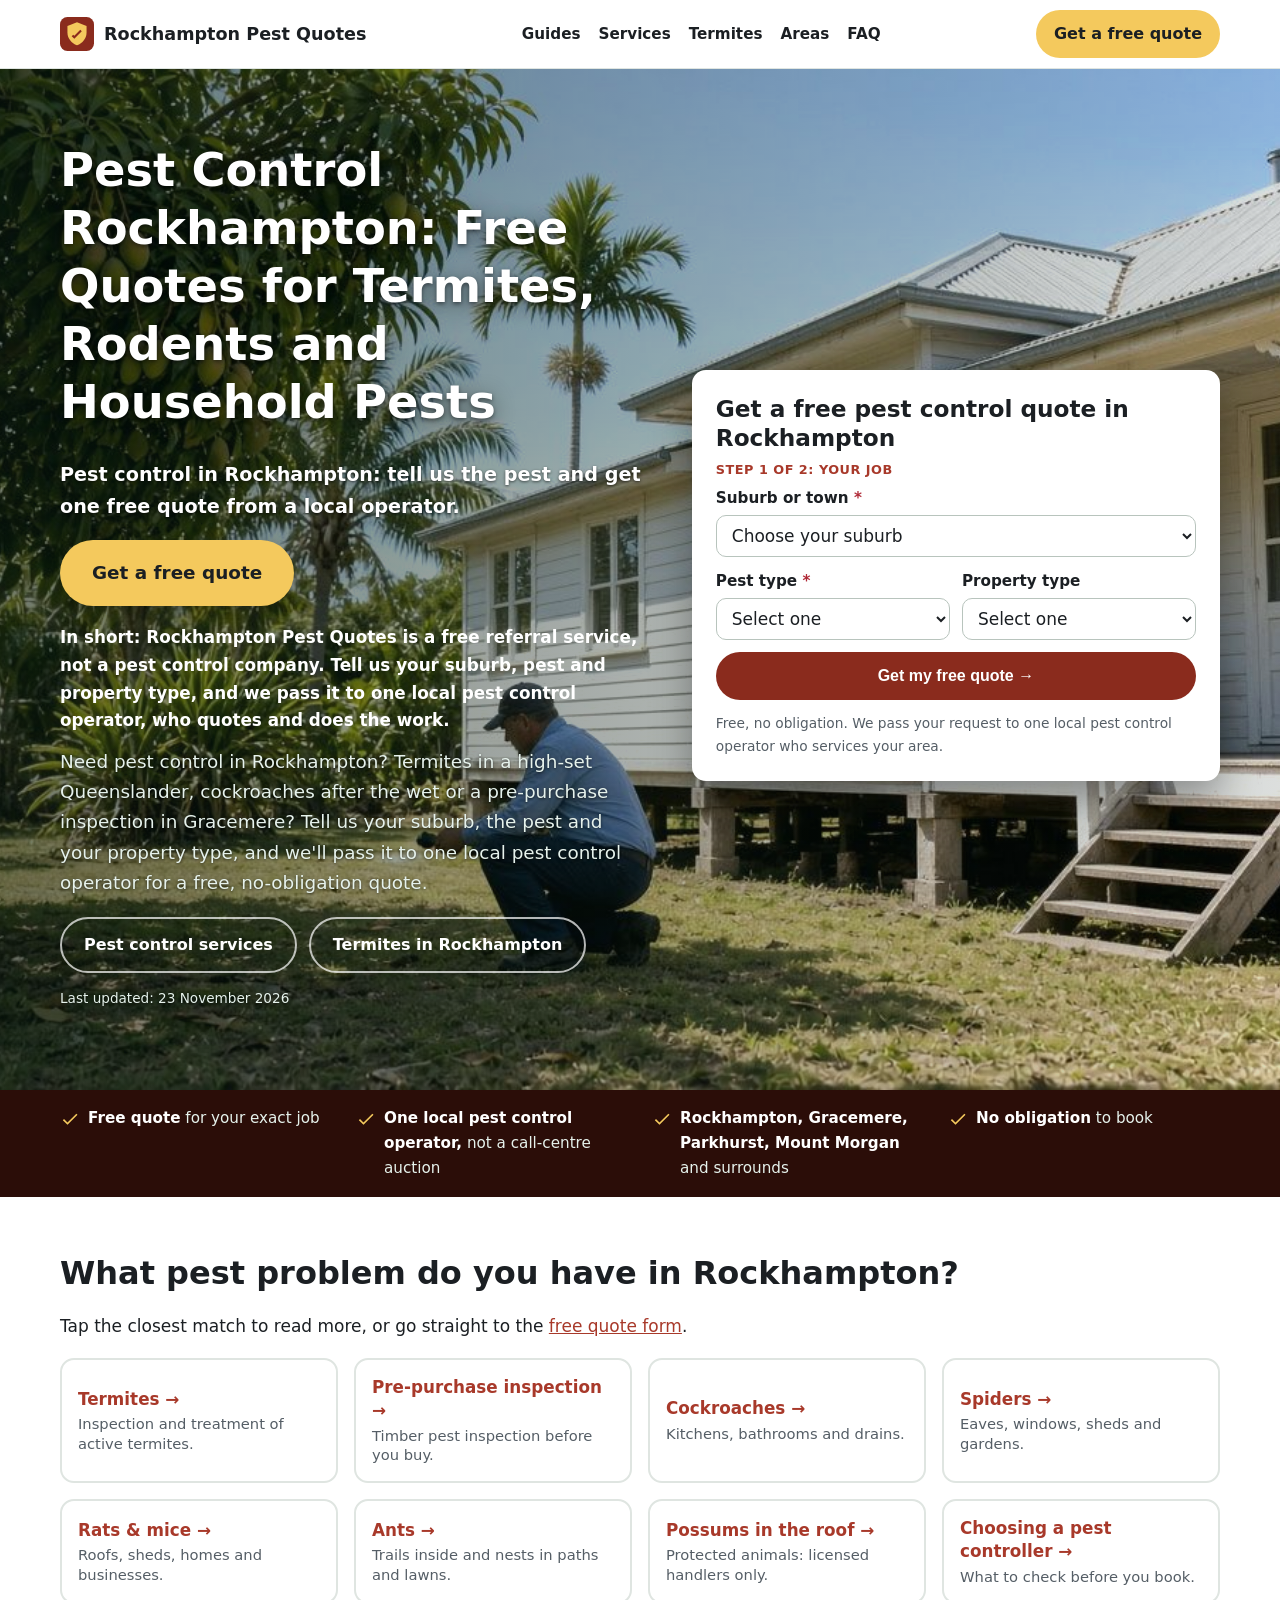
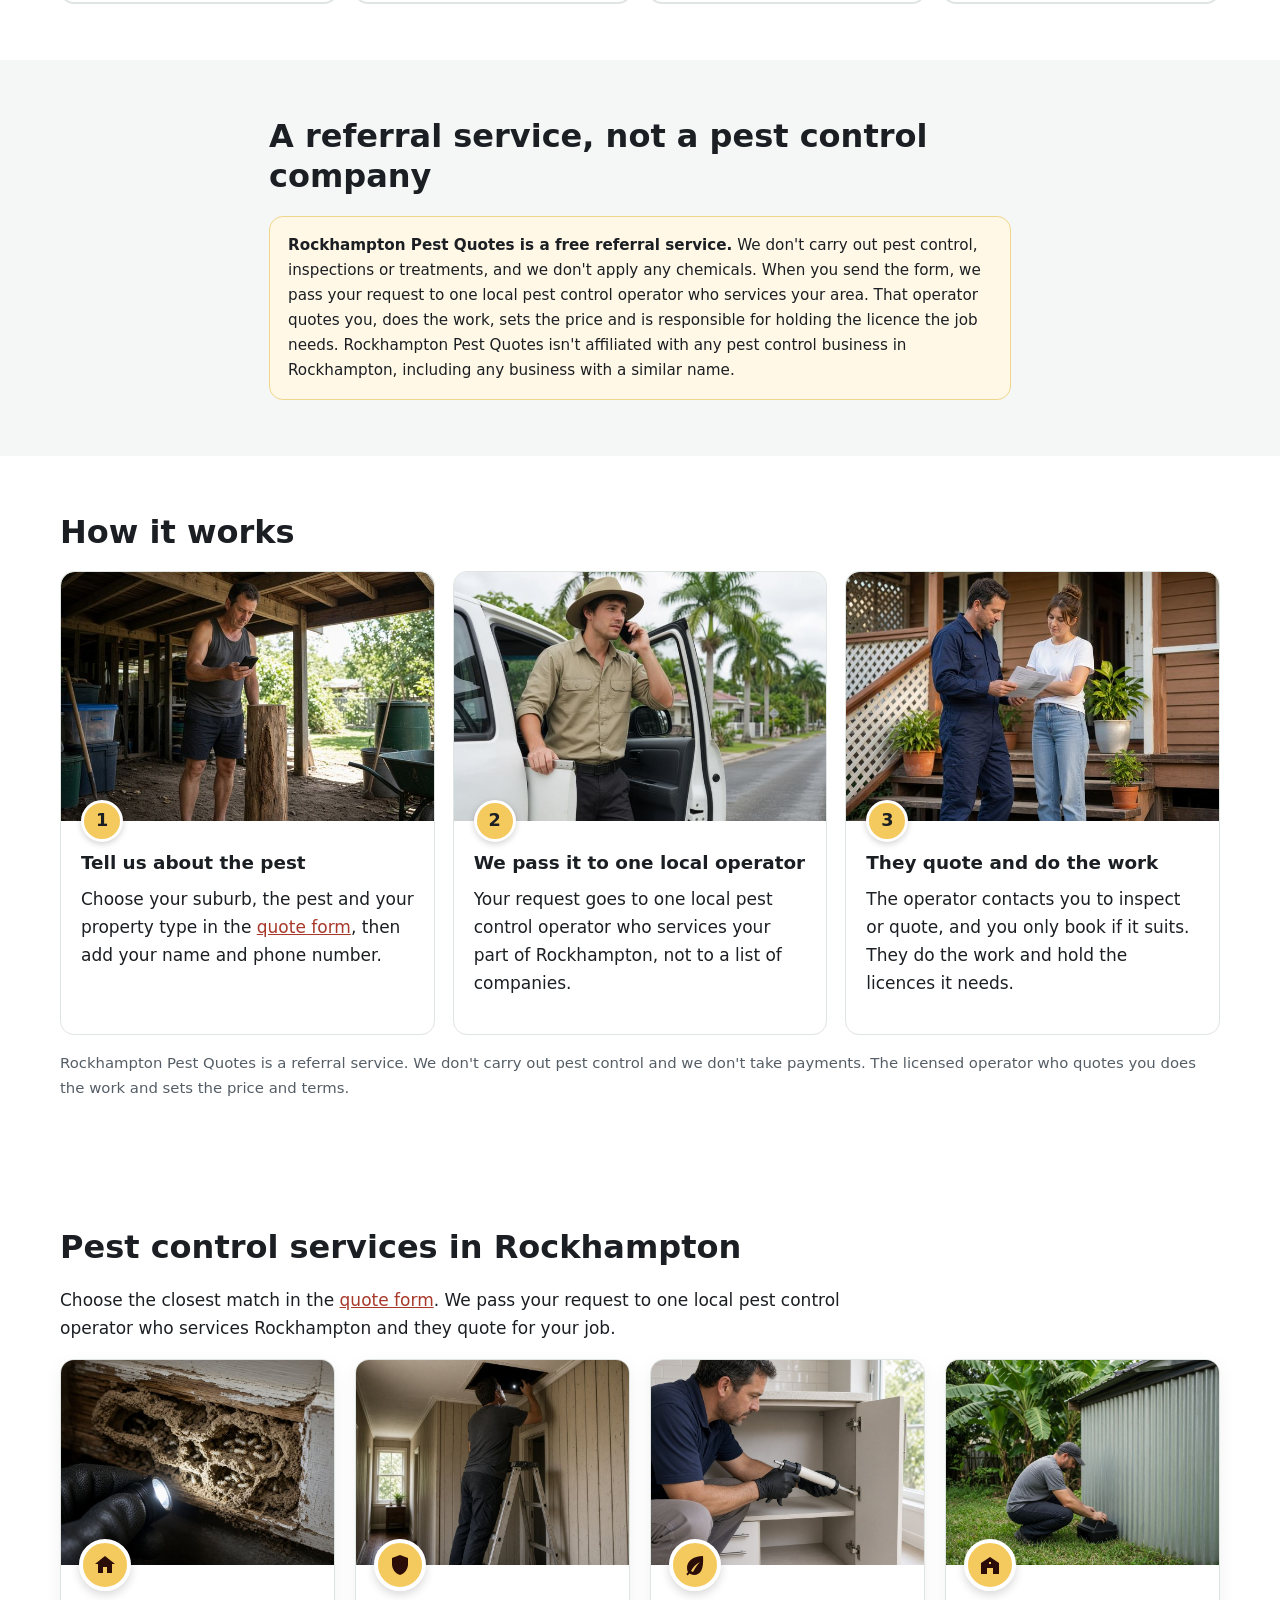
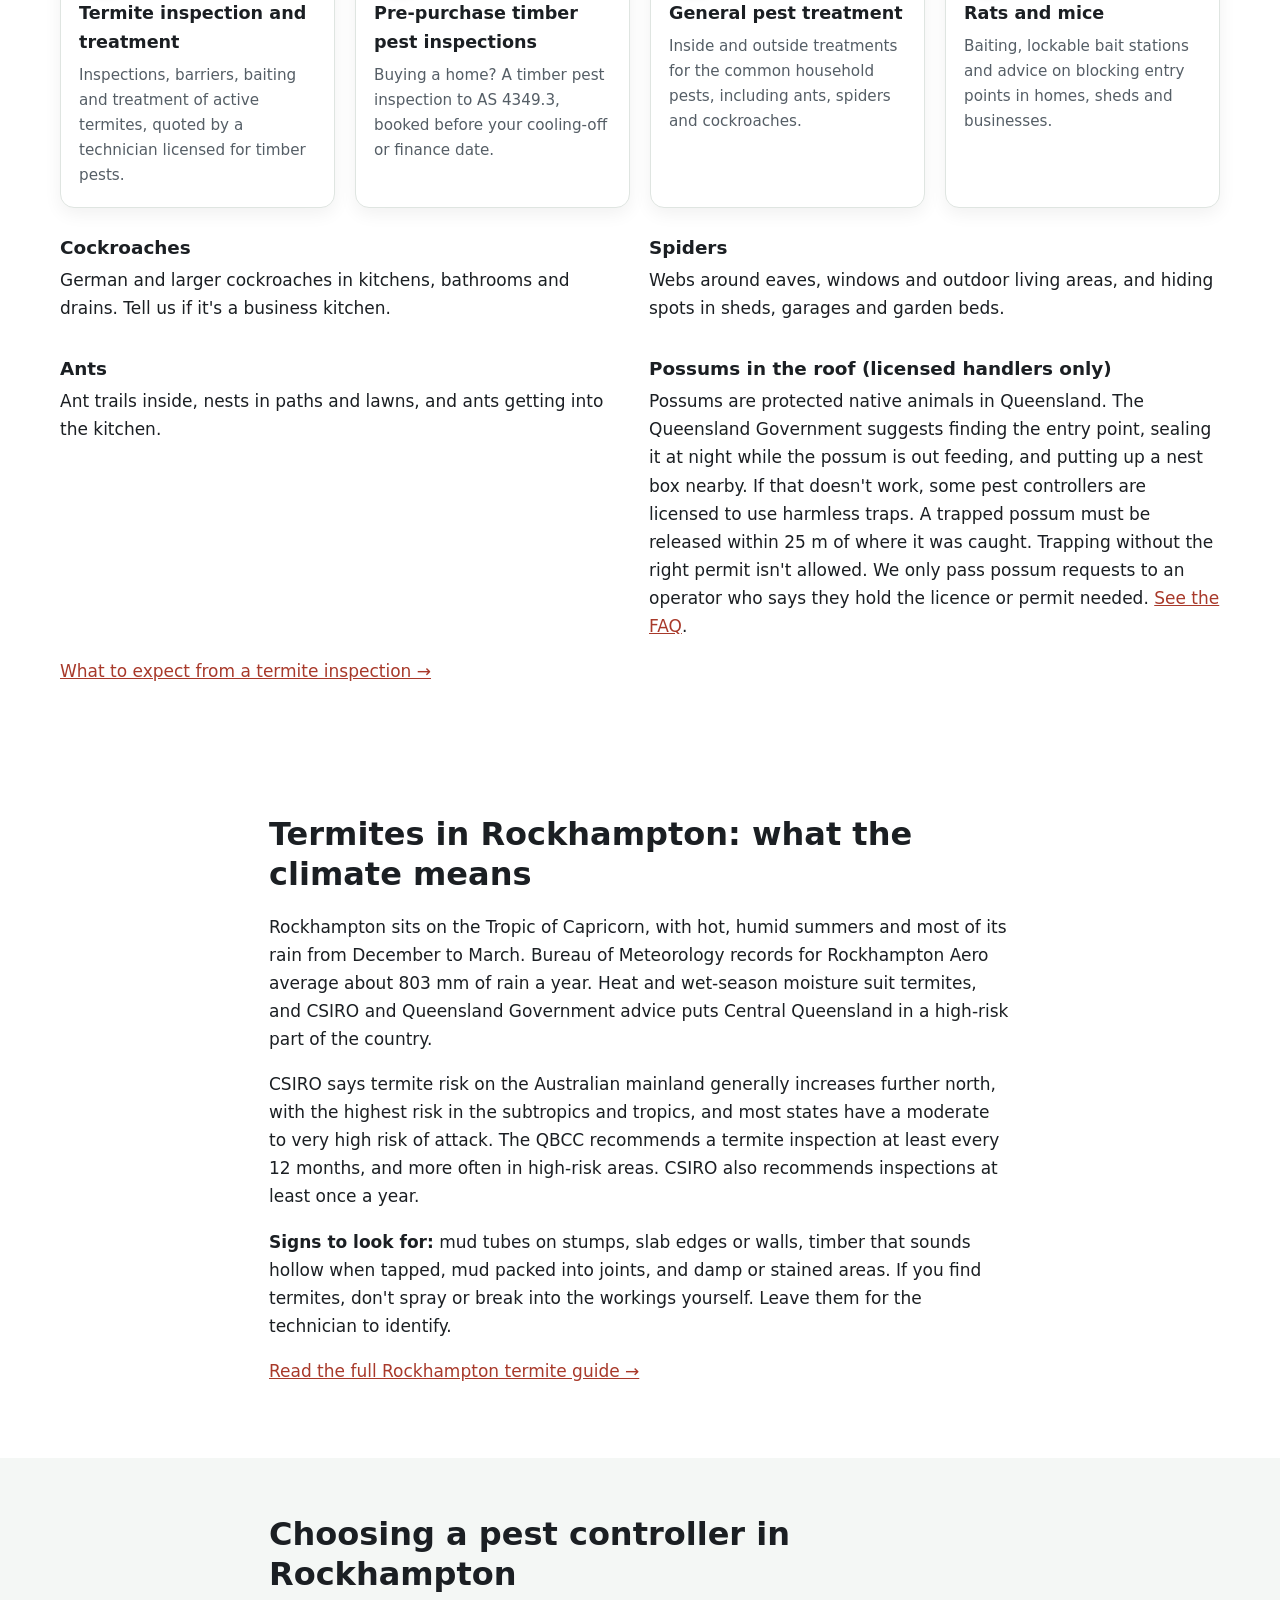
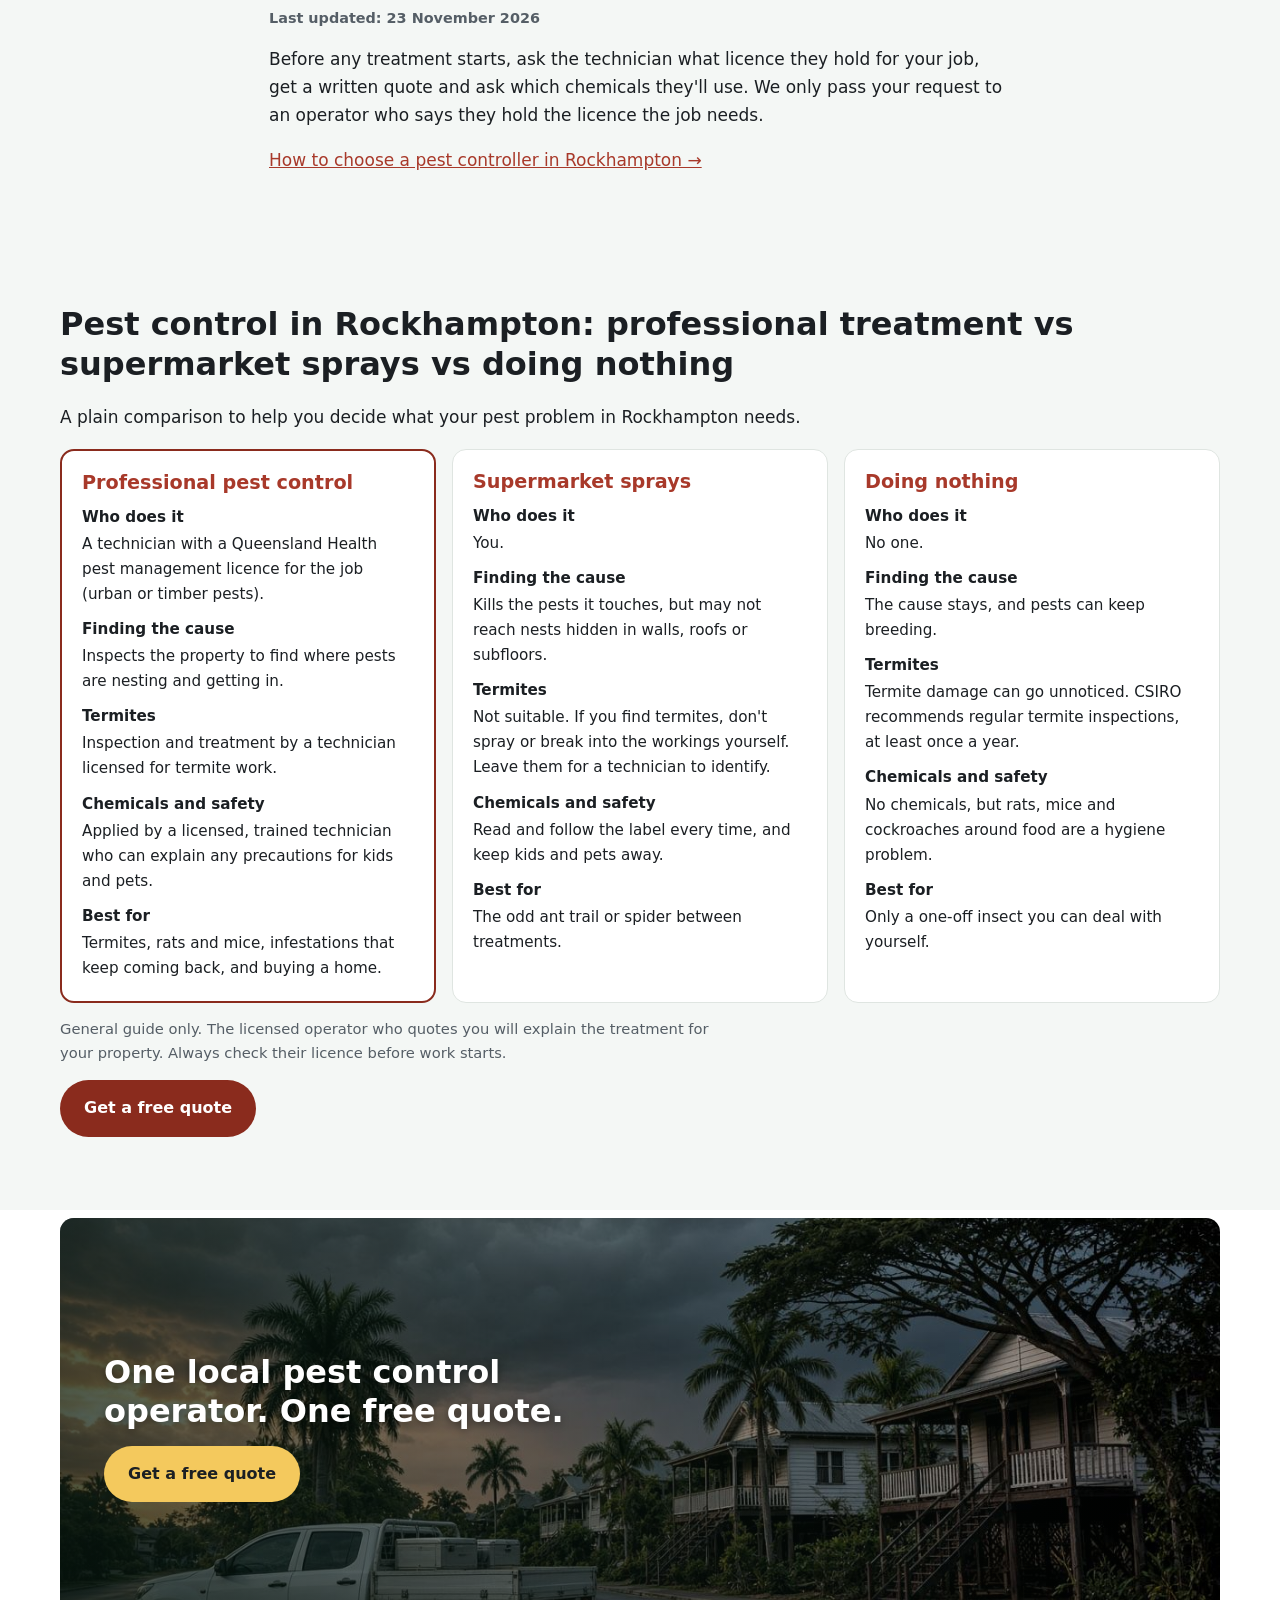
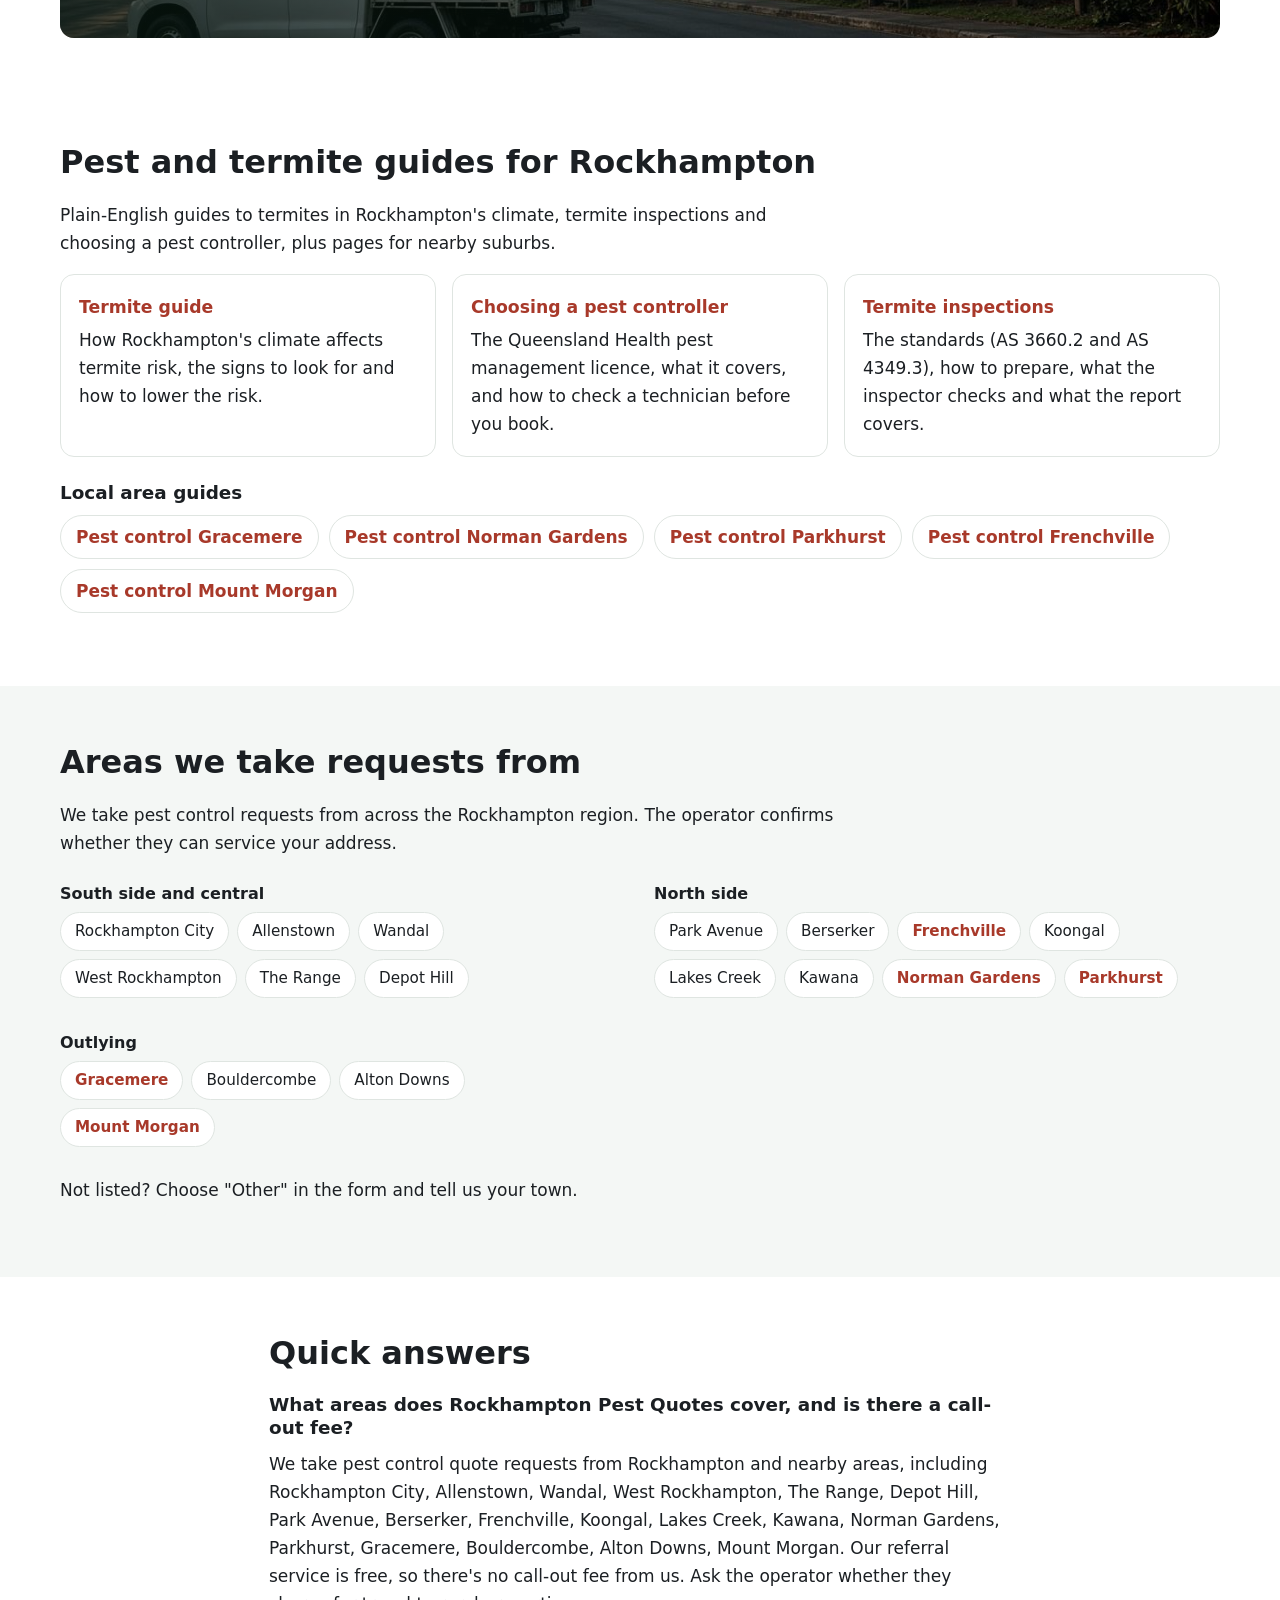
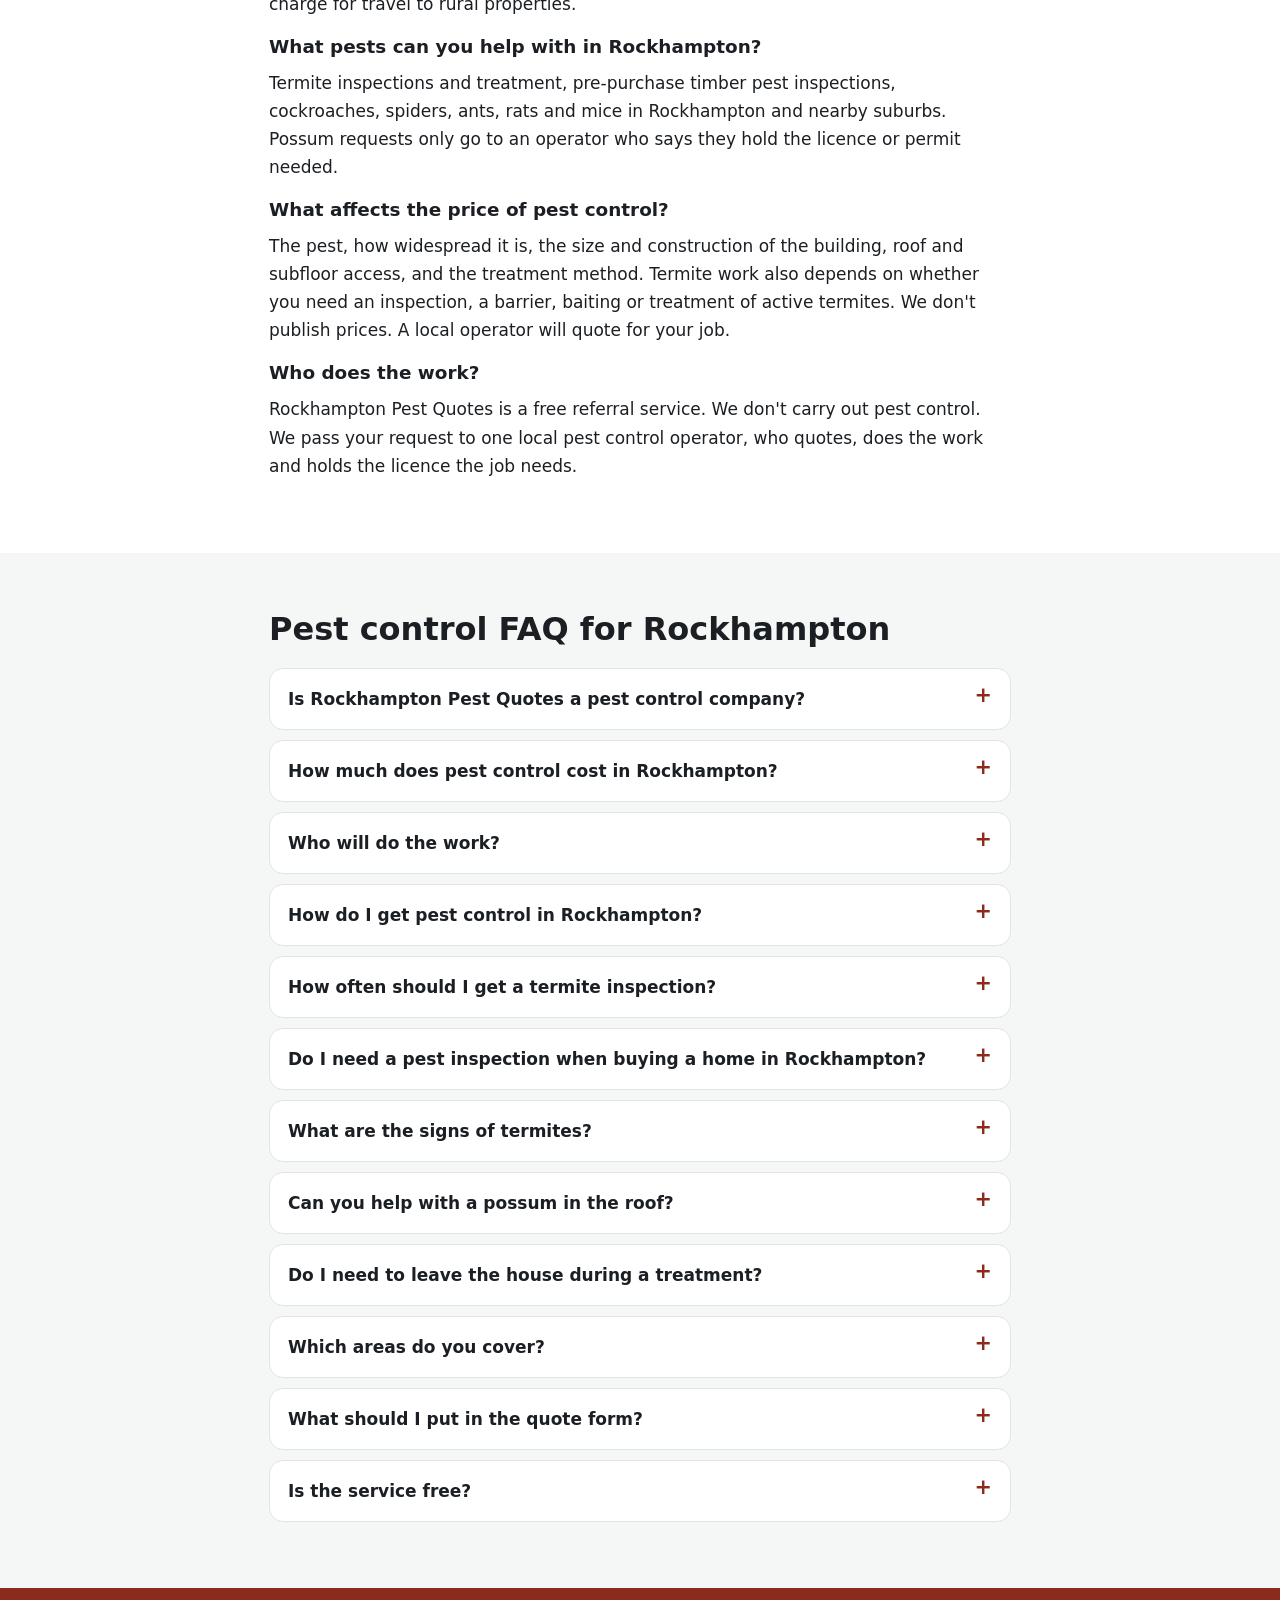
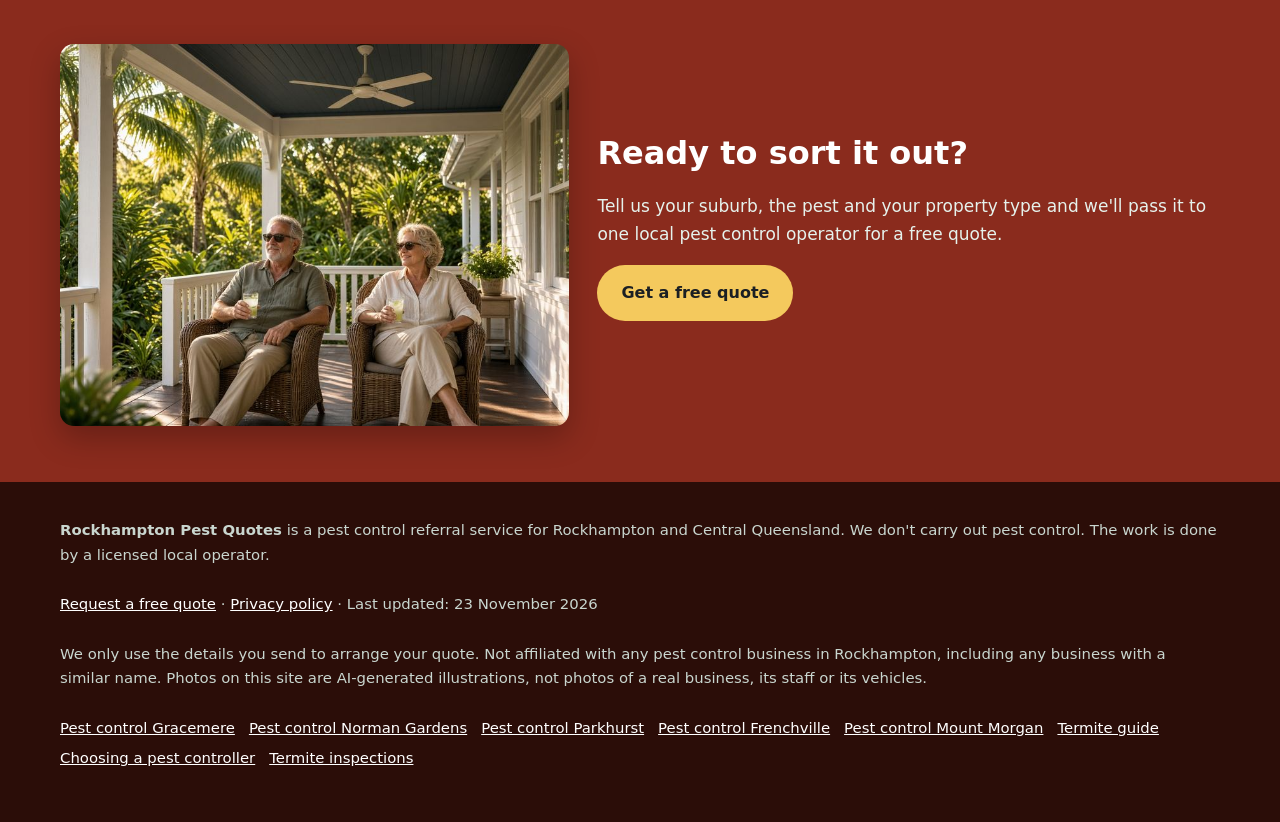
<file: index.html>
<!doctype html>
<html lang="en-AU">
<head>
<meta charset="utf-8">
<meta name="google-site-verification" content="ZKgoDOmA9ZTkDluiv49ah4Sl0IsWL3tCnnUpRpjQnsk" />
<meta name="viewport" content="width=device-width, initial-scale=1">
<title>Pest Control Rockhampton QLD | Termite Inspections &amp; Pest Treatment Quotes</title>
<meta name="description" content="Pest control in Rockhampton and nearby suburbs: termites, cockroaches, spiders, ants, rats and mice. Tell us the pest and get one free quote from a local operator.">
<link rel="canonical" href="https://rockhamptonpestcontrol.com/">
<link rel="icon" href="favicon.svg" type="image/svg+xml">
<meta name="theme-color" content="#8a2b1d">
<meta property="og:type" content="website">
<meta property="og:locale" content="en_AU">
<meta property="og:site_name" content="Rockhampton Pest Quotes">
<meta property="og:title" content="Pest Control Rockhampton QLD | Termite Inspections &amp; Pest Treatment Quotes">
<meta property="og:description" content="Pest control in Rockhampton: termites, cockroaches, spiders, ants, rats and mice. One free quote from a local operator.">
<meta property="og:url" content="https://rockhamptonpestcontrol.com/">
<meta property="og:image" content="https://rockhamptonpestcontrol.com/img/hero.jpg">
<meta name="twitter:card" content="summary_large_image">
<meta name="twitter:image" content="https://rockhamptonpestcontrol.com/img/hero.jpg">
<script>document.documentElement.classList.add('js')</script>
<link rel="stylesheet" href="styles.css">

<!-- Google tag (gtag.js) -->
<script async src="https://www.googletagmanager.com/gtag/js?id=G-4VEBL5G1DB"></script>
<script>
  window.dataLayer = window.dataLayer || [];
  function gtag(){dataLayer.push(arguments);}
  gtag('js', new Date());
  gtag('config', 'G-4VEBL5G1DB');
</script>

<script type="application/ld+json">
{
 "@context": "https://schema.org",
 "@type": "WebPage",
 "@id": "https://rockhamptonpestcontrol.com/#webpage",
 "url": "https://rockhamptonpestcontrol.com/",
 "name": "Pest Control Rockhampton QLD | Termite Inspections & Pest Treatment Quotes",
 "description": "Pest control in Rockhampton and nearby suburbs: termites, cockroaches, spiders, ants, rats and mice. Tell us the pest and get one free quote from a local operator.",
 "inLanguage": "en-AU",
 "dateModified": "2026-11-23",
 "isPartOf": {
  "@id": "https://rockhamptonpestcontrol.com/#website"
 },
 "about": {
  "@id": "https://rockhamptonpestcontrol.com/#business"
 }
}
</script>
<script type="application/ld+json">
{
 "@context": "https://schema.org",
 "@type": "LocalBusiness",
 "@id": "https://rockhamptonpestcontrol.com/#business",
 "name": "Rockhampton Pest Quotes",
 "url": "https://rockhamptonpestcontrol.com/",
 "description": "Pest control in Rockhampton and nearby suburbs: termites, cockroaches, spiders, ants, rats and mice. Tell us the pest and get one free quote from a local operator. A free referral service. It doesn't carry out pest control; one licensed local operator quotes and does the work.",
 "image": "https://rockhamptonpestcontrol.com/img/hero.jpg",
 "areaServed": [
  {
   "@type": "AdministrativeArea",
   "name": "Rockhampton Regional Council, QLD"
  },
  {
   "@type": "Place",
   "name": "Rockhampton City, QLD"
  },
  {
   "@type": "Place",
   "name": "Allenstown, QLD"
  },
  {
   "@type": "Place",
   "name": "Wandal, QLD"
  },
  {
   "@type": "Place",
   "name": "West Rockhampton, QLD"
  },
  {
   "@type": "Place",
   "name": "The Range, QLD"
  },
  {
   "@type": "Place",
   "name": "Depot Hill, QLD"
  },
  {
   "@type": "Place",
   "name": "Park Avenue, QLD"
  },
  {
   "@type": "Place",
   "name": "Berserker, QLD"
  },
  {
   "@type": "Place",
   "name": "Frenchville, QLD"
  },
  {
   "@type": "Place",
   "name": "Koongal, QLD"
  },
  {
   "@type": "Place",
   "name": "Lakes Creek, QLD"
  },
  {
   "@type": "Place",
   "name": "Kawana, QLD"
  },
  {
   "@type": "Place",
   "name": "Norman Gardens, QLD"
  },
  {
   "@type": "Place",
   "name": "Parkhurst, QLD"
  },
  {
   "@type": "Place",
   "name": "Gracemere, QLD"
  },
  {
   "@type": "Place",
   "name": "Bouldercombe, QLD"
  },
  {
   "@type": "Place",
   "name": "Alton Downs, QLD"
  },
  {
   "@type": "Place",
   "name": "Mount Morgan, QLD"
  }
 ],
 "knowsAbout": [
  "Pest control",
  "Termite inspections",
  "Termite management",
  "Pre-purchase timber pest inspections",
  "QLD pest management licensing"
 ]
}
</script>
<script type="application/ld+json">
{
 "@context": "https://schema.org",
 "@type": "WebSite",
 "@id": "https://rockhamptonpestcontrol.com/#website",
 "name": "Rockhampton Pest Quotes",
 "url": "https://rockhamptonpestcontrol.com/",
 "inLanguage": "en-AU",
 "dateModified": "2026-11-23"
}
</script>
<script type="application/ld+json">
{
 "@context": "https://schema.org",
 "@type": "Service",
 "@id": "https://rockhamptonpestcontrol.com/#service",
 "name": "Pest control quotes in Rockhampton",
 "serviceType": "Pest control",
 "description": "Free pest control and termite inspection quotes in Rockhampton and nearby suburbs. A referral service: we pass your request to one licensed local pest management operator.",
 "url": "https://rockhamptonpestcontrol.com/",
 "provider": {
  "@id": "https://rockhamptonpestcontrol.com/#business"
 },
 "areaServed": [
  {
   "@type": "AdministrativeArea",
   "name": "Rockhampton Regional Council, QLD"
  },
  {
   "@type": "Place",
   "name": "Rockhampton City, QLD"
  },
  {
   "@type": "Place",
   "name": "Allenstown, QLD"
  },
  {
   "@type": "Place",
   "name": "Wandal, QLD"
  },
  {
   "@type": "Place",
   "name": "West Rockhampton, QLD"
  },
  {
   "@type": "Place",
   "name": "The Range, QLD"
  },
  {
   "@type": "Place",
   "name": "Depot Hill, QLD"
  },
  {
   "@type": "Place",
   "name": "Park Avenue, QLD"
  },
  {
   "@type": "Place",
   "name": "Berserker, QLD"
  },
  {
   "@type": "Place",
   "name": "Frenchville, QLD"
  },
  {
   "@type": "Place",
   "name": "Koongal, QLD"
  },
  {
   "@type": "Place",
   "name": "Lakes Creek, QLD"
  },
  {
   "@type": "Place",
   "name": "Kawana, QLD"
  },
  {
   "@type": "Place",
   "name": "Norman Gardens, QLD"
  },
  {
   "@type": "Place",
   "name": "Parkhurst, QLD"
  },
  {
   "@type": "Place",
   "name": "Gracemere, QLD"
  },
  {
   "@type": "Place",
   "name": "Bouldercombe, QLD"
  },
  {
   "@type": "Place",
   "name": "Alton Downs, QLD"
  },
  {
   "@type": "Place",
   "name": "Mount Morgan, QLD"
  }
 ]
}
</script>
<script type="application/ld+json">
{
 "@context": "https://schema.org",
 "@type": "FAQPage",
 "mainEntity": [
  {
   "@type": "Question",
   "name": "Is Rockhampton Pest Quotes a pest control company?",
   "acceptedAnswer": {
    "@type": "Answer",
    "text": "No. Rockhampton Pest Quotes is a free referral service. We don't do pest control ourselves. We pass your request to one local pest control operator, who quotes and does the work."
   }
  },
  {
   "@type": "Question",
   "name": "How much does pest control cost in Rockhampton?",
   "acceptedAnswer": {
    "@type": "Answer",
    "text": "It depends on the pest, the size and construction of the property, access to the roof and subfloor, and the treatment used. We don't publish prices. Tell us about your job and a local operator will quote for it."
   }
  },
  {
   "@type": "Question",
   "name": "Who will do the work?",
   "acceptedAnswer": {
    "@type": "Answer",
    "text": "One local pest control operator who services your suburb. They contact you, quote, carry out the inspection or treatment and set their own terms. You only book if the quote suits."
   }
  },
  {
   "@type": "Question",
   "name": "How do I get pest control in Rockhampton?",
   "acceptedAnswer": {
    "@type": "Answer",
    "text": "Fill in the free quote form with your suburb, the pest and the property type. We pass it to one local pest control operator who services Rockhampton, and they contact you with a quote. There's no obligation to book."
   }
  },
  {
   "@type": "Question",
   "name": "How often should I get a termite inspection?",
   "acceptedAnswer": {
    "@type": "Answer",
    "text": "The QBCC recommends a termite inspection at least every 12 months, and more often in high-risk areas. CSIRO also recommends inspections at least once a year."
   }
  },
  {
   "@type": "Question",
   "name": "Do I need a pest inspection when buying a home in Rockhampton?",
   "acceptedAnswer": {
    "@type": "Answer",
    "text": "It's strongly advised. A timber pest inspection to AS 4349.3 looks for termites, borers and timber decay, and the things that make an attack more likely. In Queensland, termite inspection reports and advice are covered by QBCC termite management licences, so ask whoever does a pre-purchase timber pest inspection for their QBCC licence number. Book it early, because the time to finish inspections under a contract can be short."
   }
  },
  {
   "@type": "Question",
   "name": "What are the signs of termites?",
   "acceptedAnswer": {
    "@type": "Answer",
    "text": "Mud tubes on stumps, slab edges or walls, timber that sounds hollow when tapped, mud packed into cracks and joints, damp or stained areas, and swarms of winged termites. Don't disturb them. Leave them for the technician to identify."
   }
  },
  {
   "@type": "Question",
   "name": "Can you help with a possum in the roof?",
   "acceptedAnswer": {
    "@type": "Answer",
    "text": "Possums are protected native animals in Queensland. The Queensland Government suggests finding the entry point, sealing it at night while the possum is out feeding, and putting up a nest box nearby. If that doesn't work, some pest controllers are licensed to use harmless traps. A trapped possum must be released within 25 m of where it was caught. Trapping without the right permit isn't allowed. We only pass possum requests to an operator who says they hold the licence or permit needed."
   }
  },
  {
   "@type": "Question",
   "name": "Do I need to leave the house during a treatment?",
   "acceptedAnswer": {
    "@type": "Answer",
    "text": "It depends on the treatment. The technician should tell you which chemicals they use, how they apply them, whether windows need to be closed, what to do about pets, and how long to wait before going back into treated areas. Ask before the job starts."
   }
  },
  {
   "@type": "Question",
   "name": "Which areas do you cover?",
   "acceptedAnswer": {
    "@type": "Answer",
    "text": "We take requests from Rockhampton and nearby areas, including Rockhampton City, Allenstown, Wandal, West Rockhampton, The Range, Depot Hill, Park Avenue, Berserker, Frenchville, Koongal, Lakes Creek, Kawana, Norman Gardens, Parkhurst, Gracemere, Bouldercombe, Alton Downs, Mount Morgan. The operator confirms whether they can service your address."
   }
  },
  {
   "@type": "Question",
   "name": "What should I put in the quote form?",
   "acceptedAnswer": {
    "@type": "Answer",
    "text": "Your suburb, the pest, the type of property and a short description, such as where you've seen activity, whether it's a slab or raised floor, and any earlier termite treatment. You can add a preferred date."
   }
  },
  {
   "@type": "Question",
   "name": "Is the service free?",
   "acceptedAnswer": {
    "@type": "Answer",
    "text": "Yes. Requesting a quote is free and there's no obligation to book. We don't take payments. Any price is agreed directly between you and the operator."
   }
  },
  {
   "@type": "Question",
   "name": "What areas does Rockhampton Pest Quotes cover, and is there a call-out fee?",
   "acceptedAnswer": {
    "@type": "Answer",
    "text": "We take pest control quote requests from Rockhampton and nearby areas, including Rockhampton City, Allenstown, Wandal, West Rockhampton, The Range, Depot Hill, Park Avenue, Berserker, Frenchville, Koongal, Lakes Creek, Kawana, Norman Gardens, Parkhurst, Gracemere, Bouldercombe, Alton Downs, Mount Morgan. Our referral service is free, so there's no call-out fee from us. Ask the operator whether they charge for travel to rural properties."
   }
  },
  {
   "@type": "Question",
   "name": "What pests can you help with in Rockhampton?",
   "acceptedAnswer": {
    "@type": "Answer",
    "text": "Termite inspections and treatment, pre-purchase timber pest inspections, cockroaches, spiders, ants, rats and mice in Rockhampton and nearby suburbs. Possum requests only go to an operator who says they hold the licence or permit needed."
   }
  },
  {
   "@type": "Question",
   "name": "What affects the price of pest control?",
   "acceptedAnswer": {
    "@type": "Answer",
    "text": "The pest, how widespread it is, the size and construction of the building, roof and subfloor access, and the treatment method. Termite work also depends on whether you need an inspection, a barrier, baiting or treatment of active termites. We don't publish prices. A local operator will quote for your job."
   }
  },
  {
   "@type": "Question",
   "name": "Who does the work?",
   "acceptedAnswer": {
    "@type": "Answer",
    "text": "Rockhampton Pest Quotes is a free referral service. We don't carry out pest control. We pass your request to one local pest control operator, who quotes, does the work and holds the licence the job needs."
   }
  }
 ]
}
</script>
<!--h3:css--><style>
.h3-tag{font-size:1.2rem;font-weight:600;margin:.2em 0 .9em;color:#fff;text-shadow:0 1px 3px rgba(0,0,0,.6);max-width:36em}
.btn-xl{font-size:1.15rem;padding:16px 30px;min-height:54px;box-shadow:0 6px 18px rgba(0,0,0,.25)}
.h3-cta{margin:0 0 18px}
.need-grid{display:grid;grid-template-columns:repeat(2,minmax(0,1fr));gap:12px;margin-top:18px}
@media(min-width:800px){.need-grid{grid-template-columns:repeat(4,minmax(0,1fr));gap:16px}}
.need-grid a{display:flex;flex-direction:column;justify-content:center;min-height:96px;padding:16px;background:#fff;border:2px solid var(--line);border-radius:var(--radius);text-decoration:none;color:var(--ink);line-height:1.35}
.need-grid a:hover,.need-grid a:focus-visible{border-color:var(--green);background:var(--soft)}
.need-grid strong{color:var(--green-2);font-size:1.05rem;margin-bottom:4px}
.need-grid strong::after{content:" \2192"}
.need-grid span{font-size:.92rem;color:var(--muted)}
.cmp{display:grid;gap:16px;margin-top:18px}
@media(min-width:900px){.cmp{grid-template-columns:repeat(3,minmax(0,1fr))}}
.cmp article{background:#fff;border:1px solid var(--line);border-radius:var(--radius);padding:20px}
.cmp article.cmp-main{border:2px solid var(--green)}
.cmp h3{margin:0 0 10px;font-size:1.2rem;color:var(--green-2)}
.cmp dl{margin:0}.cmp dt{font-weight:700;margin-top:10px;font-size:.95rem}.cmp dd{margin:2px 0 0;color:var(--ink);font-size:.95rem}
.cmp-note{font-size:.92rem;color:var(--muted);margin-top:14px;max-width:46em}
.mobile-call{transition:transform .2s ease;padding-bottom:calc(10px + env(safe-area-inset-bottom))}
.mobile-call .btn{min-height:48px;font-size:1.05rem}
.mobile-call.mc-off{transform:translateY(120%)}
@media(prefers-reduced-motion:reduce){.mobile-call{transition:none}}
</style><!--/h3:css-->
</head>
<body>
<a class="skip-link" href="#main">Skip to content</a>

<header class="site-header">
  <div class="wrap">
    <a class="brand" href="/" aria-label="Rockhampton Pest Quotes home">
      <svg viewBox="0 0 64 64" aria-hidden="true"><rect width="64" height="64" rx="14" fill="#8a2b1d"/><path d="M32 10 14 17v12c0 11 7.6 20.5 18 24 10.4-3.5 18-13 18-24V17z" fill="#f4c95d"/><path d="M27 41l-5-5 2.8-2.8L27 35.4l11.2-11.2L41 27z" fill="#8a2b1d"/></svg>
      Rockhampton Pest Quotes
    </a>
    <nav class="nav" aria-label="Main">
      <a href="#guides">Guides</a>      <a href="#services">Services</a><a href="#termites">Termites</a><a href="#areas">Areas</a><a href="#faq">FAQ</a>
    </nav>
    <a class="btn btn-call header-call" href="#quote">Get a free quote</a>
  </div>
</header>

<main id="main">
<section class="hero" aria-labelledby="h1">
  <picture class="hero-bg">
    <source media="(max-width: 700px)" srcset="img/hero-mobile.jpg" width="684" height="720">
    <img src="img/hero.jpg" width="1280" height="720" alt="Pest control technician inspecting the yard of a white high-set Queenslander with palm trees" fetchpriority="high" decoding="async">
  </picture>
  <div class="wrap hero-grid">
    <div class="hero-copy">
      <h1 id="h1">Pest Control Rockhampton: Free Quotes for Termites, Rodents and Household Pests</h1><!--h3:hero-->
      <p class="h3-tag">Pest control in Rockhampton: tell us the pest and get one free quote from a local operator.</p>
      <p class="h3-cta"><a class="btn btn-call btn-xl" href="#quote">Get a free quote</a></p><!--/h3:hero-->
      <p class="summary">In short: Rockhampton Pest Quotes is a free referral service, not a pest control company. Tell us your suburb, pest and property type, and we pass it to one local pest control operator, who quotes and does the work.</p>
      <p class="lead">Need pest control in Rockhampton? Termites in a high-set Queenslander, cockroaches after the wet or a pre-purchase inspection in Gracemere? Tell us your suburb, the pest and your property type, and we'll pass it to one local pest control operator for a free, no-obligation quote.</p>
      <div class="ctas"><a class="btn btn-ghost" href="#services">Pest control services</a><a class="btn btn-ghost" href="#termites">Termites in Rockhampton</a></div>
      <p class="updated">Last updated: 23 November 2026</p>
    </div>
    <div class="hero-form-card" id="quote">
      <h2 id="quote-h">Get a free pest control quote in Rockhampton</h2>
      <form class="quote-form two-step" id="quote-form" action="https://formsubmit.co/quotes@rockhamptonpestcontrol.com" method="post" novalidate>
        <input type="hidden" name="_subject" value="New quote request – rockhamptonpestcontrol.com">
        <input type="hidden" name="_captcha" value="true">
        <input type="hidden" name="_template" value="table">
        <input type="hidden" name="_next" value="https://rockhamptonpestcontrol.com/thanks.html?lead=1">
        <input type="hidden" name="_autoresponse" value="Thanks for your pest control request. We&#x27;ve received it and are passing it to a local pest control operator, who&#x27;ll be in touch shortly with availability and a price.">
        <input type="text" name="_honey" style="display:none" tabindex="-1" autocomplete="off" aria-hidden="true">
        <input type="hidden" name="source" value="rockhamptonpestcontrol.com">
        <fieldset class="step step-1">
          <legend class="step-label">Step 1 of 2: your job</legend>
          <div class="full"><label for="suburb">Suburb or town <span class="req" aria-hidden="true">*</span></label>
            <select id="suburb" name="suburb" required><option value="">Choose your suburb</option><option>Rockhampton City</option><option>Allenstown</option><option>Wandal</option><option>West Rockhampton</option><option>The Range</option><option>Depot Hill</option><option>Park Avenue</option><option>Berserker</option><option>Frenchville</option><option>Koongal</option><option>Lakes Creek</option><option>Kawana</option><option>Norman Gardens</option><option>Parkhurst</option><option>Gracemere</option><option>Bouldercombe</option><option>Alton Downs</option><option>Mount Morgan</option><option value="Other">Other (tell us below)</option></select></div>
          <div class="full other-wrap"><label for="suburb_other">Other suburb or town</label><input id="suburb_other" name="suburb_other" type="text" autocomplete="address-level2"></div>
          <div><label for="pest">Pest type <span class="req" aria-hidden="true">*</span></label>
            <select id="pest" name="pest_type" required><option value="">Select one</option><option>Termites: inspection</option><option>Termites: treatment or barrier</option><option>Pre-purchase timber pest inspection</option><option>General pest treatment</option><option>Cockroaches</option><option>Spiders</option><option>Rats or mice</option><option>Ants</option><option>Possum in the roof (licensed handler only)</option><option>Other or not sure</option></select></div>
          <div><label for="property">Property type</label>
            <select id="property" name="property_type"><option value="Not stated">Select one</option><option>House</option><option>Unit or townhouse</option><option>Rental (tenant or landlord)</option><option>Home I'm buying</option><option>Business or commercial</option><option>Farm or rural property</option></select></div>
          <div class="full js-only"><button class="btn btn-primary btn-block" type="button" id="to-step-2">Get my free quote →</button></div>
          <p class="microcopy full">Free, no obligation. We pass your request to one local pest control operator who services your area.</p>
          <p class="form-error full" id="step1-error" role="alert" hidden>Please choose your suburb and pest type.</p>
        </fieldset>
        <fieldset class="step step-2" id="step-2">
          <legend class="step-label">Step 2 of 2: your details</legend>
          <div><label for="name">Name <span class="req" aria-hidden="true">*</span></label><input id="name" name="name" type="text" autocomplete="name" required></div>
          <div><label for="phone">Phone <span class="req" aria-hidden="true">*</span></label><input id="phone" name="phone" type="tel" autocomplete="tel" inputmode="tel" required></div>
          <div><label for="email">Email</label><input id="email" name="email" type="email" autocomplete="email"></div>
          <div><label for="date">Preferred date</label><input id="date" name="preferred_date" type="date"></div>
          <div class="full"><label for="message">Anything else?</label><textarea id="message" name="message" rows="2" placeholder="e.g. high-set timber house, mud on the stumps, last inspected 3 years ago"></textarea></div>
          <p class="consent full">By sending this form you agree we can share your details with one local pest control operator so they can quote for your job. See our <a href="privacy.html">privacy policy</a>.</p>
          <div class="full step2-actions"><button class="btn btn-primary" type="submit">Send my quote request</button><button class="btn-link js-only" type="button" id="back-1">← Back</button></div>
        </fieldset>
      </form>
    </div>
  </div>
</section>
<section class="trust" aria-label="Why use this service">
  <ul class="wrap trust-list"><li><svg viewBox="0 0 24 24" aria-hidden="true"><path fill="currentColor" d="M9 16.2 4.8 12l-1.4 1.4L9 19 21 7l-1.4-1.4z"/></svg><span><strong>Free quote</strong> for your exact job</span></li><li><svg viewBox="0 0 24 24" aria-hidden="true"><path fill="currentColor" d="M9 16.2 4.8 12l-1.4 1.4L9 19 21 7l-1.4-1.4z"/></svg><span><strong>One local pest control operator,</strong> not a call-centre auction</span></li><li><svg viewBox="0 0 24 24" aria-hidden="true"><path fill="currentColor" d="M9 16.2 4.8 12l-1.4 1.4L9 19 21 7l-1.4-1.4z"/></svg><span><strong>Rockhampton, Gracemere, Parkhurst, Mount Morgan</strong> and surrounds</span></li><li><svg viewBox="0 0 24 24" aria-hidden="true"><path fill="currentColor" d="M9 16.2 4.8 12l-1.4 1.4L9 19 21 7l-1.4-1.4z"/></svg><span><strong>No obligation</strong> to book</span></li></ul>
</section>
<!--h3:need-->
<section id="need" aria-labelledby="need-h">
  <div class="wrap">
    <h2 id="need-h">What pest problem do you have in Rockhampton?</h2>
    <p class="intro">Tap the closest match to read more, or go straight to the <a href="#quote">free quote form</a>.</p>
    <div class="need-grid"><a href="/termites-rockhampton/"><strong>Termites</strong><span>Inspection and treatment of active termites.</span></a><a href="/termite-inspection/"><strong>Pre-purchase inspection</strong><span>Timber pest inspection before you buy.</span></a><a href="#quote"><strong>Cockroaches</strong><span>Kitchens, bathrooms and drains.</span></a><a href="#quote"><strong>Spiders</strong><span>Eaves, windows, sheds and gardens.</span></a><a href="#quote"><strong>Rats &amp; mice</strong><span>Roofs, sheds, homes and businesses.</span></a><a href="#quote"><strong>Ants</strong><span>Trails inside and nests in paths and lawns.</span></a><a href="#services"><strong>Possums in the roof</strong><span>Protected animals: licensed handlers only.</span></a><a href="/pest-control-licence-qld/"><strong>Choosing a pest controller</strong><span>What to check before you book.</span></a></div>
  </div>
</section>
<!--/h3:need-->
<section class="alt" id="referral" aria-labelledby="ref-h">
  <div class="wrap intro">
    <h2 id="ref-h">A referral service, not a pest control company</h2>
    <div class="disclaimer"><p style="margin:0"><strong>Rockhampton Pest Quotes is a free referral service.</strong> We don't carry out pest control, inspections or treatments, and we don't apply any chemicals. When you send the form, we pass your request to one local pest control operator who services your area. That operator quotes you, does the work, sets the price and is responsible for holding the licence the job needs. Rockhampton Pest Quotes isn't affiliated with any pest control business in Rockhampton, including any business with a similar name.</p></div>
  </div>
</section>
<section id="how" aria-labelledby="how-h">
  <div class="wrap">
    <h2 id="how-h">How it works</h2>
    <ol class="steps grid grid-3">
      <li class="card step-card"><span class="step-img"><img src="img/step1.jpg" width="700" height="467" loading="lazy" decoding="async" alt="Man under a high-set house checking a timber stump with his phone"></span><div class="step-body"><span class="step-num">1</span><h3>Tell us about the pest</h3><p>Choose your suburb, the pest and your property type in the <a href="#quote">quote form</a>, then add your name and phone number.</p></div></li>
      <li class="card step-card"><span class="step-img"><img src="img/step2.jpg" width="700" height="467" loading="lazy" decoding="async" alt="Pest control technician in a hat on the phone beside a white van in a street with palm trees"></span><div class="step-body"><span class="step-num">2</span><h3>We pass it to one local operator</h3><p>Your request goes to one local pest control operator who services your part of Rockhampton, not to a list of companies.</p></div></li>
      <li class="card step-card"><span class="step-img"><img src="img/step3.jpg" width="700" height="467" loading="lazy" decoding="async" alt="Technician showing a report to a homeowner at the front steps of a Queenslander"></span><div class="step-body"><span class="step-num">3</span><h3>They quote and do the work</h3><p>The operator contacts you to inspect or quote, and you only book if it suits. They do the work and hold the licences it needs.</p></div></li>
      </ol>
    <p class="note">Rockhampton Pest Quotes is a referral service. We don't carry out pest control and we don't take payments. The licensed operator who quotes you does the work and sets the price and terms.</p>
  </div>
</section>
<section id="services" aria-labelledby="services-h">
  <div class="wrap">
    <h2 id="services-h">Pest control services in Rockhampton</h2>
    <p class="intro">Choose the closest match in the <a href="#quote">quote form</a>. We pass your request to one local pest control operator who services Rockhampton and they quote for your job.</p>
    <div class="photo-cards">
      <a class="photo-card" href="/termites-rockhampton/">
        <span class="pc-img"><img src="img/card-termite.jpg" width="900" height="675" loading="lazy" decoding="async" alt="Torch lighting termite damage inside a wall cavity"></span>
        <span class="pc-body"><span class="pc-icon"><svg viewBox="0 0 24 24" aria-hidden="true"><path fill="currentColor" d="M12 3 2 11h3v9h5v-6h4v6h5v-9h3z"/></svg></span><strong class="pc-title">Termite inspection and treatment</strong><span class="pc-text">Inspections, barriers, baiting and treatment of active termites, quoted by a technician licensed for timber pests.</span></span>
      </a>
      <a class="photo-card" href="/termite-inspection/">
        <span class="pc-img"><img src="img/card-inspect.jpg" width="900" height="675" loading="lazy" decoding="async" alt="Inspector on a ladder checking a ceiling access hatch with a torch"></span>
        <span class="pc-body"><span class="pc-icon"><svg viewBox="0 0 24 24" aria-hidden="true"><path fill="currentColor" d="M12 2 4 5v6c0 5 3.4 9.7 8 11 4.6-1.3 8-6 8-11V5z"/></svg></span><strong class="pc-title">Pre-purchase timber pest inspections</strong><span class="pc-text">Buying a home? A timber pest inspection to AS 4349.3, booked before your cooling-off or finance date.</span></span>
      </a>
      <a class="photo-card" href="#quote">
        <span class="pc-img"><img src="img/card-general.jpg" width="900" height="675" loading="lazy" decoding="async" alt="Technician applying gel bait inside a kitchen cupboard"></span>
        <span class="pc-body"><span class="pc-icon"><svg viewBox="0 0 24 24" aria-hidden="true"><path fill="currentColor" d="M20 3C10 3 4 8 4 15c0 1.6.4 3 1 4.2L3.3 21l1.4 1.4 1.8-1.8C7.8 21.5 9.3 22 11 22c6.6 0 10-6 9-19zM8 18c2-4 5-7 9-9-3 3-5 6-7 10z"/></svg></span><strong class="pc-title">General pest treatment</strong><span class="pc-text">Inside and outside treatments for the common household pests, including ants, spiders and cockroaches.</span></span>
      </a>
      <a class="photo-card" href="#quote">
        <span class="pc-img"><img src="img/card-rodent.jpg" width="900" height="675" loading="lazy" decoding="async" alt="Technician setting a lockable bait station beside a garden shed"></span>
        <span class="pc-body"><span class="pc-icon"><svg viewBox="0 0 24 24" aria-hidden="true"><path fill="currentColor" d="M3 21V10l9-6 9 6v11h-6v-6H9v6zm8-10h2V9h-2z"/></svg></span><strong class="pc-title">Rats and mice</strong><span class="pc-text">Baiting, lockable bait stations and advice on blocking entry points in homes, sheds and businesses.</span></span>
      </a>
    </div>
    <div class="grid grid-2 more-jobs"><div><h3>Cockroaches</h3><p>German and larger cockroaches in kitchens, bathrooms and drains. Tell us if it's a business kitchen.</p></div><div><h3>Spiders</h3><p>Webs around eaves, windows and outdoor living areas, and hiding spots in sheds, garages and garden beds.</p></div><div><h3>Ants</h3><p>Ant trails inside, nests in paths and lawns, and ants getting into the kitchen.</p></div><div><h3>Possums in the roof (licensed handlers only)</h3><p>Possums are protected native animals in Queensland. The Queensland Government suggests finding the entry point, sealing it at night while the possum is out feeding, and putting up a nest box nearby. If that doesn't work, some pest controllers are licensed to use harmless traps. A trapped possum must be released within 25 m of where it was caught. Trapping without the right permit isn't allowed. We only pass possum requests to an operator who says they hold the licence or permit needed. <a href="#faq">See the FAQ</a>.</p></div></div>
    <p><a href="/termite-inspection/">What to expect from a termite inspection →</a></p>
  </div>
</section>
<section id="termites" aria-labelledby="term-h">
  <div class="wrap intro">
    <h2 id="term-h">Termites in Rockhampton: what the climate means</h2>
    <p>Rockhampton sits on the Tropic of Capricorn, with hot, humid summers and most of its rain from December to March. Bureau of Meteorology records for Rockhampton Aero average about 803 mm of rain a year. Heat and wet-season moisture suit termites, and CSIRO and Queensland Government advice puts Central Queensland in a high-risk part of the country.</p>
    <p>CSIRO says termite risk on the Australian mainland generally increases further north, with the highest risk in the subtropics and tropics, and most states have a moderate to very high risk of attack. The QBCC recommends a termite inspection at least every 12 months, and more often in high-risk areas. CSIRO also recommends inspections at least once a year.</p>
    <p><strong>Signs to look for:</strong> mud tubes on stumps, slab edges or walls, timber that sounds hollow when tapped, mud packed into joints, and damp or stained areas. If you find termites, don't spray or break into the workings yourself. Leave them for the technician to identify.</p>
    <p><a href="/termites-rockhampton/">Read the full Rockhampton termite guide →</a></p>
  </div>
</section>
<section class="alt" id="licensing" aria-labelledby="lic-h">
  <div class="wrap intro">
    <h2 id="lic-h">Choosing a pest controller in Rockhampton</h2>
    <p class="updated-dark">Last updated: 23 November 2026</p>
    <p>Before any treatment starts, ask the technician what licence they hold for your job, get a written quote and ask which chemicals they'll use. We only pass your request to an operator who says they hold the licence the job needs.</p>
    <p><a href="/pest-control-licence-qld/">How to choose a pest controller in Rockhampton →</a></p>
  </div>
</section>
<!--h3:compare-->
<section class="alt" id="compare" aria-labelledby="compare-h">
  <div class="wrap">
    <h2 id="compare-h">Pest control in Rockhampton: professional treatment vs supermarket sprays vs doing nothing</h2>
    <p class="intro">A plain comparison to help you decide what your pest problem in Rockhampton needs.</p>
    <div class="cmp"><article class="cmp-main"><h3>Professional pest control</h3><dl><dt>Who does it</dt><dd>A technician with a Queensland Health pest management licence for the job (urban or timber pests).</dd><dt>Finding the cause</dt><dd>Inspects the property to find where pests are nesting and getting in.</dd><dt>Termites</dt><dd>Inspection and treatment by a technician licensed for termite work.</dd><dt>Chemicals and safety</dt><dd>Applied by a licensed, trained technician who can explain any precautions for kids and pets.</dd><dt>Best for</dt><dd>Termites, rats and mice, infestations that keep coming back, and buying a home.</dd></dl></article><article><h3>Supermarket sprays</h3><dl><dt>Who does it</dt><dd>You.</dd><dt>Finding the cause</dt><dd>Kills the pests it touches, but may not reach nests hidden in walls, roofs or subfloors.</dd><dt>Termites</dt><dd>Not suitable. If you find termites, don't spray or break into the workings yourself. Leave them for a technician to identify.</dd><dt>Chemicals and safety</dt><dd>Read and follow the label every time, and keep kids and pets away.</dd><dt>Best for</dt><dd>The odd ant trail or spider between treatments.</dd></dl></article><article><h3>Doing nothing</h3><dl><dt>Who does it</dt><dd>No one.</dd><dt>Finding the cause</dt><dd>The cause stays, and pests can keep breeding.</dd><dt>Termites</dt><dd>Termite damage can go unnoticed. CSIRO recommends regular termite inspections, at least once a year.</dd><dt>Chemicals and safety</dt><dd>No chemicals, but rats, mice and cockroaches around food are a hygiene problem.</dd><dt>Best for</dt><dd>Only a one-off insect you can deal with yourself.</dd></dl></article></div>
    <p class="cmp-note">General guide only. The licensed operator who quotes you will explain the treatment for your property. Always check their licence before work starts.</p>
    <p><a class="btn btn-primary" href="#quote">Get a free quote</a></p>
  </div>
</section>
<!--/h3:compare-->
<section class="band-wrap" aria-label="One local pest control operator. One free quote.">
  <div class="wrap">
    <div class="truck-band">
      <img src="img/band.jpg" width="1280" height="720" loading="lazy" decoding="async" alt="White ute parked outside a high-set home under storm clouds">
      <div class="band-text">
        <p class="band-line">One local pest control operator. One free quote.</p>
        <a class="btn btn-call" href="#quote">Get a free quote</a>
      </div>
    </div>
  </div>
</section>
<section id="guides" aria-labelledby="guides-h">
  <div class="wrap">
    <h2 id="guides-h">Pest and termite guides for Rockhampton</h2>
    <p class="intro">Plain-English guides to termites in Rockhampton's climate, termite inspections and choosing a pest controller, plus pages for nearby suburbs.</p>
    <div class="guide-cards"><a href="/termites-rockhampton/"><strong>Termite guide</strong>How Rockhampton&#x27;s climate affects termite risk, the signs to look for and how to lower the risk.</a><a href="/pest-control-licence-qld/"><strong>Choosing a pest controller</strong>The Queensland Health pest management licence, what it covers, and how to check a technician before you book.</a><a href="/termite-inspection/"><strong>Termite inspections</strong>The standards (AS 3660.2 and AS 4349.3), how to prepare, what the inspector checks and what the report covers.</a></div>
    <h3 style="margin-top:24px">Local area guides</h3>
    <ul class="link-list"><li><a href="/pest-control-gracemere/">Pest control Gracemere</a></li><li><a href="/pest-control-norman-gardens/">Pest control Norman Gardens</a></li><li><a href="/pest-control-parkhurst/">Pest control Parkhurst</a></li><li><a href="/pest-control-frenchville/">Pest control Frenchville</a></li><li><a href="/pest-control-mount-morgan/">Pest control Mount Morgan</a></li></ul>
  </div>
</section>

<section class="alt" id="areas" aria-labelledby="areas-h">
  <div class="wrap">
    <h2 id="areas-h">Areas we take requests from</h2>
    <p class="intro">We take pest control requests from across the Rockhampton region. The operator confirms whether they can service your address.</p>
    <div class="area-groups"><div class="area-group"><h3>South side and central</h3><ul class="areas"><li>Rockhampton City</li><li>Allenstown</li><li>Wandal</li><li>West Rockhampton</li><li>The Range</li><li>Depot Hill</li></ul></div><div class="area-group"><h3>North side</h3><ul class="areas"><li>Park Avenue</li><li>Berserker</li><li><a href="/pest-control-frenchville/">Frenchville</a></li><li>Koongal</li><li>Lakes Creek</li><li>Kawana</li><li><a href="/pest-control-norman-gardens/">Norman Gardens</a></li><li><a href="/pest-control-parkhurst/">Parkhurst</a></li></ul></div><div class="area-group"><h3>Outlying</h3><ul class="areas"><li><a href="/pest-control-gracemere/">Gracemere</a></li><li>Bouldercombe</li><li>Alton Downs</li><li><a href="/pest-control-mount-morgan/">Mount Morgan</a></li></ul></div></div>
    <p class="intro">Not listed? Choose "Other" in the form and tell us your town.</p>
  </div>
</section>
<!-- ai-answers-v1 -->
<section id="answers" aria-labelledby="answers-h">
  <div class="wrap intro">
    <h2 id="answers-h">Quick answers</h2>
    <h3>What areas does Rockhampton Pest Quotes cover, and is there a call-out fee?</h3>
    <p>We take pest control quote requests from Rockhampton and nearby areas, including Rockhampton City, Allenstown, Wandal, West Rockhampton, The Range, Depot Hill, Park Avenue, Berserker, Frenchville, Koongal, Lakes Creek, Kawana, Norman Gardens, Parkhurst, Gracemere, Bouldercombe, Alton Downs, Mount Morgan. Our referral service is free, so there&#x27;s no call-out fee from us. Ask the operator whether they charge for travel to rural properties.</p>
    <h3>What pests can you help with in Rockhampton?</h3>
    <p>Termite inspections and treatment, pre-purchase timber pest inspections, cockroaches, spiders, ants, rats and mice in Rockhampton and nearby suburbs. Possum requests only go to an operator who says they hold the licence or permit needed.</p>
    <h3>What affects the price of pest control?</h3>
    <p>The pest, how widespread it is, the size and construction of the building, roof and subfloor access, and the treatment method. Termite work also depends on whether you need an inspection, a barrier, baiting or treatment of active termites. We don&#x27;t publish prices. A local operator will quote for your job.</p>
    <h3>Who does the work?</h3>
    <p>Rockhampton Pest Quotes is a free referral service. We don&#x27;t carry out pest control. We pass your request to one local pest control operator, who quotes, does the work and holds the licence the job needs.</p>
  </div>
</section>

<section class="alt" id="faq" aria-labelledby="faq-h">
  <div class="wrap intro">
    <h2 id="faq-h">Pest control FAQ for Rockhampton</h2>
    <details><summary>Is Rockhampton Pest Quotes a pest control company?</summary><p>No. Rockhampton Pest Quotes is a free referral service. We don&#x27;t do pest control ourselves. We pass your request to one local pest control operator, who quotes and does the work.</p></details>
    <details><summary>How much does pest control cost in Rockhampton?</summary><p>It depends on the pest, the size and construction of the property, access to the roof and subfloor, and the treatment used. We don&#x27;t publish prices. Tell us about your job and a local operator will quote for it.</p></details>
    <details><summary>Who will do the work?</summary><p>One local pest control operator who services your suburb. They contact you, quote, carry out the inspection or treatment and set their own terms. You only book if the quote suits.</p></details>
    <details><summary>How do I get pest control in Rockhampton?</summary><p>Fill in the free quote form with your suburb, the pest and the property type. We pass it to one local pest control operator who services Rockhampton, and they contact you with a quote. There&#x27;s no obligation to book.</p></details>
    <details><summary>How often should I get a termite inspection?</summary><p>The QBCC recommends a termite inspection at least every 12 months, and more often in high-risk areas. CSIRO also recommends inspections at least once a year.</p></details>
    <details><summary>Do I need a pest inspection when buying a home in Rockhampton?</summary><p>It&#x27;s strongly advised. A timber pest inspection to AS 4349.3 looks for termites, borers and timber decay, and the things that make an attack more likely. In Queensland, termite inspection reports and advice are covered by QBCC termite management licences, so ask whoever does a pre-purchase timber pest inspection for their QBCC licence number. Book it early, because the time to finish inspections under a contract can be short.</p></details>
    <details><summary>What are the signs of termites?</summary><p>Mud tubes on stumps, slab edges or walls, timber that sounds hollow when tapped, mud packed into cracks and joints, damp or stained areas, and swarms of winged termites. Don&#x27;t disturb them. Leave them for the technician to identify.</p></details>
    <details><summary>Can you help with a possum in the roof?</summary><p>Possums are protected native animals in Queensland. The Queensland Government suggests finding the entry point, sealing it at night while the possum is out feeding, and putting up a nest box nearby. If that doesn&#x27;t work, some pest controllers are licensed to use harmless traps. A trapped possum must be released within 25 m of where it was caught. Trapping without the right permit isn&#x27;t allowed. We only pass possum requests to an operator who says they hold the licence or permit needed.</p></details>
    <details><summary>Do I need to leave the house during a treatment?</summary><p>It depends on the treatment. The technician should tell you which chemicals they use, how they apply them, whether windows need to be closed, what to do about pets, and how long to wait before going back into treated areas. Ask before the job starts.</p></details>
    <details><summary>Which areas do you cover?</summary><p>We take requests from Rockhampton and nearby areas, including Rockhampton City, Allenstown, Wandal, West Rockhampton, The Range, Depot Hill, Park Avenue, Berserker, Frenchville, Koongal, Lakes Creek, Kawana, Norman Gardens, Parkhurst, Gracemere, Bouldercombe, Alton Downs, Mount Morgan. The operator confirms whether they can service your address.</p></details>
    <details><summary>What should I put in the quote form?</summary><p>Your suburb, the pest, the type of property and a short description, such as where you&#x27;ve seen activity, whether it&#x27;s a slab or raised floor, and any earlier termite treatment. You can add a preferred date.</p></details>
    <details><summary>Is the service free?</summary><p>Yes. Requesting a quote is free and there&#x27;s no obligation to book. We don&#x27;t take payments. Any price is agreed directly between you and the operator.</p></details>
    
  </div>
</section>
<section class="quote closing" aria-labelledby="close-h">
  <div class="wrap closing-grid">
    <figure class="closing-photo"><img src="img/closing.jpg" width="800" height="600" loading="lazy" decoding="async" alt="Older couple relaxing on a shaded verandah with a ceiling fan"></figure>
    <div>
      <h2 id="close-h">Ready to sort it out?</h2>
      <p>Tell us your suburb, the pest and your property type and we'll pass it to one local pest control operator for a free quote.</p>
      <p><a class="btn btn-call" href="#quote">Get a free quote</a></p>
    </div>
  </div>
</section>
</main>

<footer class="site-footer">
  <div class="wrap">
    <p><strong>Rockhampton Pest Quotes</strong> is a pest control referral service for Rockhampton and Central Queensland. We don't carry out pest control. The work is done by a licensed local operator.</p>
    <p><a href="#quote">Request a free quote</a> · <a href="privacy.html">Privacy policy</a> · Last updated: 23 November 2026</p>
    <p>We only use the details you send to arrange your quote. Not affiliated with any pest control business in Rockhampton, including any business with a similar name. Photos on this site are AI-generated illustrations, not photos of a real business, its staff or its vehicles.</p>
    <p class="footer-links"><a href="/pest-control-gracemere/">Pest control Gracemere</a> <a href="/pest-control-norman-gardens/">Pest control Norman Gardens</a> <a href="/pest-control-parkhurst/">Pest control Parkhurst</a> <a href="/pest-control-frenchville/">Pest control Frenchville</a> <a href="/pest-control-mount-morgan/">Pest control Mount Morgan</a> <a href="/termites-rockhampton/">Termite guide</a> <a href="/pest-control-licence-qld/">Choosing a pest controller</a> <a href="/termite-inspection/">Termite inspections</a></p>
  </div>
</footer>

<div class="mobile-call" aria-label="Quick contact">
  <a class="btn btn-call" href="#quote">Get a free quote</a>
</div>
<script src="form.js" defer></script>
<!--h3:js--><script>(function(){var b=document.querySelector('.mobile-call'),q=document.getElementById('quote');if(!b||!q||!('IntersectionObserver' in window))return;new IntersectionObserver(function(e){b.classList.toggle('mc-off',e[0].isIntersecting)},{threshold:.15}).observe(q)})();</script><!--/h3:js-->
</body>
</html>
</file>
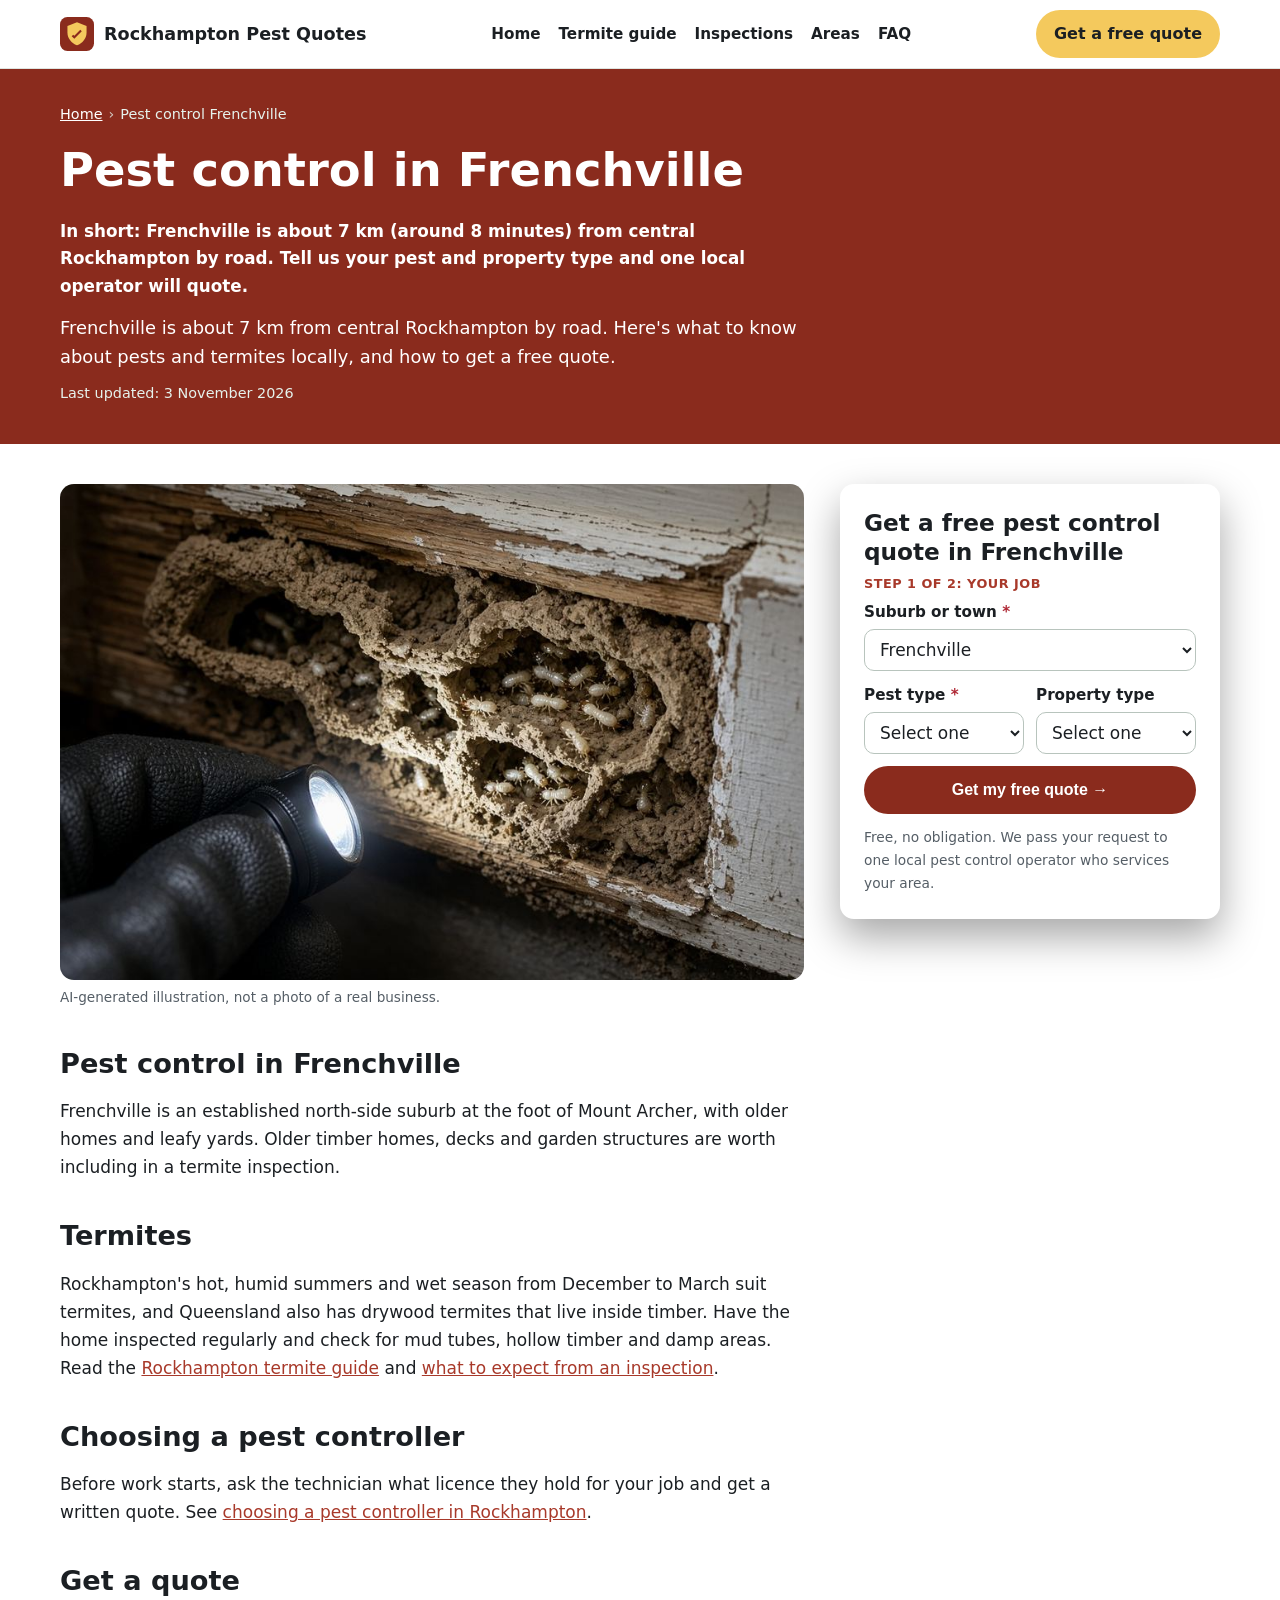
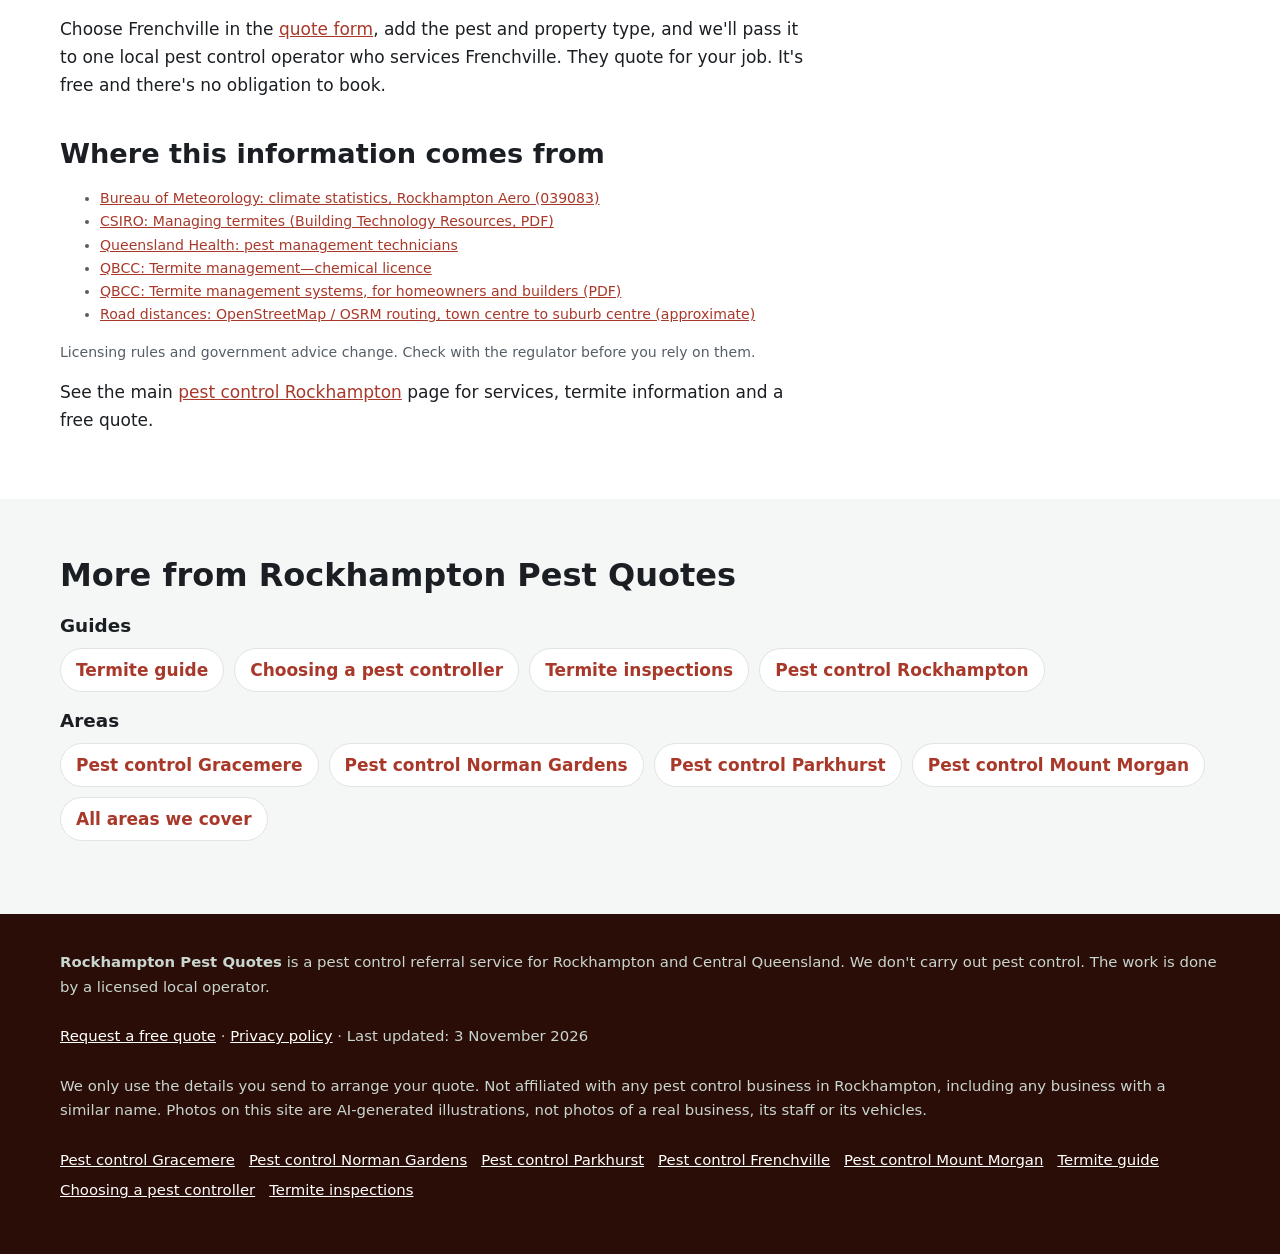
<file: pest-control-frenchville/index.html>
<!doctype html>
<html lang="en-AU">
<head>
<meta charset="utf-8">
<!-- Search Console verification meta tag goes here once the property is created -->
<meta name="viewport" content="width=device-width, initial-scale=1">
<title>Pest Control Frenchville | Free Pest and Termite Quotes, Frenchville QLD</title>
<meta name="description" content="Pest control and termite inspection quotes in Frenchville, about 7 km from central Rockhampton. A free referral service: one local operator quotes for your job.">
<link rel="canonical" href="https://rockhamptonpestcontrol.com/pest-control-frenchville/">
<link rel="icon" href="/favicon.svg" type="image/svg+xml">
<meta name="theme-color" content="#8a2b1d">
<meta property="og:type" content="article">
<meta property="og:locale" content="en_AU">
<meta property="og:site_name" content="Rockhampton Pest Quotes">
<meta property="og:title" content="Pest Control Frenchville | Free Pest and Termite Quotes, Frenchville QLD">
<meta property="og:description" content="Pest control and termite inspection quotes in Frenchville, about 7 km from central Rockhampton. A free referral service: one local operator quotes for your job.">
<meta property="og:url" content="https://rockhamptonpestcontrol.com/pest-control-frenchville/">
<meta property="og:image" content="https://rockhamptonpestcontrol.com/img/hero.jpg">
<meta name="twitter:card" content="summary_large_image">
<script>document.documentElement.classList.add('js')</script>
<link rel="stylesheet" href="/styles.css">

<!-- Google tag (gtag.js) -->
<script async src="https://www.googletagmanager.com/gtag/js?id=G-4VEBL5G1DB"></script>
<script>
  window.dataLayer = window.dataLayer || [];
  function gtag(){dataLayer.push(arguments);}
  gtag('js', new Date());
  gtag('config', 'G-4VEBL5G1DB');
</script>

<script type="application/ld+json">
{
 "@context": "https://schema.org",
 "@type": "WebPage",
 "@id": "https://rockhamptonpestcontrol.com/pest-control-frenchville/#webpage",
 "url": "https://rockhamptonpestcontrol.com/pest-control-frenchville/",
 "name": "Pest Control Frenchville | Free Pest and Termite Quotes, Frenchville QLD",
 "description": "Pest control and termite inspection quotes in Frenchville, about 7 km from central Rockhampton. A free referral service: one local operator quotes for your job.",
 "inLanguage": "en-AU",
 "dateModified": "2026-11-03",
 "isPartOf": {
  "@id": "https://rockhamptonpestcontrol.com/#website"
 }
}
</script>
<script type="application/ld+json">
{
 "@context": "https://schema.org",
 "@type": "BreadcrumbList",
 "itemListElement": [
  {
   "@type": "ListItem",
   "position": 1,
   "name": "Home",
   "item": "https://rockhamptonpestcontrol.com/"
  },
  {
   "@type": "ListItem",
   "position": 2,
   "name": "Pest control Frenchville",
   "item": "https://rockhamptonpestcontrol.com/pest-control-frenchville/"
  }
 ]
}
</script>
<script type="application/ld+json">
{
 "@context": "https://schema.org",
 "@type": "Service",
 "@id": "https://rockhamptonpestcontrol.com/pest-control-frenchville/#service",
 "name": "Pest control quotes in Frenchville",
 "serviceType": "Pest control",
 "description": "Pest control and termite inspection quotes in Frenchville, about 7 km from central Rockhampton. A free referral service: one local operator quotes for your job.",
 "url": "https://rockhamptonpestcontrol.com/pest-control-frenchville/",
 "provider": {
  "@id": "https://rockhamptonpestcontrol.com/#business"
 },
 "areaServed": [
  {
   "@type": "Place",
   "name": "Frenchville, QLD"
  }
 ]
}
</script>
</head>
<body>
<a class="skip-link" href="#main">Skip to content</a>

<header class="site-header">
  <div class="wrap">
    <a class="brand" href="/" aria-label="Rockhampton Pest Quotes home">
      <svg viewBox="0 0 64 64" aria-hidden="true"><rect width="64" height="64" rx="14" fill="#8a2b1d"/><path d="M32 10 14 17v12c0 11 7.6 20.5 18 24 10.4-3.5 18-13 18-24V17z" fill="#f4c95d"/><path d="M27 41l-5-5 2.8-2.8L27 35.4l11.2-11.2L41 27z" fill="#8a2b1d"/></svg>
      Rockhampton Pest Quotes
    </a>
    <nav class="nav" aria-label="Main">
      <a href="/">Home</a>
      <a href="/termites-rockhampton/">Termite guide</a>
      <a href="/termite-inspection/">Inspections</a>
      <a href="/#areas">Areas</a>
      <a href="/#faq">FAQ</a>
    </nav>
    <a class="btn btn-call header-call" href="#quote">Get a free quote</a>
  </div>
</header>

<main id="main">
<section class="page-hero" aria-labelledby="h1">
  <div class="wrap">
    <nav class="crumbs" aria-label="Breadcrumb"><ol><li><a href="https://rockhamptonpestcontrol.com/">Home</a></li><li aria-current="page">Pest control Frenchville</li></ol></nav>
    <h1 id="h1">Pest control in Frenchville</h1>
    <p class="summary">In short: Frenchville is about 7 km (around 8 minutes) from central Rockhampton by road. Tell us your pest and property type and one local operator will quote.</p>
    <p class="lead">Frenchville is about 7 km from central Rockhampton by road. Here's what to know about pests and termites locally, and how to get a free quote.</p>
    <p class="updated">Last updated: 3 November 2026</p>
  </div>
</section>
<div class="wrap page-grid">
  <article class="page-body">
<figure><img src="/img/card-termite.jpg" width="900" height="600" style="aspect-ratio:3/2;object-fit:cover" alt="Illustration of termite damage inside a wall cavity" decoding="async"><figcaption>AI-generated illustration, not a photo of a real business.</figcaption></figure>
<h2>Pest control in Frenchville</h2>
<p>Frenchville is an established north-side suburb at the foot of Mount Archer, with older homes and leafy yards. Older timber homes, decks and garden structures are worth including in a termite inspection.</p>
<h2>Termites</h2>
<p>Rockhampton's hot, humid summers and wet season from December to March suit termites, and Queensland also has drywood termites that live inside timber. Have the home inspected regularly and check for mud tubes, hollow timber and damp areas. Read the <a href="/termites-rockhampton/">Rockhampton termite guide</a> and <a href="/termite-inspection/">what to expect from an inspection</a>.</p>
<h2>Choosing a pest controller</h2>
<p>Before work starts, ask the technician what licence they hold for your job and get a written quote. See <a href="/pest-control-licence-qld/">choosing a pest controller in Rockhampton</a>.</p>
<h2>Get a quote</h2>
<p>Choose Frenchville in the <a href="#quote">quote form</a>, add the pest and property type, and we'll pass it to one local pest control operator who services Frenchville. They quote for your job. It's free and there's no obligation to book.</p>
<h2>Where this information comes from</h2>
<ul class="sources"><li><a href="http://www.bom.gov.au/climate/averages/tables/cw_039083.shtml" rel="noopener">Bureau of Meteorology: climate statistics, Rockhampton Aero (039083)</a></li><li><a href="https://research.csiro.au/infratech/wp-content/uploads/sites/38/2024/12/3013%5FManagingTermites%5FWCAG.pdf" rel="noopener">CSIRO: Managing termites (Building Technology Resources, PDF)</a></li><li><a href="https://www.health.qld.gov.au/system-governance/licences/medicines-poisons/pest-management/technicians" rel="noopener">Queensland Health: pest management technicians</a></li><li><a href="https://qbcc.qld.gov.au/licences/apply-licence/available-licences/other-trade/termite-management-chemical" rel="noopener">QBCC: Termite management—chemical licence</a></li><li><a href="https://www.qbcc.qld.gov.au/sites/default/files/documents/publication-termite-management-systems-homeowners-builders.pdf" rel="noopener">QBCC: Termite management systems, for homeowners and builders (PDF)</a></li><li><a href="https://www.openstreetmap.org/" rel="noopener">Road distances: OpenStreetMap / OSRM routing, town centre to suburb centre (approximate)</a></li></ul>
<p class="sources">Licensing rules and government advice change. Check with the regulator before you rely on them.</p>

<p class="home-link">See the main <a href="/">pest control Rockhampton</a> page for services, termite information and a free quote.</p>
  </article>
  <aside class="page-aside">
    <div class="hero-form-card" id="quote">
      <h2 id="quote-h">Get a free pest control quote in Frenchville</h2>
      <form class="quote-form two-step" id="quote-form" action="https://formsubmit.co/quotes@rockhamptonpestcontrol.com" method="post" novalidate>
        <input type="hidden" name="_subject" value="New quote request – rockhamptonpestcontrol.com">
        <input type="hidden" name="_captcha" value="true">
        <input type="hidden" name="_template" value="table">
        <input type="hidden" name="_next" value="https://rockhamptonpestcontrol.com/thanks.html?lead=1">
        <input type="hidden" name="_autoresponse" value="Thanks for your pest control request. We&#x27;ve received it and are passing it to a local pest control operator, who&#x27;ll be in touch shortly with availability and a price.">
        <input type="text" name="_honey" style="display:none" tabindex="-1" autocomplete="off" aria-hidden="true">
        <input type="hidden" name="source" value="rockhamptonpestcontrol.com">
        <input type="hidden" name="page" value="/pest-control-frenchville/">
        <fieldset class="step step-1">
          <legend class="step-label">Step 1 of 2: your job</legend>
          <div class="full"><label for="suburb">Suburb or town <span class="req" aria-hidden="true">*</span></label>
            <select id="suburb" name="suburb" required><option value="">Choose your suburb</option><option>Rockhampton City</option><option>Allenstown</option><option>Wandal</option><option>West Rockhampton</option><option>The Range</option><option>Depot Hill</option><option>Park Avenue</option><option>Berserker</option><option selected>Frenchville</option><option>Koongal</option><option>Lakes Creek</option><option>Kawana</option><option>Norman Gardens</option><option>Parkhurst</option><option>Gracemere</option><option>Bouldercombe</option><option>Alton Downs</option><option>Mount Morgan</option><option value="Other">Other (tell us below)</option></select></div>
          <div class="full other-wrap"><label for="suburb_other">Other suburb or town</label><input id="suburb_other" name="suburb_other" type="text" autocomplete="address-level2"></div>
          <div><label for="pest">Pest type <span class="req" aria-hidden="true">*</span></label>
            <select id="pest" name="pest_type" required><option value="">Select one</option><option>Termites: inspection</option><option>Termites: treatment or barrier</option><option>Pre-purchase timber pest inspection</option><option>General pest treatment</option><option>Cockroaches</option><option>Spiders</option><option>Rats or mice</option><option>Ants</option><option>Possum in the roof (licensed handler only)</option><option>Other or not sure</option></select></div>
          <div><label for="property">Property type</label>
            <select id="property" name="property_type"><option value="Not stated">Select one</option><option>House</option><option>Unit or townhouse</option><option>Rental (tenant or landlord)</option><option>Home I'm buying</option><option>Business or commercial</option><option>Farm or rural property</option></select></div>
          <div class="full js-only"><button class="btn btn-primary btn-block" type="button" id="to-step-2">Get my free quote →</button></div>
          <p class="microcopy full">Free, no obligation. We pass your request to one local pest control operator who services your area.</p>
          <p class="form-error full" id="step1-error" role="alert" hidden>Please choose your suburb and pest type.</p>
        </fieldset>
        <fieldset class="step step-2" id="step-2">
          <legend class="step-label">Step 2 of 2: your details</legend>
          <div><label for="name">Name <span class="req" aria-hidden="true">*</span></label><input id="name" name="name" type="text" autocomplete="name" required></div>
          <div><label for="phone">Phone <span class="req" aria-hidden="true">*</span></label><input id="phone" name="phone" type="tel" autocomplete="tel" inputmode="tel" required></div>
          <div><label for="email">Email</label><input id="email" name="email" type="email" autocomplete="email"></div>
          <div><label for="date">Preferred date</label><input id="date" name="preferred_date" type="date"></div>
          <div class="full"><label for="message">Anything else?</label><textarea id="message" name="message" rows="2" placeholder="e.g. high-set timber house, mud on the stumps, last inspected 3 years ago"></textarea></div>
          <p class="consent full">By sending this form you agree we can share your details with one local pest control operator so they can quote for your job. See our <a href="/privacy.html">privacy policy</a>.</p>
          <div class="full step2-actions"><button class="btn btn-primary" type="submit">Send my quote request</button><button class="btn-link js-only" type="button" id="back-1">← Back</button></div>
        </fieldset>
      </form>
    </div>
  </aside>
</div>
<section class="alt" aria-labelledby="more-h">
  <div class="wrap">
    <h2 id="more-h">More from Rockhampton Pest Quotes</h2>
    <h3>Guides</h3>
    <ul class="link-list"><li><a href="/termites-rockhampton/">Termite guide</a></li><li><a href="/pest-control-licence-qld/">Choosing a pest controller</a></li><li><a href="/termite-inspection/">Termite inspections</a></li><li><a href="/">Pest control Rockhampton</a></li></ul>
    <h3>Areas</h3>
    <ul class="link-list"><li><a href="/pest-control-gracemere/">Pest control Gracemere</a></li><li><a href="/pest-control-norman-gardens/">Pest control Norman Gardens</a></li><li><a href="/pest-control-parkhurst/">Pest control Parkhurst</a></li><li><a href="/pest-control-mount-morgan/">Pest control Mount Morgan</a></li><li><a href="/#areas">All areas we cover</a></li></ul>
  </div>
</section>
</main>

<footer class="site-footer">
  <div class="wrap">
    <p><strong>Rockhampton Pest Quotes</strong> is a pest control referral service for Rockhampton and Central Queensland. We don't carry out pest control. The work is done by a licensed local operator.</p>
    <p><a href="#quote">Request a free quote</a> · <a href="/privacy.html">Privacy policy</a> · Last updated: 3 November 2026</p>
    <p>We only use the details you send to arrange your quote. Not affiliated with any pest control business in Rockhampton, including any business with a similar name. Photos on this site are AI-generated illustrations, not photos of a real business, its staff or its vehicles.</p>
    <p class="footer-links"><a href="/pest-control-gracemere/">Pest control Gracemere</a> <a href="/pest-control-norman-gardens/">Pest control Norman Gardens</a> <a href="/pest-control-parkhurst/">Pest control Parkhurst</a> <a href="/pest-control-frenchville/">Pest control Frenchville</a> <a href="/pest-control-mount-morgan/">Pest control Mount Morgan</a> <a href="/termites-rockhampton/">Termite guide</a> <a href="/pest-control-licence-qld/">Choosing a pest controller</a> <a href="/termite-inspection/">Termite inspections</a></p>
  </div>
</footer>

<div class="mobile-call" aria-label="Quick contact">
  <a class="btn btn-call" href="#quote">Get a free quote</a>
</div>
<script src="/form.js" defer></script>
</body>
</html>
</file>
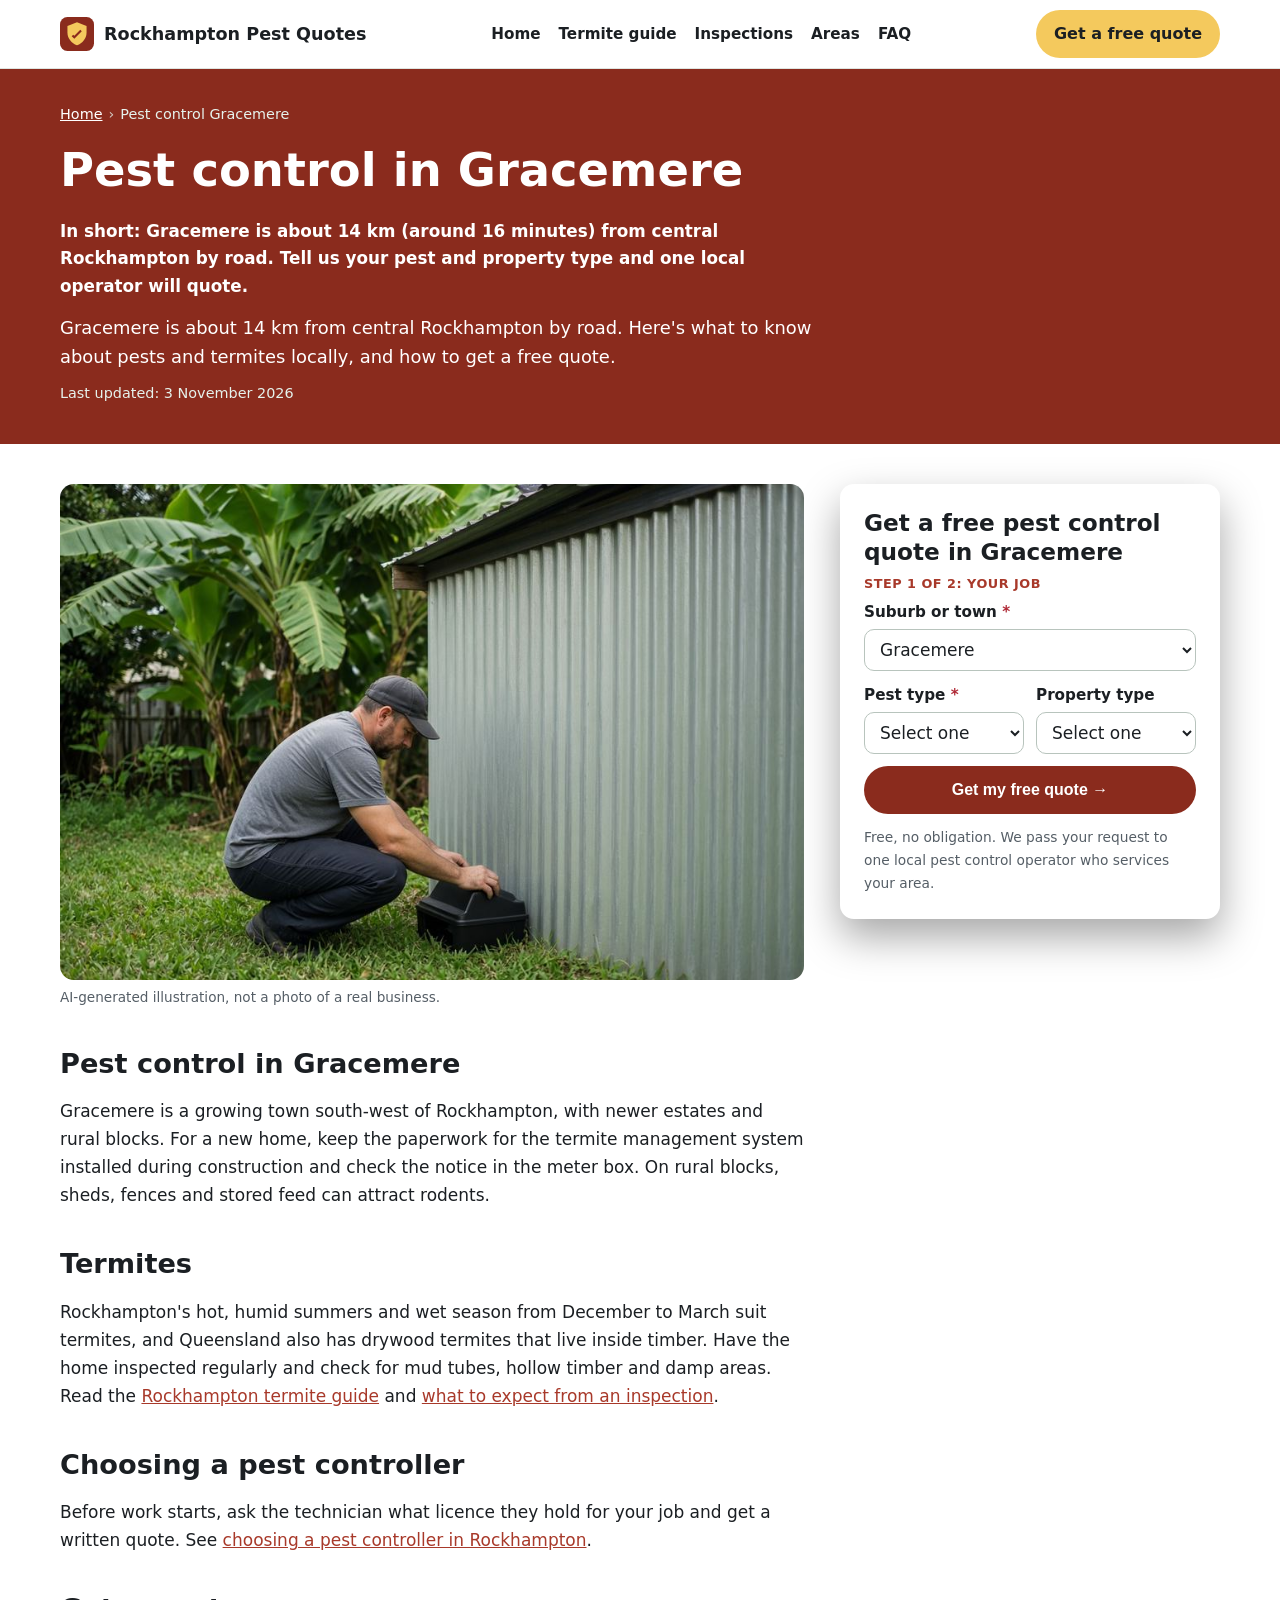
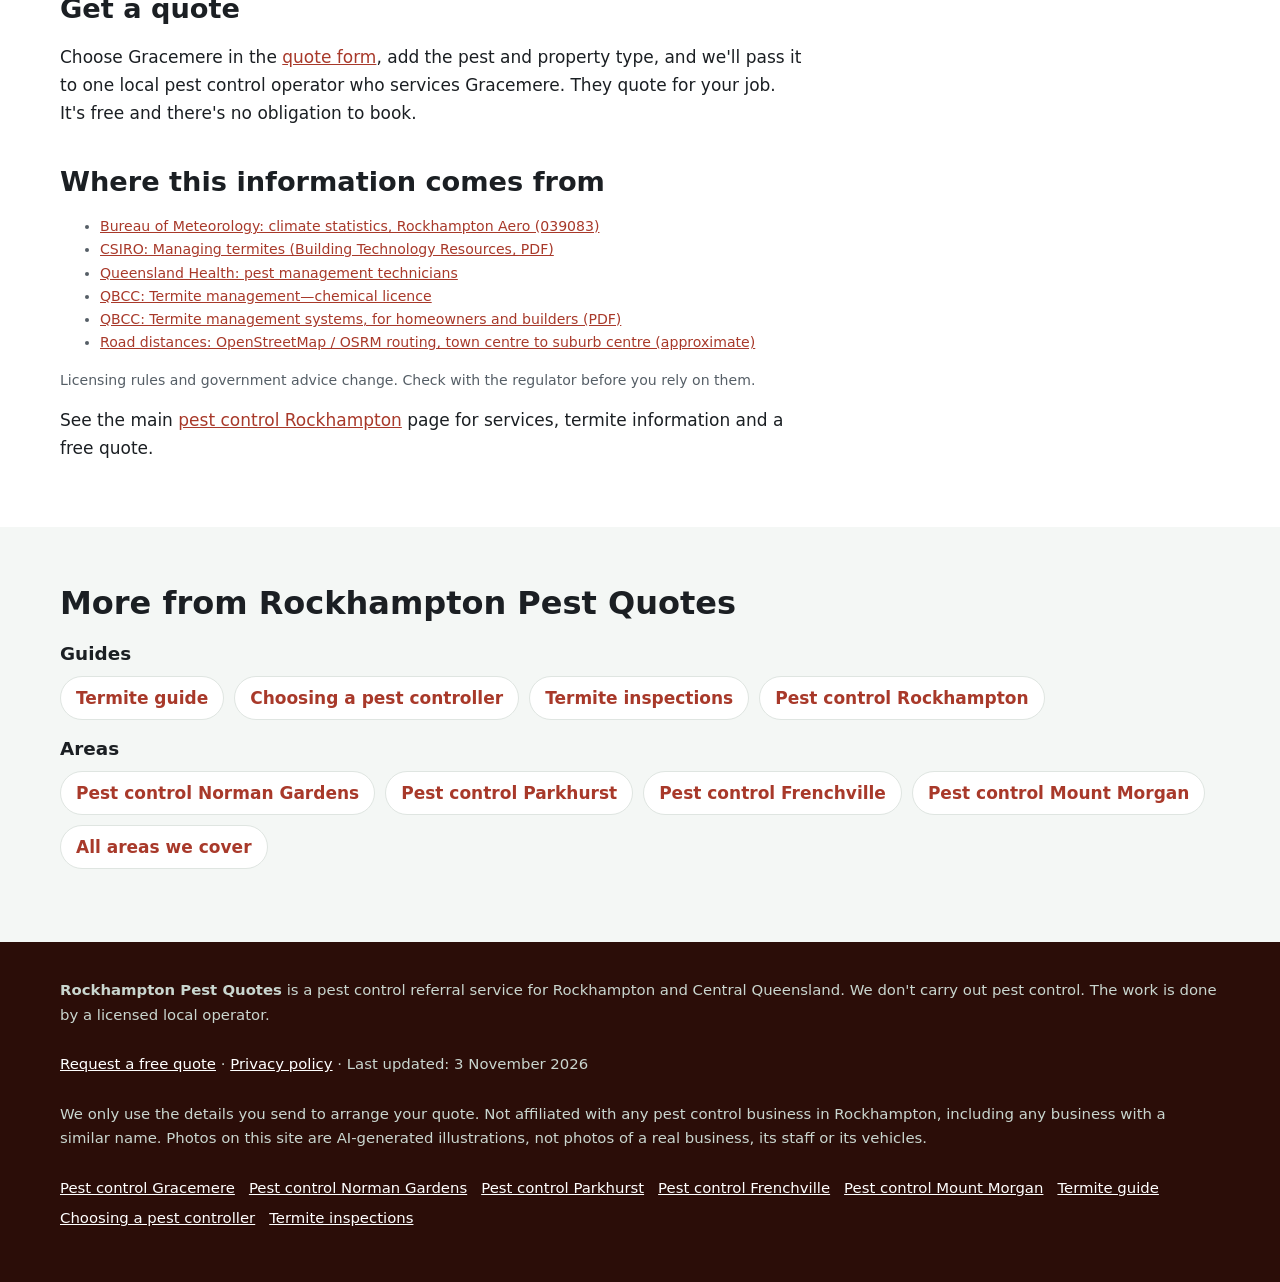
<file: pest-control-gracemere/index.html>
<!doctype html>
<html lang="en-AU">
<head>
<meta charset="utf-8">
<!-- Search Console verification meta tag goes here once the property is created -->
<meta name="viewport" content="width=device-width, initial-scale=1">
<title>Pest Control Gracemere | Free Pest and Termite Quotes, Gracemere QLD</title>
<meta name="description" content="Pest control and termite inspection quotes in Gracemere, about 14 km from central Rockhampton. A free referral service: one local operator quotes for your job.">
<link rel="canonical" href="https://rockhamptonpestcontrol.com/pest-control-gracemere/">
<link rel="icon" href="/favicon.svg" type="image/svg+xml">
<meta name="theme-color" content="#8a2b1d">
<meta property="og:type" content="article">
<meta property="og:locale" content="en_AU">
<meta property="og:site_name" content="Rockhampton Pest Quotes">
<meta property="og:title" content="Pest Control Gracemere | Free Pest and Termite Quotes, Gracemere QLD">
<meta property="og:description" content="Pest control and termite inspection quotes in Gracemere, about 14 km from central Rockhampton. A free referral service: one local operator quotes for your job.">
<meta property="og:url" content="https://rockhamptonpestcontrol.com/pest-control-gracemere/">
<meta property="og:image" content="https://rockhamptonpestcontrol.com/img/hero.jpg">
<meta name="twitter:card" content="summary_large_image">
<script>document.documentElement.classList.add('js')</script>
<link rel="stylesheet" href="/styles.css">

<!-- Google tag (gtag.js) -->
<script async src="https://www.googletagmanager.com/gtag/js?id=G-4VEBL5G1DB"></script>
<script>
  window.dataLayer = window.dataLayer || [];
  function gtag(){dataLayer.push(arguments);}
  gtag('js', new Date());
  gtag('config', 'G-4VEBL5G1DB');
</script>

<script type="application/ld+json">
{
 "@context": "https://schema.org",
 "@type": "WebPage",
 "@id": "https://rockhamptonpestcontrol.com/pest-control-gracemere/#webpage",
 "url": "https://rockhamptonpestcontrol.com/pest-control-gracemere/",
 "name": "Pest Control Gracemere | Free Pest and Termite Quotes, Gracemere QLD",
 "description": "Pest control and termite inspection quotes in Gracemere, about 14 km from central Rockhampton. A free referral service: one local operator quotes for your job.",
 "inLanguage": "en-AU",
 "dateModified": "2026-11-03",
 "isPartOf": {
  "@id": "https://rockhamptonpestcontrol.com/#website"
 }
}
</script>
<script type="application/ld+json">
{
 "@context": "https://schema.org",
 "@type": "BreadcrumbList",
 "itemListElement": [
  {
   "@type": "ListItem",
   "position": 1,
   "name": "Home",
   "item": "https://rockhamptonpestcontrol.com/"
  },
  {
   "@type": "ListItem",
   "position": 2,
   "name": "Pest control Gracemere",
   "item": "https://rockhamptonpestcontrol.com/pest-control-gracemere/"
  }
 ]
}
</script>
<script type="application/ld+json">
{
 "@context": "https://schema.org",
 "@type": "Service",
 "@id": "https://rockhamptonpestcontrol.com/pest-control-gracemere/#service",
 "name": "Pest control quotes in Gracemere",
 "serviceType": "Pest control",
 "description": "Pest control and termite inspection quotes in Gracemere, about 14 km from central Rockhampton. A free referral service: one local operator quotes for your job.",
 "url": "https://rockhamptonpestcontrol.com/pest-control-gracemere/",
 "provider": {
  "@id": "https://rockhamptonpestcontrol.com/#business"
 },
 "areaServed": [
  {
   "@type": "Place",
   "name": "Gracemere, QLD"
  }
 ]
}
</script>
</head>
<body>
<a class="skip-link" href="#main">Skip to content</a>

<header class="site-header">
  <div class="wrap">
    <a class="brand" href="/" aria-label="Rockhampton Pest Quotes home">
      <svg viewBox="0 0 64 64" aria-hidden="true"><rect width="64" height="64" rx="14" fill="#8a2b1d"/><path d="M32 10 14 17v12c0 11 7.6 20.5 18 24 10.4-3.5 18-13 18-24V17z" fill="#f4c95d"/><path d="M27 41l-5-5 2.8-2.8L27 35.4l11.2-11.2L41 27z" fill="#8a2b1d"/></svg>
      Rockhampton Pest Quotes
    </a>
    <nav class="nav" aria-label="Main">
      <a href="/">Home</a>
      <a href="/termites-rockhampton/">Termite guide</a>
      <a href="/termite-inspection/">Inspections</a>
      <a href="/#areas">Areas</a>
      <a href="/#faq">FAQ</a>
    </nav>
    <a class="btn btn-call header-call" href="#quote">Get a free quote</a>
  </div>
</header>

<main id="main">
<section class="page-hero" aria-labelledby="h1">
  <div class="wrap">
    <nav class="crumbs" aria-label="Breadcrumb"><ol><li><a href="https://rockhamptonpestcontrol.com/">Home</a></li><li aria-current="page">Pest control Gracemere</li></ol></nav>
    <h1 id="h1">Pest control in Gracemere</h1>
    <p class="summary">In short: Gracemere is about 14 km (around 16 minutes) from central Rockhampton by road. Tell us your pest and property type and one local operator will quote.</p>
    <p class="lead">Gracemere is about 14 km from central Rockhampton by road. Here's what to know about pests and termites locally, and how to get a free quote.</p>
    <p class="updated">Last updated: 3 November 2026</p>
  </div>
</section>
<div class="wrap page-grid">
  <article class="page-body">
<figure><img src="/img/card-rodent.jpg" width="900" height="600" style="aspect-ratio:3/2;object-fit:cover" alt="Illustration of a lockable bait station beside a garden shed" decoding="async"><figcaption>AI-generated illustration, not a photo of a real business.</figcaption></figure>
<h2>Pest control in Gracemere</h2>
<p>Gracemere is a growing town south-west of Rockhampton, with newer estates and rural blocks. For a new home, keep the paperwork for the termite management system installed during construction and check the notice in the meter box. On rural blocks, sheds, fences and stored feed can attract rodents.</p>
<h2>Termites</h2>
<p>Rockhampton's hot, humid summers and wet season from December to March suit termites, and Queensland also has drywood termites that live inside timber. Have the home inspected regularly and check for mud tubes, hollow timber and damp areas. Read the <a href="/termites-rockhampton/">Rockhampton termite guide</a> and <a href="/termite-inspection/">what to expect from an inspection</a>.</p>
<h2>Choosing a pest controller</h2>
<p>Before work starts, ask the technician what licence they hold for your job and get a written quote. See <a href="/pest-control-licence-qld/">choosing a pest controller in Rockhampton</a>.</p>
<h2>Get a quote</h2>
<p>Choose Gracemere in the <a href="#quote">quote form</a>, add the pest and property type, and we'll pass it to one local pest control operator who services Gracemere. They quote for your job. It's free and there's no obligation to book.</p>
<h2>Where this information comes from</h2>
<ul class="sources"><li><a href="http://www.bom.gov.au/climate/averages/tables/cw_039083.shtml" rel="noopener">Bureau of Meteorology: climate statistics, Rockhampton Aero (039083)</a></li><li><a href="https://research.csiro.au/infratech/wp-content/uploads/sites/38/2024/12/3013%5FManagingTermites%5FWCAG.pdf" rel="noopener">CSIRO: Managing termites (Building Technology Resources, PDF)</a></li><li><a href="https://www.health.qld.gov.au/system-governance/licences/medicines-poisons/pest-management/technicians" rel="noopener">Queensland Health: pest management technicians</a></li><li><a href="https://qbcc.qld.gov.au/licences/apply-licence/available-licences/other-trade/termite-management-chemical" rel="noopener">QBCC: Termite management—chemical licence</a></li><li><a href="https://www.qbcc.qld.gov.au/sites/default/files/documents/publication-termite-management-systems-homeowners-builders.pdf" rel="noopener">QBCC: Termite management systems, for homeowners and builders (PDF)</a></li><li><a href="https://www.openstreetmap.org/" rel="noopener">Road distances: OpenStreetMap / OSRM routing, town centre to suburb centre (approximate)</a></li></ul>
<p class="sources">Licensing rules and government advice change. Check with the regulator before you rely on them.</p>

<p class="home-link">See the main <a href="/">pest control Rockhampton</a> page for services, termite information and a free quote.</p>
  </article>
  <aside class="page-aside">
    <div class="hero-form-card" id="quote">
      <h2 id="quote-h">Get a free pest control quote in Gracemere</h2>
      <form class="quote-form two-step" id="quote-form" action="https://formsubmit.co/quotes@rockhamptonpestcontrol.com" method="post" novalidate>
        <input type="hidden" name="_subject" value="New quote request – rockhamptonpestcontrol.com">
        <input type="hidden" name="_captcha" value="true">
        <input type="hidden" name="_template" value="table">
        <input type="hidden" name="_next" value="https://rockhamptonpestcontrol.com/thanks.html?lead=1">
        <input type="hidden" name="_autoresponse" value="Thanks for your pest control request. We&#x27;ve received it and are passing it to a local pest control operator, who&#x27;ll be in touch shortly with availability and a price.">
        <input type="text" name="_honey" style="display:none" tabindex="-1" autocomplete="off" aria-hidden="true">
        <input type="hidden" name="source" value="rockhamptonpestcontrol.com">
        <input type="hidden" name="page" value="/pest-control-gracemere/">
        <fieldset class="step step-1">
          <legend class="step-label">Step 1 of 2: your job</legend>
          <div class="full"><label for="suburb">Suburb or town <span class="req" aria-hidden="true">*</span></label>
            <select id="suburb" name="suburb" required><option value="">Choose your suburb</option><option>Rockhampton City</option><option>Allenstown</option><option>Wandal</option><option>West Rockhampton</option><option>The Range</option><option>Depot Hill</option><option>Park Avenue</option><option>Berserker</option><option>Frenchville</option><option>Koongal</option><option>Lakes Creek</option><option>Kawana</option><option>Norman Gardens</option><option>Parkhurst</option><option selected>Gracemere</option><option>Bouldercombe</option><option>Alton Downs</option><option>Mount Morgan</option><option value="Other">Other (tell us below)</option></select></div>
          <div class="full other-wrap"><label for="suburb_other">Other suburb or town</label><input id="suburb_other" name="suburb_other" type="text" autocomplete="address-level2"></div>
          <div><label for="pest">Pest type <span class="req" aria-hidden="true">*</span></label>
            <select id="pest" name="pest_type" required><option value="">Select one</option><option>Termites: inspection</option><option>Termites: treatment or barrier</option><option>Pre-purchase timber pest inspection</option><option>General pest treatment</option><option>Cockroaches</option><option>Spiders</option><option>Rats or mice</option><option>Ants</option><option>Possum in the roof (licensed handler only)</option><option>Other or not sure</option></select></div>
          <div><label for="property">Property type</label>
            <select id="property" name="property_type"><option value="Not stated">Select one</option><option>House</option><option>Unit or townhouse</option><option>Rental (tenant or landlord)</option><option>Home I'm buying</option><option>Business or commercial</option><option>Farm or rural property</option></select></div>
          <div class="full js-only"><button class="btn btn-primary btn-block" type="button" id="to-step-2">Get my free quote →</button></div>
          <p class="microcopy full">Free, no obligation. We pass your request to one local pest control operator who services your area.</p>
          <p class="form-error full" id="step1-error" role="alert" hidden>Please choose your suburb and pest type.</p>
        </fieldset>
        <fieldset class="step step-2" id="step-2">
          <legend class="step-label">Step 2 of 2: your details</legend>
          <div><label for="name">Name <span class="req" aria-hidden="true">*</span></label><input id="name" name="name" type="text" autocomplete="name" required></div>
          <div><label for="phone">Phone <span class="req" aria-hidden="true">*</span></label><input id="phone" name="phone" type="tel" autocomplete="tel" inputmode="tel" required></div>
          <div><label for="email">Email</label><input id="email" name="email" type="email" autocomplete="email"></div>
          <div><label for="date">Preferred date</label><input id="date" name="preferred_date" type="date"></div>
          <div class="full"><label for="message">Anything else?</label><textarea id="message" name="message" rows="2" placeholder="e.g. high-set timber house, mud on the stumps, last inspected 3 years ago"></textarea></div>
          <p class="consent full">By sending this form you agree we can share your details with one local pest control operator so they can quote for your job. See our <a href="/privacy.html">privacy policy</a>.</p>
          <div class="full step2-actions"><button class="btn btn-primary" type="submit">Send my quote request</button><button class="btn-link js-only" type="button" id="back-1">← Back</button></div>
        </fieldset>
      </form>
    </div>
  </aside>
</div>
<section class="alt" aria-labelledby="more-h">
  <div class="wrap">
    <h2 id="more-h">More from Rockhampton Pest Quotes</h2>
    <h3>Guides</h3>
    <ul class="link-list"><li><a href="/termites-rockhampton/">Termite guide</a></li><li><a href="/pest-control-licence-qld/">Choosing a pest controller</a></li><li><a href="/termite-inspection/">Termite inspections</a></li><li><a href="/">Pest control Rockhampton</a></li></ul>
    <h3>Areas</h3>
    <ul class="link-list"><li><a href="/pest-control-norman-gardens/">Pest control Norman Gardens</a></li><li><a href="/pest-control-parkhurst/">Pest control Parkhurst</a></li><li><a href="/pest-control-frenchville/">Pest control Frenchville</a></li><li><a href="/pest-control-mount-morgan/">Pest control Mount Morgan</a></li><li><a href="/#areas">All areas we cover</a></li></ul>
  </div>
</section>
</main>

<footer class="site-footer">
  <div class="wrap">
    <p><strong>Rockhampton Pest Quotes</strong> is a pest control referral service for Rockhampton and Central Queensland. We don't carry out pest control. The work is done by a licensed local operator.</p>
    <p><a href="#quote">Request a free quote</a> · <a href="/privacy.html">Privacy policy</a> · Last updated: 3 November 2026</p>
    <p>We only use the details you send to arrange your quote. Not affiliated with any pest control business in Rockhampton, including any business with a similar name. Photos on this site are AI-generated illustrations, not photos of a real business, its staff or its vehicles.</p>
    <p class="footer-links"><a href="/pest-control-gracemere/">Pest control Gracemere</a> <a href="/pest-control-norman-gardens/">Pest control Norman Gardens</a> <a href="/pest-control-parkhurst/">Pest control Parkhurst</a> <a href="/pest-control-frenchville/">Pest control Frenchville</a> <a href="/pest-control-mount-morgan/">Pest control Mount Morgan</a> <a href="/termites-rockhampton/">Termite guide</a> <a href="/pest-control-licence-qld/">Choosing a pest controller</a> <a href="/termite-inspection/">Termite inspections</a></p>
  </div>
</footer>

<div class="mobile-call" aria-label="Quick contact">
  <a class="btn btn-call" href="#quote">Get a free quote</a>
</div>
<script src="/form.js" defer></script>
</body>
</html>
</file>
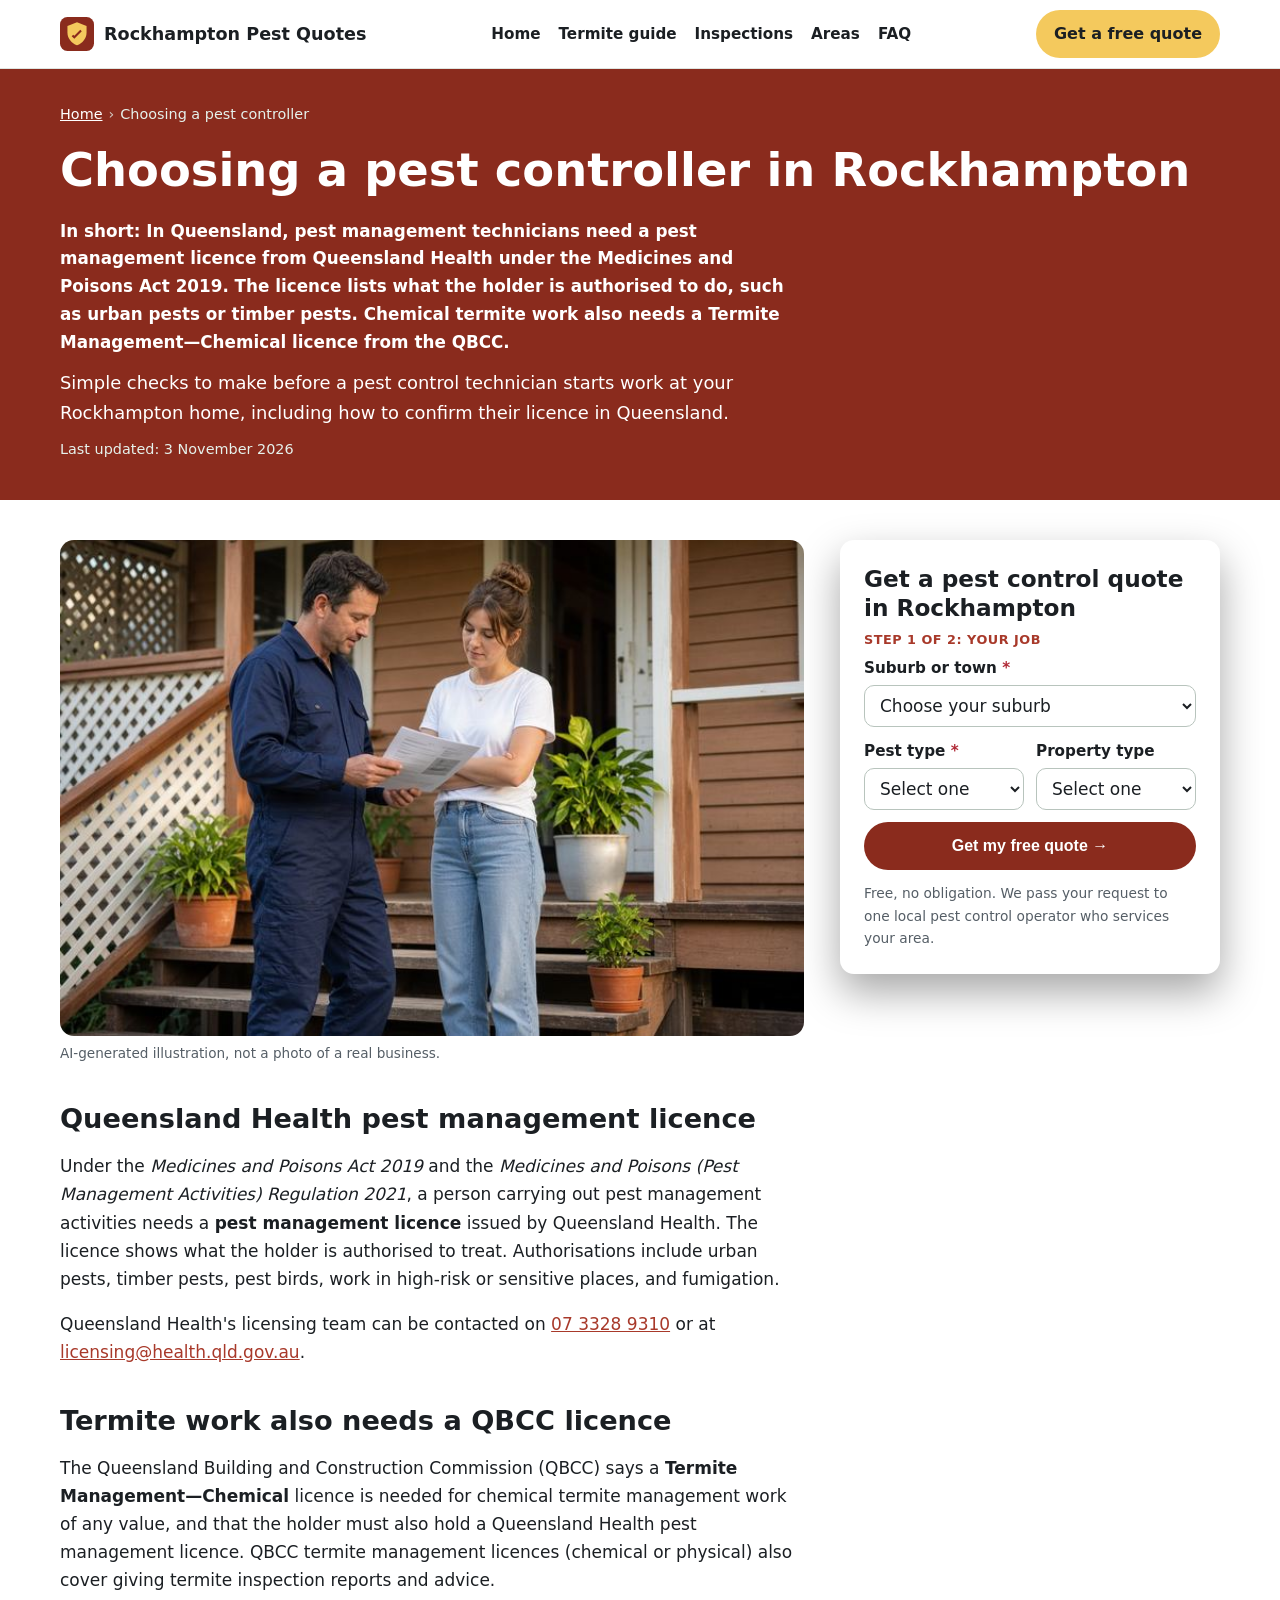
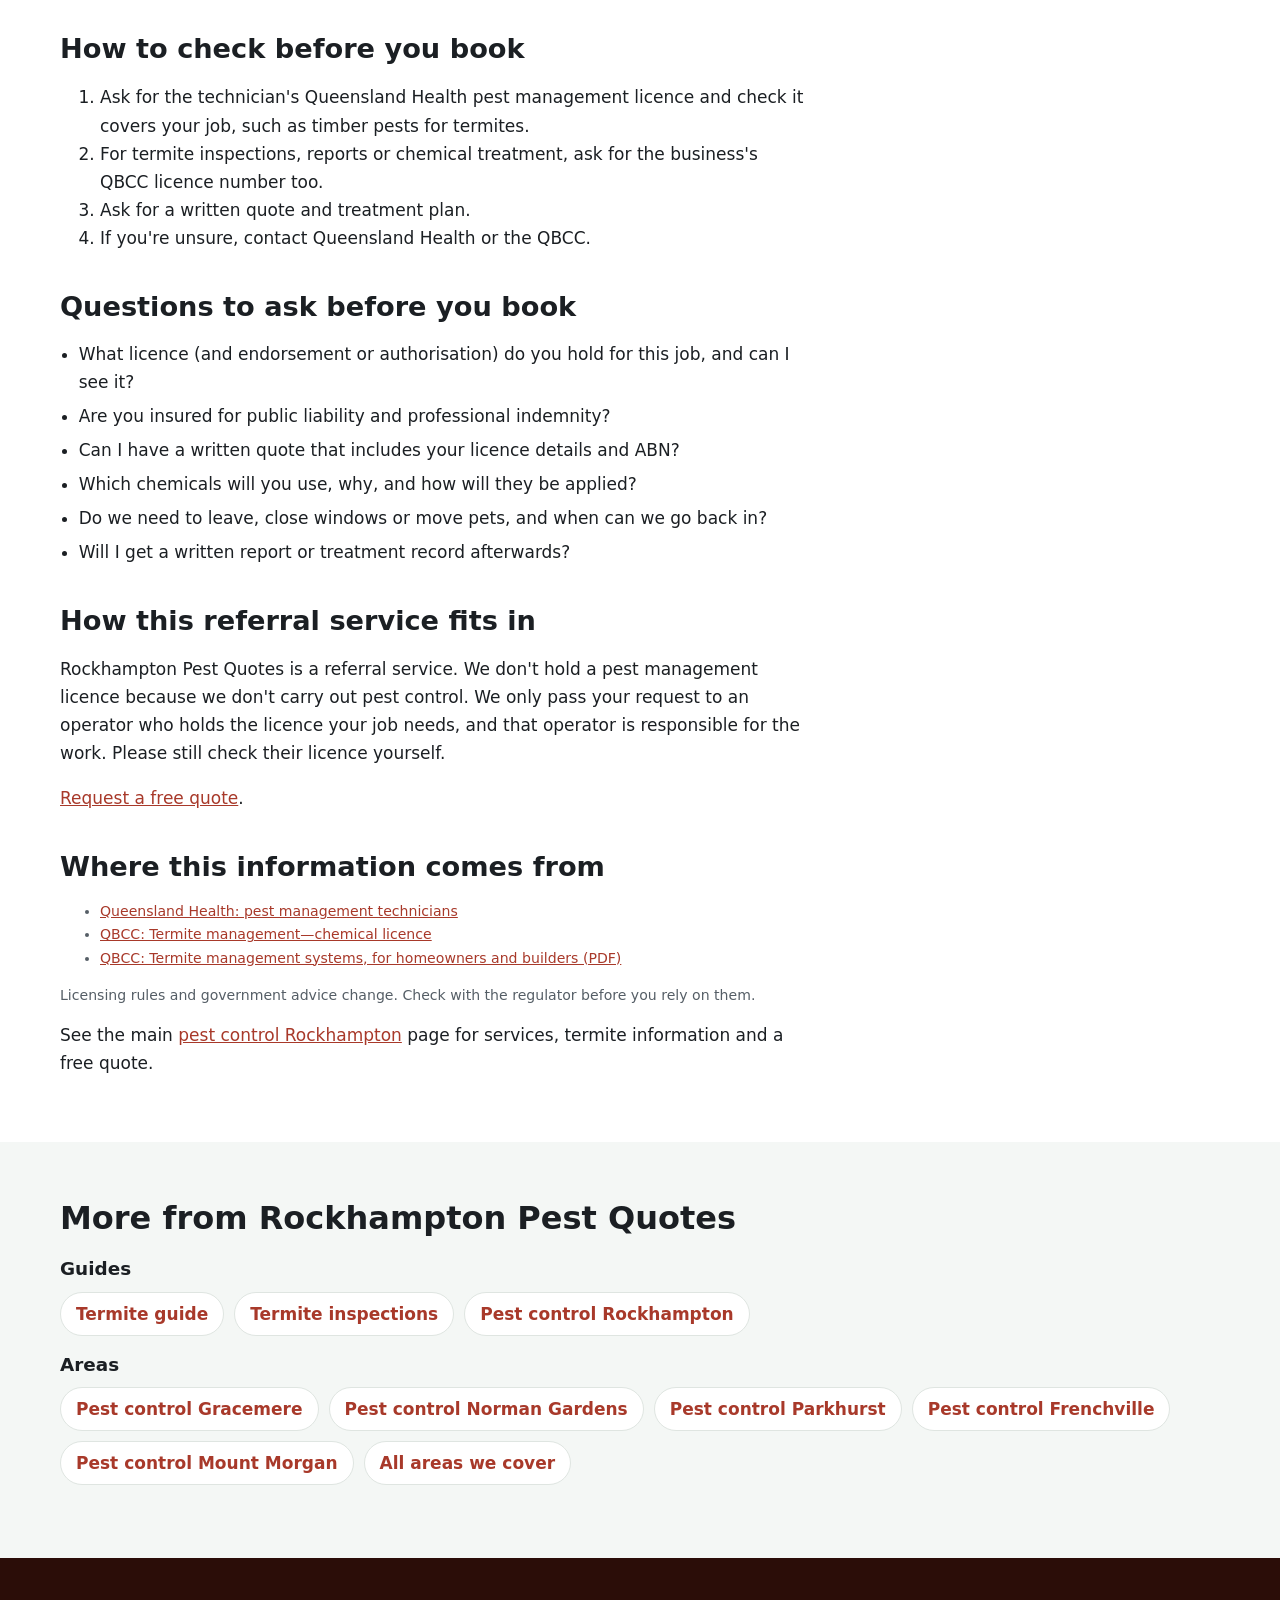
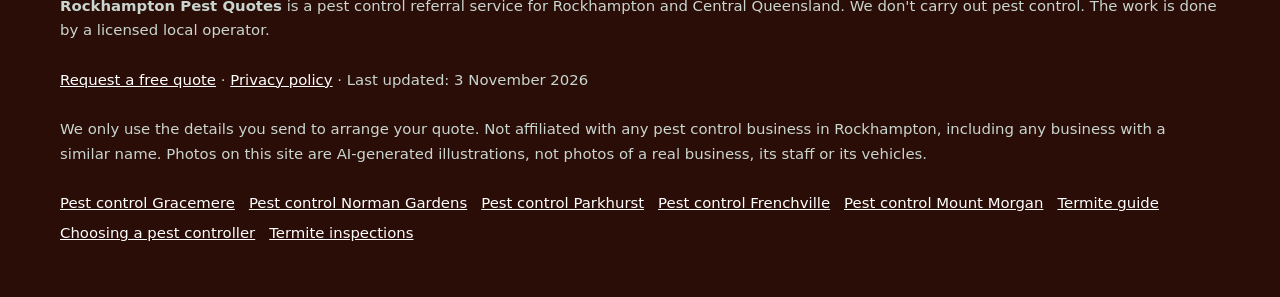
<file: pest-control-licence-qld/index.html>
<!doctype html>
<html lang="en-AU">
<head>
<meta charset="utf-8">
<!-- Search Console verification meta tag goes here once the property is created -->
<meta name="viewport" content="width=device-width, initial-scale=1">
<title>Choosing a Pest Controller in Rockhampton | Questions to Ask Before You Book</title>
<meta name="description" content="How to choose a pest control operator in Rockhampton: questions to ask, what a written quote should cover, and how to check their licence before you book.">
<link rel="canonical" href="https://rockhamptonpestcontrol.com/pest-control-licence-qld/">
<link rel="icon" href="/favicon.svg" type="image/svg+xml">
<meta name="theme-color" content="#8a2b1d">
<meta property="og:type" content="article">
<meta property="og:locale" content="en_AU">
<meta property="og:site_name" content="Rockhampton Pest Quotes">
<meta property="og:title" content="Choosing a Pest Controller in Rockhampton | Questions to Ask Before You Book">
<meta property="og:description" content="How to choose a pest control operator in Rockhampton: questions to ask, what a written quote should cover, and how to check their licence before you book.">
<meta property="og:url" content="https://rockhamptonpestcontrol.com/pest-control-licence-qld/">
<meta property="og:image" content="https://rockhamptonpestcontrol.com/img/hero.jpg">
<meta name="twitter:card" content="summary_large_image">
<script>document.documentElement.classList.add('js')</script>
<link rel="stylesheet" href="/styles.css">

<!-- Google tag (gtag.js) -->
<script async src="https://www.googletagmanager.com/gtag/js?id=G-4VEBL5G1DB"></script>
<script>
  window.dataLayer = window.dataLayer || [];
  function gtag(){dataLayer.push(arguments);}
  gtag('js', new Date());
  gtag('config', 'G-4VEBL5G1DB');
</script>

<script type="application/ld+json">
{
 "@context": "https://schema.org",
 "@type": "WebPage",
 "@id": "https://rockhamptonpestcontrol.com/pest-control-licence-qld/#webpage",
 "url": "https://rockhamptonpestcontrol.com/pest-control-licence-qld/",
 "name": "Choosing a Pest Controller in Rockhampton | Questions to Ask Before You Book",
 "description": "How to choose a pest control operator in Rockhampton: questions to ask, what a written quote should cover, and how to check their licence before you book.",
 "inLanguage": "en-AU",
 "dateModified": "2026-11-03",
 "isPartOf": {
  "@id": "https://rockhamptonpestcontrol.com/#website"
 }
}
</script>
<script type="application/ld+json">
{
 "@context": "https://schema.org",
 "@type": "BreadcrumbList",
 "itemListElement": [
  {
   "@type": "ListItem",
   "position": 1,
   "name": "Home",
   "item": "https://rockhamptonpestcontrol.com/"
  },
  {
   "@type": "ListItem",
   "position": 2,
   "name": "Choosing a pest controller",
   "item": "https://rockhamptonpestcontrol.com/pest-control-licence-qld/"
  }
 ]
}
</script>
<script type="application/ld+json">
{
 "@context": "https://schema.org",
 "@type": "Service",
 "@id": "https://rockhamptonpestcontrol.com/pest-control-licence-qld/#service",
 "name": "Pest control quotes from licensed operators in Rockhampton",
 "serviceType": "Pest control",
 "description": "How to choose a pest control operator in Rockhampton: questions to ask, what a written quote should cover, and how to check their licence before you book.",
 "url": "https://rockhamptonpestcontrol.com/pest-control-licence-qld/",
 "provider": {
  "@id": "https://rockhamptonpestcontrol.com/#business"
 },
 "areaServed": [
  {
   "@type": "Place",
   "name": "Rockhampton, QLD"
  }
 ]
}
</script>
</head>
<body>
<a class="skip-link" href="#main">Skip to content</a>

<header class="site-header">
  <div class="wrap">
    <a class="brand" href="/" aria-label="Rockhampton Pest Quotes home">
      <svg viewBox="0 0 64 64" aria-hidden="true"><rect width="64" height="64" rx="14" fill="#8a2b1d"/><path d="M32 10 14 17v12c0 11 7.6 20.5 18 24 10.4-3.5 18-13 18-24V17z" fill="#f4c95d"/><path d="M27 41l-5-5 2.8-2.8L27 35.4l11.2-11.2L41 27z" fill="#8a2b1d"/></svg>
      Rockhampton Pest Quotes
    </a>
    <nav class="nav" aria-label="Main">
      <a href="/">Home</a>
      <a href="/termites-rockhampton/">Termite guide</a>
      <a href="/termite-inspection/">Inspections</a>
      <a href="/#areas">Areas</a>
      <a href="/#faq">FAQ</a>
    </nav>
    <a class="btn btn-call header-call" href="#quote">Get a free quote</a>
  </div>
</header>

<main id="main">
<section class="page-hero" aria-labelledby="h1">
  <div class="wrap">
    <nav class="crumbs" aria-label="Breadcrumb"><ol><li><a href="https://rockhamptonpestcontrol.com/">Home</a></li><li aria-current="page">Choosing a pest controller</li></ol></nav>
    <h1 id="h1">Choosing a pest controller in Rockhampton</h1>
    <p class="summary">In short: In Queensland, pest management technicians need a pest management licence from Queensland Health under the Medicines and Poisons Act 2019. The licence lists what the holder is authorised to do, such as urban pests or timber pests. Chemical termite work also needs a Termite Management—Chemical licence from the QBCC.</p>
    <p class="lead">Simple checks to make before a pest control technician starts work at your Rockhampton home, including how to confirm their licence in Queensland.</p>
    <p class="updated">Last updated: 3 November 2026</p>
  </div>
</section>
<div class="wrap page-grid">
  <article class="page-body">
<figure><img src="/img/step3.jpg" width="900" height="600" style="aspect-ratio:3/2;object-fit:cover" alt="Technician showing a report to a homeowner at the front steps of a Queenslander" decoding="async"><figcaption>AI-generated illustration, not a photo of a real business.</figcaption></figure>
<h2>Queensland Health pest management licence</h2>
<p>Under the <em>Medicines and Poisons Act 2019</em> and the <em>Medicines and Poisons (Pest Management Activities) Regulation 2021</em>, a person carrying out pest management activities needs a <strong>pest management licence</strong> issued by Queensland Health. The licence shows what the holder is authorised to treat. Authorisations include urban pests, timber pests, pest birds, work in high-risk or sensitive places, and fumigation.</p><p>Queensland Health's licensing team can be contacted on <a href="tel:0733289310">07 3328 9310</a> or at <a href="mailto:licensing@health.qld.gov.au">licensing@health.qld.gov.au</a>.</p>
<h2>Termite work also needs a QBCC licence</h2>
<p>The Queensland Building and Construction Commission (QBCC) says a <strong>Termite Management—Chemical</strong> licence is needed for chemical termite management work of any value, and that the holder must also hold a Queensland Health pest management licence. QBCC termite management licences (chemical or physical) also cover giving termite inspection reports and advice.</p>
<h2>How to check before you book</h2>
<ol><li>Ask for the technician's Queensland Health pest management licence and check it covers your job, such as timber pests for termites.</li><li>For termite inspections, reports or chemical treatment, ask for the business's QBCC licence number too.</li><li>Ask for a written quote and treatment plan.</li><li>If you're unsure, contact Queensland Health or the QBCC.</li></ol>
<h2>Questions to ask before you book</h2>
<ul class="clean"><li>What licence (and endorsement or authorisation) do you hold for this job, and can I see it?</li><li>Are you insured for public liability and professional indemnity?</li><li>Can I have a written quote that includes your licence details and ABN?</li><li>Which chemicals will you use, why, and how will they be applied?</li><li>Do we need to leave, close windows or move pets, and when can we go back in?</li><li>Will I get a written report or treatment record afterwards?</li></ul>
<h2>How this referral service fits in</h2>
<p>Rockhampton Pest Quotes is a referral service. We don't hold a pest management licence because we don't carry out pest control. We only pass your request to an operator who holds the licence your job needs, and that operator is responsible for the work. Please still check their licence yourself.</p><p><a href="#quote">Request a free quote</a>.</p>
<h2>Where this information comes from</h2>
<ul class="sources"><li><a href="https://www.health.qld.gov.au/system-governance/licences/medicines-poisons/pest-management/technicians" rel="noopener">Queensland Health: pest management technicians</a></li><li><a href="https://qbcc.qld.gov.au/licences/apply-licence/available-licences/other-trade/termite-management-chemical" rel="noopener">QBCC: Termite management—chemical licence</a></li><li><a href="https://www.qbcc.qld.gov.au/sites/default/files/documents/publication-termite-management-systems-homeowners-builders.pdf" rel="noopener">QBCC: Termite management systems, for homeowners and builders (PDF)</a></li></ul>
<p class="sources">Licensing rules and government advice change. Check with the regulator before you rely on them.</p>

<p class="home-link">See the main <a href="/">pest control Rockhampton</a> page for services, termite information and a free quote.</p>
  </article>
  <aside class="page-aside">
    <div class="hero-form-card" id="quote">
      <h2 id="quote-h">Get a pest control quote in Rockhampton</h2>
      <form class="quote-form two-step" id="quote-form" action="https://formsubmit.co/quotes@rockhamptonpestcontrol.com" method="post" novalidate>
        <input type="hidden" name="_subject" value="New quote request – rockhamptonpestcontrol.com">
        <input type="hidden" name="_captcha" value="true">
        <input type="hidden" name="_template" value="table">
        <input type="hidden" name="_next" value="https://rockhamptonpestcontrol.com/thanks.html?lead=1">
        <input type="hidden" name="_autoresponse" value="Thanks for your pest control request. We&#x27;ve received it and are passing it to a local pest control operator, who&#x27;ll be in touch shortly with availability and a price.">
        <input type="text" name="_honey" style="display:none" tabindex="-1" autocomplete="off" aria-hidden="true">
        <input type="hidden" name="source" value="rockhamptonpestcontrol.com">
        <input type="hidden" name="page" value="/pest-control-licence-qld/">
        <fieldset class="step step-1">
          <legend class="step-label">Step 1 of 2: your job</legend>
          <div class="full"><label for="suburb">Suburb or town <span class="req" aria-hidden="true">*</span></label>
            <select id="suburb" name="suburb" required><option value="">Choose your suburb</option><option>Rockhampton City</option><option>Allenstown</option><option>Wandal</option><option>West Rockhampton</option><option>The Range</option><option>Depot Hill</option><option>Park Avenue</option><option>Berserker</option><option>Frenchville</option><option>Koongal</option><option>Lakes Creek</option><option>Kawana</option><option>Norman Gardens</option><option>Parkhurst</option><option>Gracemere</option><option>Bouldercombe</option><option>Alton Downs</option><option>Mount Morgan</option><option value="Other">Other (tell us below)</option></select></div>
          <div class="full other-wrap"><label for="suburb_other">Other suburb or town</label><input id="suburb_other" name="suburb_other" type="text" autocomplete="address-level2"></div>
          <div><label for="pest">Pest type <span class="req" aria-hidden="true">*</span></label>
            <select id="pest" name="pest_type" required><option value="">Select one</option><option>Termites: inspection</option><option>Termites: treatment or barrier</option><option>Pre-purchase timber pest inspection</option><option>General pest treatment</option><option>Cockroaches</option><option>Spiders</option><option>Rats or mice</option><option>Ants</option><option>Possum in the roof (licensed handler only)</option><option>Other or not sure</option></select></div>
          <div><label for="property">Property type</label>
            <select id="property" name="property_type"><option value="Not stated">Select one</option><option>House</option><option>Unit or townhouse</option><option>Rental (tenant or landlord)</option><option>Home I'm buying</option><option>Business or commercial</option><option>Farm or rural property</option></select></div>
          <div class="full js-only"><button class="btn btn-primary btn-block" type="button" id="to-step-2">Get my free quote →</button></div>
          <p class="microcopy full">Free, no obligation. We pass your request to one local pest control operator who services your area.</p>
          <p class="form-error full" id="step1-error" role="alert" hidden>Please choose your suburb and pest type.</p>
        </fieldset>
        <fieldset class="step step-2" id="step-2">
          <legend class="step-label">Step 2 of 2: your details</legend>
          <div><label for="name">Name <span class="req" aria-hidden="true">*</span></label><input id="name" name="name" type="text" autocomplete="name" required></div>
          <div><label for="phone">Phone <span class="req" aria-hidden="true">*</span></label><input id="phone" name="phone" type="tel" autocomplete="tel" inputmode="tel" required></div>
          <div><label for="email">Email</label><input id="email" name="email" type="email" autocomplete="email"></div>
          <div><label for="date">Preferred date</label><input id="date" name="preferred_date" type="date"></div>
          <div class="full"><label for="message">Anything else?</label><textarea id="message" name="message" rows="2" placeholder="e.g. high-set timber house, mud on the stumps, last inspected 3 years ago"></textarea></div>
          <p class="consent full">By sending this form you agree we can share your details with one local pest control operator so they can quote for your job. See our <a href="/privacy.html">privacy policy</a>.</p>
          <div class="full step2-actions"><button class="btn btn-primary" type="submit">Send my quote request</button><button class="btn-link js-only" type="button" id="back-1">← Back</button></div>
        </fieldset>
      </form>
    </div>
  </aside>
</div>
<section class="alt" aria-labelledby="more-h">
  <div class="wrap">
    <h2 id="more-h">More from Rockhampton Pest Quotes</h2>
    <h3>Guides</h3>
    <ul class="link-list"><li><a href="/termites-rockhampton/">Termite guide</a></li><li><a href="/termite-inspection/">Termite inspections</a></li><li><a href="/">Pest control Rockhampton</a></li></ul>
    <h3>Areas</h3>
    <ul class="link-list"><li><a href="/pest-control-gracemere/">Pest control Gracemere</a></li><li><a href="/pest-control-norman-gardens/">Pest control Norman Gardens</a></li><li><a href="/pest-control-parkhurst/">Pest control Parkhurst</a></li><li><a href="/pest-control-frenchville/">Pest control Frenchville</a></li><li><a href="/pest-control-mount-morgan/">Pest control Mount Morgan</a></li><li><a href="/#areas">All areas we cover</a></li></ul>
  </div>
</section>
</main>

<footer class="site-footer">
  <div class="wrap">
    <p><strong>Rockhampton Pest Quotes</strong> is a pest control referral service for Rockhampton and Central Queensland. We don't carry out pest control. The work is done by a licensed local operator.</p>
    <p><a href="#quote">Request a free quote</a> · <a href="/privacy.html">Privacy policy</a> · Last updated: 3 November 2026</p>
    <p>We only use the details you send to arrange your quote. Not affiliated with any pest control business in Rockhampton, including any business with a similar name. Photos on this site are AI-generated illustrations, not photos of a real business, its staff or its vehicles.</p>
    <p class="footer-links"><a href="/pest-control-gracemere/">Pest control Gracemere</a> <a href="/pest-control-norman-gardens/">Pest control Norman Gardens</a> <a href="/pest-control-parkhurst/">Pest control Parkhurst</a> <a href="/pest-control-frenchville/">Pest control Frenchville</a> <a href="/pest-control-mount-morgan/">Pest control Mount Morgan</a> <a href="/termites-rockhampton/">Termite guide</a> <a href="/pest-control-licence-qld/">Choosing a pest controller</a> <a href="/termite-inspection/">Termite inspections</a></p>
  </div>
</footer>

<div class="mobile-call" aria-label="Quick contact">
  <a class="btn btn-call" href="#quote">Get a free quote</a>
</div>
<script src="/form.js" defer></script>
</body>
</html>
</file>
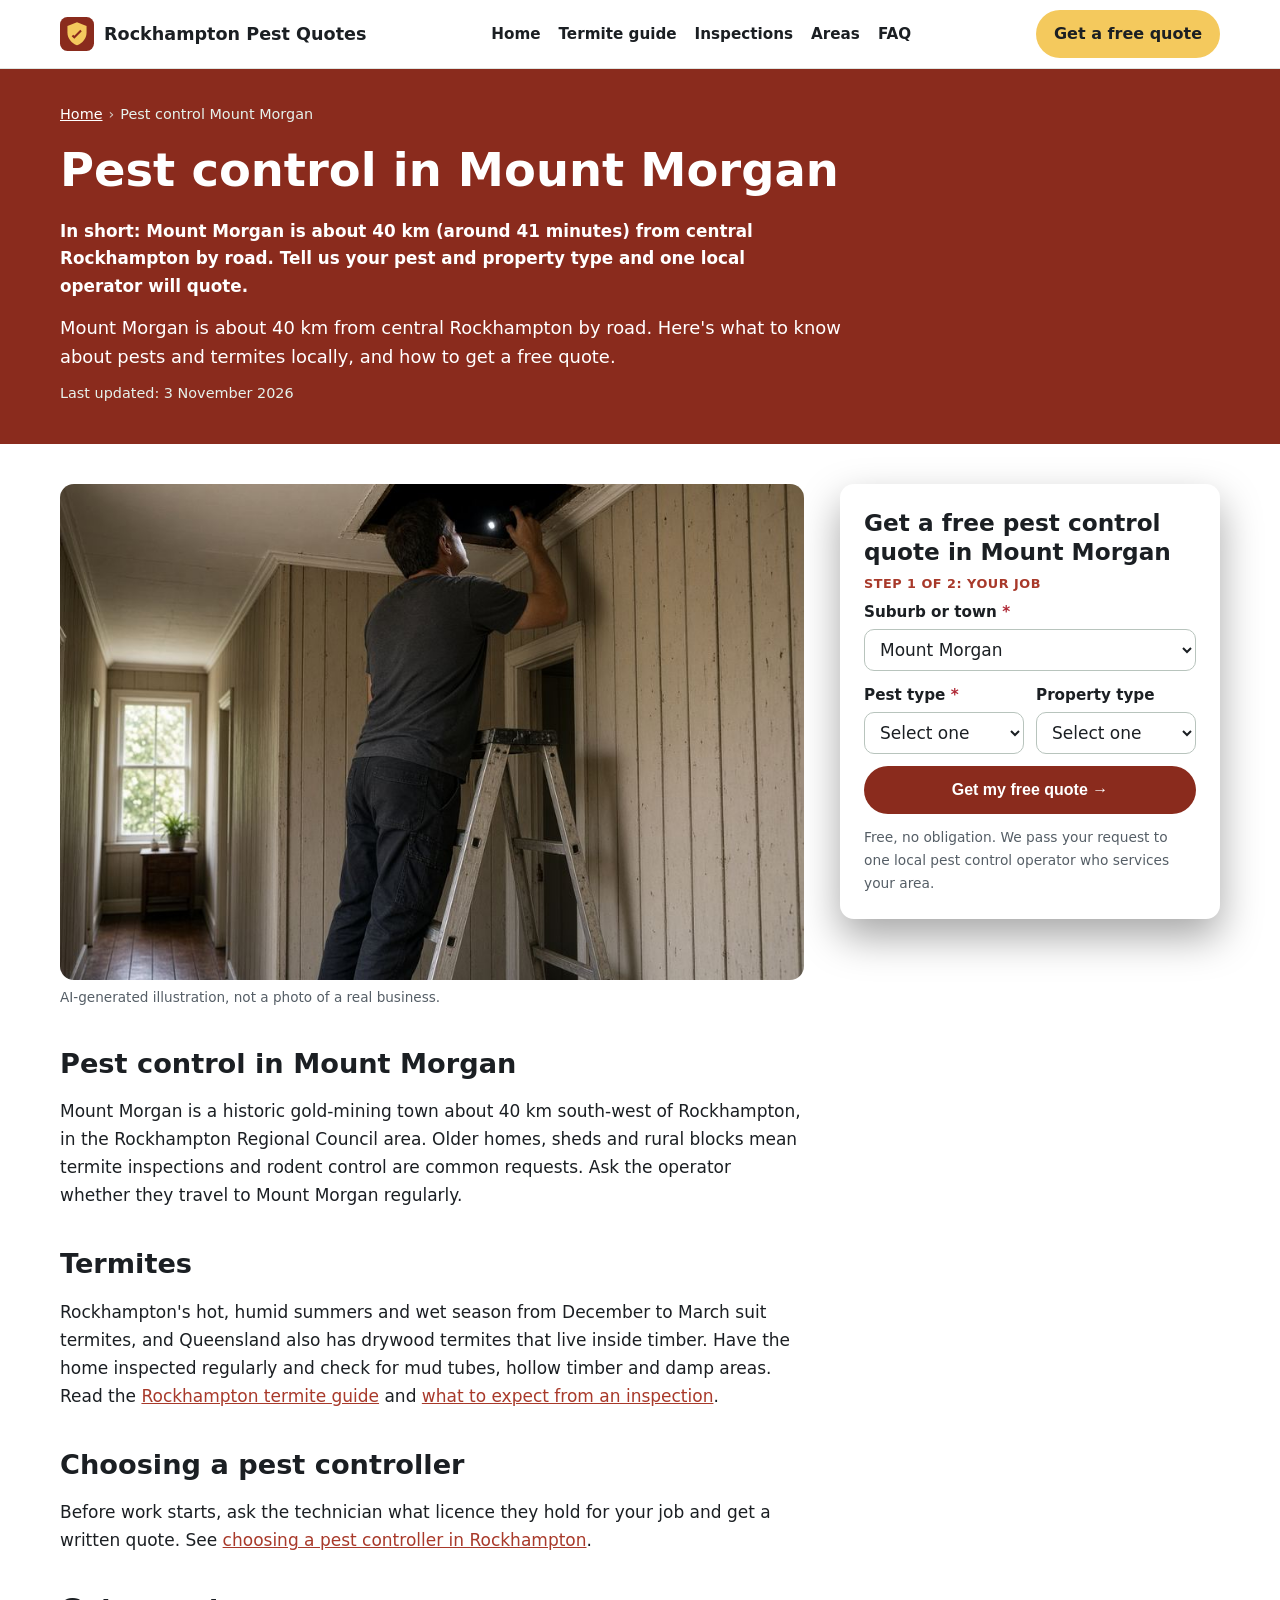
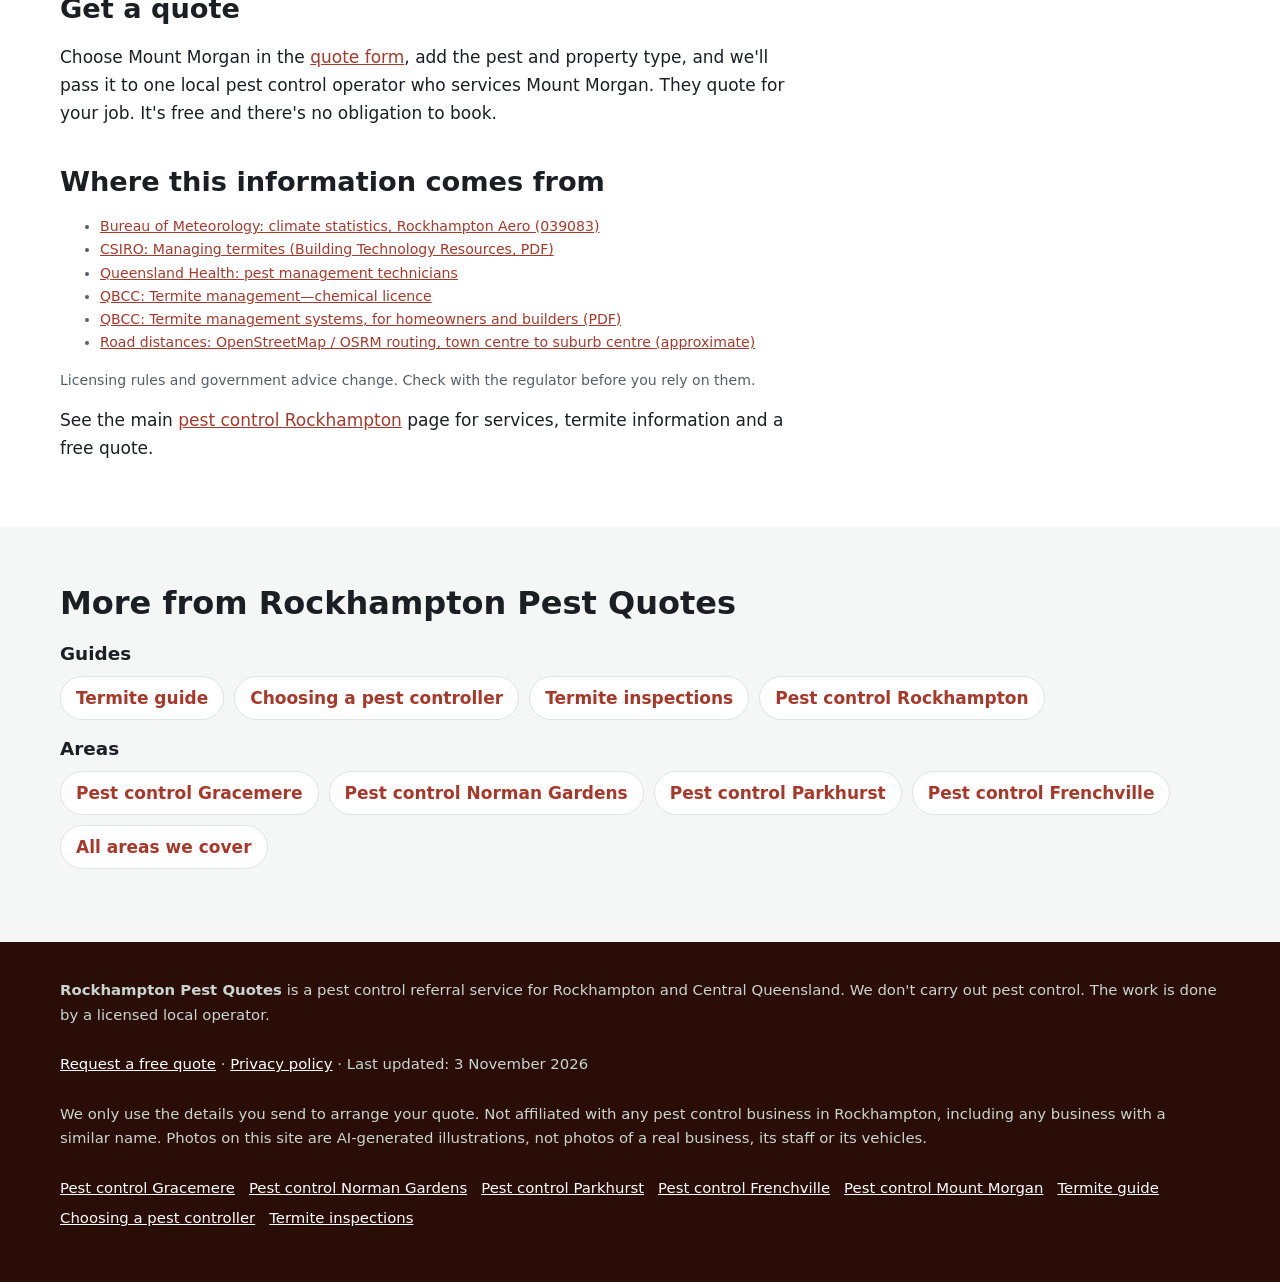
<file: pest-control-mount-morgan/index.html>
<!doctype html>
<html lang="en-AU">
<head>
<meta charset="utf-8">
<!-- Search Console verification meta tag goes here once the property is created -->
<meta name="viewport" content="width=device-width, initial-scale=1">
<title>Pest Control Mount Morgan | Free Pest and Termite Quotes, Mount Morgan QLD</title>
<meta name="description" content="Pest control and termite inspection quotes in Mount Morgan, about 40 km from central Rockhampton. A free referral service: one local operator quotes for your job.">
<link rel="canonical" href="https://rockhamptonpestcontrol.com/pest-control-mount-morgan/">
<link rel="icon" href="/favicon.svg" type="image/svg+xml">
<meta name="theme-color" content="#8a2b1d">
<meta property="og:type" content="article">
<meta property="og:locale" content="en_AU">
<meta property="og:site_name" content="Rockhampton Pest Quotes">
<meta property="og:title" content="Pest Control Mount Morgan | Free Pest and Termite Quotes, Mount Morgan QLD">
<meta property="og:description" content="Pest control and termite inspection quotes in Mount Morgan, about 40 km from central Rockhampton. A free referral service: one local operator quotes for your job.">
<meta property="og:url" content="https://rockhamptonpestcontrol.com/pest-control-mount-morgan/">
<meta property="og:image" content="https://rockhamptonpestcontrol.com/img/hero.jpg">
<meta name="twitter:card" content="summary_large_image">
<script>document.documentElement.classList.add('js')</script>
<link rel="stylesheet" href="/styles.css">

<!-- Google tag (gtag.js) -->
<script async src="https://www.googletagmanager.com/gtag/js?id=G-4VEBL5G1DB"></script>
<script>
  window.dataLayer = window.dataLayer || [];
  function gtag(){dataLayer.push(arguments);}
  gtag('js', new Date());
  gtag('config', 'G-4VEBL5G1DB');
</script>

<script type="application/ld+json">
{
 "@context": "https://schema.org",
 "@type": "WebPage",
 "@id": "https://rockhamptonpestcontrol.com/pest-control-mount-morgan/#webpage",
 "url": "https://rockhamptonpestcontrol.com/pest-control-mount-morgan/",
 "name": "Pest Control Mount Morgan | Free Pest and Termite Quotes, Mount Morgan QLD",
 "description": "Pest control and termite inspection quotes in Mount Morgan, about 40 km from central Rockhampton. A free referral service: one local operator quotes for your job.",
 "inLanguage": "en-AU",
 "dateModified": "2026-11-03",
 "isPartOf": {
  "@id": "https://rockhamptonpestcontrol.com/#website"
 }
}
</script>
<script type="application/ld+json">
{
 "@context": "https://schema.org",
 "@type": "BreadcrumbList",
 "itemListElement": [
  {
   "@type": "ListItem",
   "position": 1,
   "name": "Home",
   "item": "https://rockhamptonpestcontrol.com/"
  },
  {
   "@type": "ListItem",
   "position": 2,
   "name": "Pest control Mount Morgan",
   "item": "https://rockhamptonpestcontrol.com/pest-control-mount-morgan/"
  }
 ]
}
</script>
<script type="application/ld+json">
{
 "@context": "https://schema.org",
 "@type": "Service",
 "@id": "https://rockhamptonpestcontrol.com/pest-control-mount-morgan/#service",
 "name": "Pest control quotes in Mount Morgan",
 "serviceType": "Pest control",
 "description": "Pest control and termite inspection quotes in Mount Morgan, about 40 km from central Rockhampton. A free referral service: one local operator quotes for your job.",
 "url": "https://rockhamptonpestcontrol.com/pest-control-mount-morgan/",
 "provider": {
  "@id": "https://rockhamptonpestcontrol.com/#business"
 },
 "areaServed": [
  {
   "@type": "Place",
   "name": "Mount Morgan, QLD"
  }
 ]
}
</script>
</head>
<body>
<a class="skip-link" href="#main">Skip to content</a>

<header class="site-header">
  <div class="wrap">
    <a class="brand" href="/" aria-label="Rockhampton Pest Quotes home">
      <svg viewBox="0 0 64 64" aria-hidden="true"><rect width="64" height="64" rx="14" fill="#8a2b1d"/><path d="M32 10 14 17v12c0 11 7.6 20.5 18 24 10.4-3.5 18-13 18-24V17z" fill="#f4c95d"/><path d="M27 41l-5-5 2.8-2.8L27 35.4l11.2-11.2L41 27z" fill="#8a2b1d"/></svg>
      Rockhampton Pest Quotes
    </a>
    <nav class="nav" aria-label="Main">
      <a href="/">Home</a>
      <a href="/termites-rockhampton/">Termite guide</a>
      <a href="/termite-inspection/">Inspections</a>
      <a href="/#areas">Areas</a>
      <a href="/#faq">FAQ</a>
    </nav>
    <a class="btn btn-call header-call" href="#quote">Get a free quote</a>
  </div>
</header>

<main id="main">
<section class="page-hero" aria-labelledby="h1">
  <div class="wrap">
    <nav class="crumbs" aria-label="Breadcrumb"><ol><li><a href="https://rockhamptonpestcontrol.com/">Home</a></li><li aria-current="page">Pest control Mount Morgan</li></ol></nav>
    <h1 id="h1">Pest control in Mount Morgan</h1>
    <p class="summary">In short: Mount Morgan is about 40 km (around 41 minutes) from central Rockhampton by road. Tell us your pest and property type and one local operator will quote.</p>
    <p class="lead">Mount Morgan is about 40 km from central Rockhampton by road. Here's what to know about pests and termites locally, and how to get a free quote.</p>
    <p class="updated">Last updated: 3 November 2026</p>
  </div>
</section>
<div class="wrap page-grid">
  <article class="page-body">
<figure><img src="/img/card-inspect.jpg" width="900" height="600" style="aspect-ratio:3/2;object-fit:cover" alt="Illustration of an inspector checking a ceiling access hatch" decoding="async"><figcaption>AI-generated illustration, not a photo of a real business.</figcaption></figure>
<h2>Pest control in Mount Morgan</h2>
<p>Mount Morgan is a historic gold-mining town about 40 km south-west of Rockhampton, in the Rockhampton Regional Council area. Older homes, sheds and rural blocks mean termite inspections and rodent control are common requests. Ask the operator whether they travel to Mount Morgan regularly.</p>
<h2>Termites</h2>
<p>Rockhampton's hot, humid summers and wet season from December to March suit termites, and Queensland also has drywood termites that live inside timber. Have the home inspected regularly and check for mud tubes, hollow timber and damp areas. Read the <a href="/termites-rockhampton/">Rockhampton termite guide</a> and <a href="/termite-inspection/">what to expect from an inspection</a>.</p>
<h2>Choosing a pest controller</h2>
<p>Before work starts, ask the technician what licence they hold for your job and get a written quote. See <a href="/pest-control-licence-qld/">choosing a pest controller in Rockhampton</a>.</p>
<h2>Get a quote</h2>
<p>Choose Mount Morgan in the <a href="#quote">quote form</a>, add the pest and property type, and we'll pass it to one local pest control operator who services Mount Morgan. They quote for your job. It's free and there's no obligation to book.</p>
<h2>Where this information comes from</h2>
<ul class="sources"><li><a href="http://www.bom.gov.au/climate/averages/tables/cw_039083.shtml" rel="noopener">Bureau of Meteorology: climate statistics, Rockhampton Aero (039083)</a></li><li><a href="https://research.csiro.au/infratech/wp-content/uploads/sites/38/2024/12/3013%5FManagingTermites%5FWCAG.pdf" rel="noopener">CSIRO: Managing termites (Building Technology Resources, PDF)</a></li><li><a href="https://www.health.qld.gov.au/system-governance/licences/medicines-poisons/pest-management/technicians" rel="noopener">Queensland Health: pest management technicians</a></li><li><a href="https://qbcc.qld.gov.au/licences/apply-licence/available-licences/other-trade/termite-management-chemical" rel="noopener">QBCC: Termite management—chemical licence</a></li><li><a href="https://www.qbcc.qld.gov.au/sites/default/files/documents/publication-termite-management-systems-homeowners-builders.pdf" rel="noopener">QBCC: Termite management systems, for homeowners and builders (PDF)</a></li><li><a href="https://www.openstreetmap.org/" rel="noopener">Road distances: OpenStreetMap / OSRM routing, town centre to suburb centre (approximate)</a></li></ul>
<p class="sources">Licensing rules and government advice change. Check with the regulator before you rely on them.</p>

<p class="home-link">See the main <a href="/">pest control Rockhampton</a> page for services, termite information and a free quote.</p>
  </article>
  <aside class="page-aside">
    <div class="hero-form-card" id="quote">
      <h2 id="quote-h">Get a free pest control quote in Mount Morgan</h2>
      <form class="quote-form two-step" id="quote-form" action="https://formsubmit.co/quotes@rockhamptonpestcontrol.com" method="post" novalidate>
        <input type="hidden" name="_subject" value="New quote request – rockhamptonpestcontrol.com">
        <input type="hidden" name="_captcha" value="true">
        <input type="hidden" name="_template" value="table">
        <input type="hidden" name="_next" value="https://rockhamptonpestcontrol.com/thanks.html?lead=1">
        <input type="hidden" name="_autoresponse" value="Thanks for your pest control request. We&#x27;ve received it and are passing it to a local pest control operator, who&#x27;ll be in touch shortly with availability and a price.">
        <input type="text" name="_honey" style="display:none" tabindex="-1" autocomplete="off" aria-hidden="true">
        <input type="hidden" name="source" value="rockhamptonpestcontrol.com">
        <input type="hidden" name="page" value="/pest-control-mount-morgan/">
        <fieldset class="step step-1">
          <legend class="step-label">Step 1 of 2: your job</legend>
          <div class="full"><label for="suburb">Suburb or town <span class="req" aria-hidden="true">*</span></label>
            <select id="suburb" name="suburb" required><option value="">Choose your suburb</option><option>Rockhampton City</option><option>Allenstown</option><option>Wandal</option><option>West Rockhampton</option><option>The Range</option><option>Depot Hill</option><option>Park Avenue</option><option>Berserker</option><option>Frenchville</option><option>Koongal</option><option>Lakes Creek</option><option>Kawana</option><option>Norman Gardens</option><option>Parkhurst</option><option>Gracemere</option><option>Bouldercombe</option><option>Alton Downs</option><option selected>Mount Morgan</option><option value="Other">Other (tell us below)</option></select></div>
          <div class="full other-wrap"><label for="suburb_other">Other suburb or town</label><input id="suburb_other" name="suburb_other" type="text" autocomplete="address-level2"></div>
          <div><label for="pest">Pest type <span class="req" aria-hidden="true">*</span></label>
            <select id="pest" name="pest_type" required><option value="">Select one</option><option>Termites: inspection</option><option>Termites: treatment or barrier</option><option>Pre-purchase timber pest inspection</option><option>General pest treatment</option><option>Cockroaches</option><option>Spiders</option><option>Rats or mice</option><option>Ants</option><option>Possum in the roof (licensed handler only)</option><option>Other or not sure</option></select></div>
          <div><label for="property">Property type</label>
            <select id="property" name="property_type"><option value="Not stated">Select one</option><option>House</option><option>Unit or townhouse</option><option>Rental (tenant or landlord)</option><option>Home I'm buying</option><option>Business or commercial</option><option>Farm or rural property</option></select></div>
          <div class="full js-only"><button class="btn btn-primary btn-block" type="button" id="to-step-2">Get my free quote →</button></div>
          <p class="microcopy full">Free, no obligation. We pass your request to one local pest control operator who services your area.</p>
          <p class="form-error full" id="step1-error" role="alert" hidden>Please choose your suburb and pest type.</p>
        </fieldset>
        <fieldset class="step step-2" id="step-2">
          <legend class="step-label">Step 2 of 2: your details</legend>
          <div><label for="name">Name <span class="req" aria-hidden="true">*</span></label><input id="name" name="name" type="text" autocomplete="name" required></div>
          <div><label for="phone">Phone <span class="req" aria-hidden="true">*</span></label><input id="phone" name="phone" type="tel" autocomplete="tel" inputmode="tel" required></div>
          <div><label for="email">Email</label><input id="email" name="email" type="email" autocomplete="email"></div>
          <div><label for="date">Preferred date</label><input id="date" name="preferred_date" type="date"></div>
          <div class="full"><label for="message">Anything else?</label><textarea id="message" name="message" rows="2" placeholder="e.g. high-set timber house, mud on the stumps, last inspected 3 years ago"></textarea></div>
          <p class="consent full">By sending this form you agree we can share your details with one local pest control operator so they can quote for your job. See our <a href="/privacy.html">privacy policy</a>.</p>
          <div class="full step2-actions"><button class="btn btn-primary" type="submit">Send my quote request</button><button class="btn-link js-only" type="button" id="back-1">← Back</button></div>
        </fieldset>
      </form>
    </div>
  </aside>
</div>
<section class="alt" aria-labelledby="more-h">
  <div class="wrap">
    <h2 id="more-h">More from Rockhampton Pest Quotes</h2>
    <h3>Guides</h3>
    <ul class="link-list"><li><a href="/termites-rockhampton/">Termite guide</a></li><li><a href="/pest-control-licence-qld/">Choosing a pest controller</a></li><li><a href="/termite-inspection/">Termite inspections</a></li><li><a href="/">Pest control Rockhampton</a></li></ul>
    <h3>Areas</h3>
    <ul class="link-list"><li><a href="/pest-control-gracemere/">Pest control Gracemere</a></li><li><a href="/pest-control-norman-gardens/">Pest control Norman Gardens</a></li><li><a href="/pest-control-parkhurst/">Pest control Parkhurst</a></li><li><a href="/pest-control-frenchville/">Pest control Frenchville</a></li><li><a href="/#areas">All areas we cover</a></li></ul>
  </div>
</section>
</main>

<footer class="site-footer">
  <div class="wrap">
    <p><strong>Rockhampton Pest Quotes</strong> is a pest control referral service for Rockhampton and Central Queensland. We don't carry out pest control. The work is done by a licensed local operator.</p>
    <p><a href="#quote">Request a free quote</a> · <a href="/privacy.html">Privacy policy</a> · Last updated: 3 November 2026</p>
    <p>We only use the details you send to arrange your quote. Not affiliated with any pest control business in Rockhampton, including any business with a similar name. Photos on this site are AI-generated illustrations, not photos of a real business, its staff or its vehicles.</p>
    <p class="footer-links"><a href="/pest-control-gracemere/">Pest control Gracemere</a> <a href="/pest-control-norman-gardens/">Pest control Norman Gardens</a> <a href="/pest-control-parkhurst/">Pest control Parkhurst</a> <a href="/pest-control-frenchville/">Pest control Frenchville</a> <a href="/pest-control-mount-morgan/">Pest control Mount Morgan</a> <a href="/termites-rockhampton/">Termite guide</a> <a href="/pest-control-licence-qld/">Choosing a pest controller</a> <a href="/termite-inspection/">Termite inspections</a></p>
  </div>
</footer>

<div class="mobile-call" aria-label="Quick contact">
  <a class="btn btn-call" href="#quote">Get a free quote</a>
</div>
<script src="/form.js" defer></script>
</body>
</html>
</file>
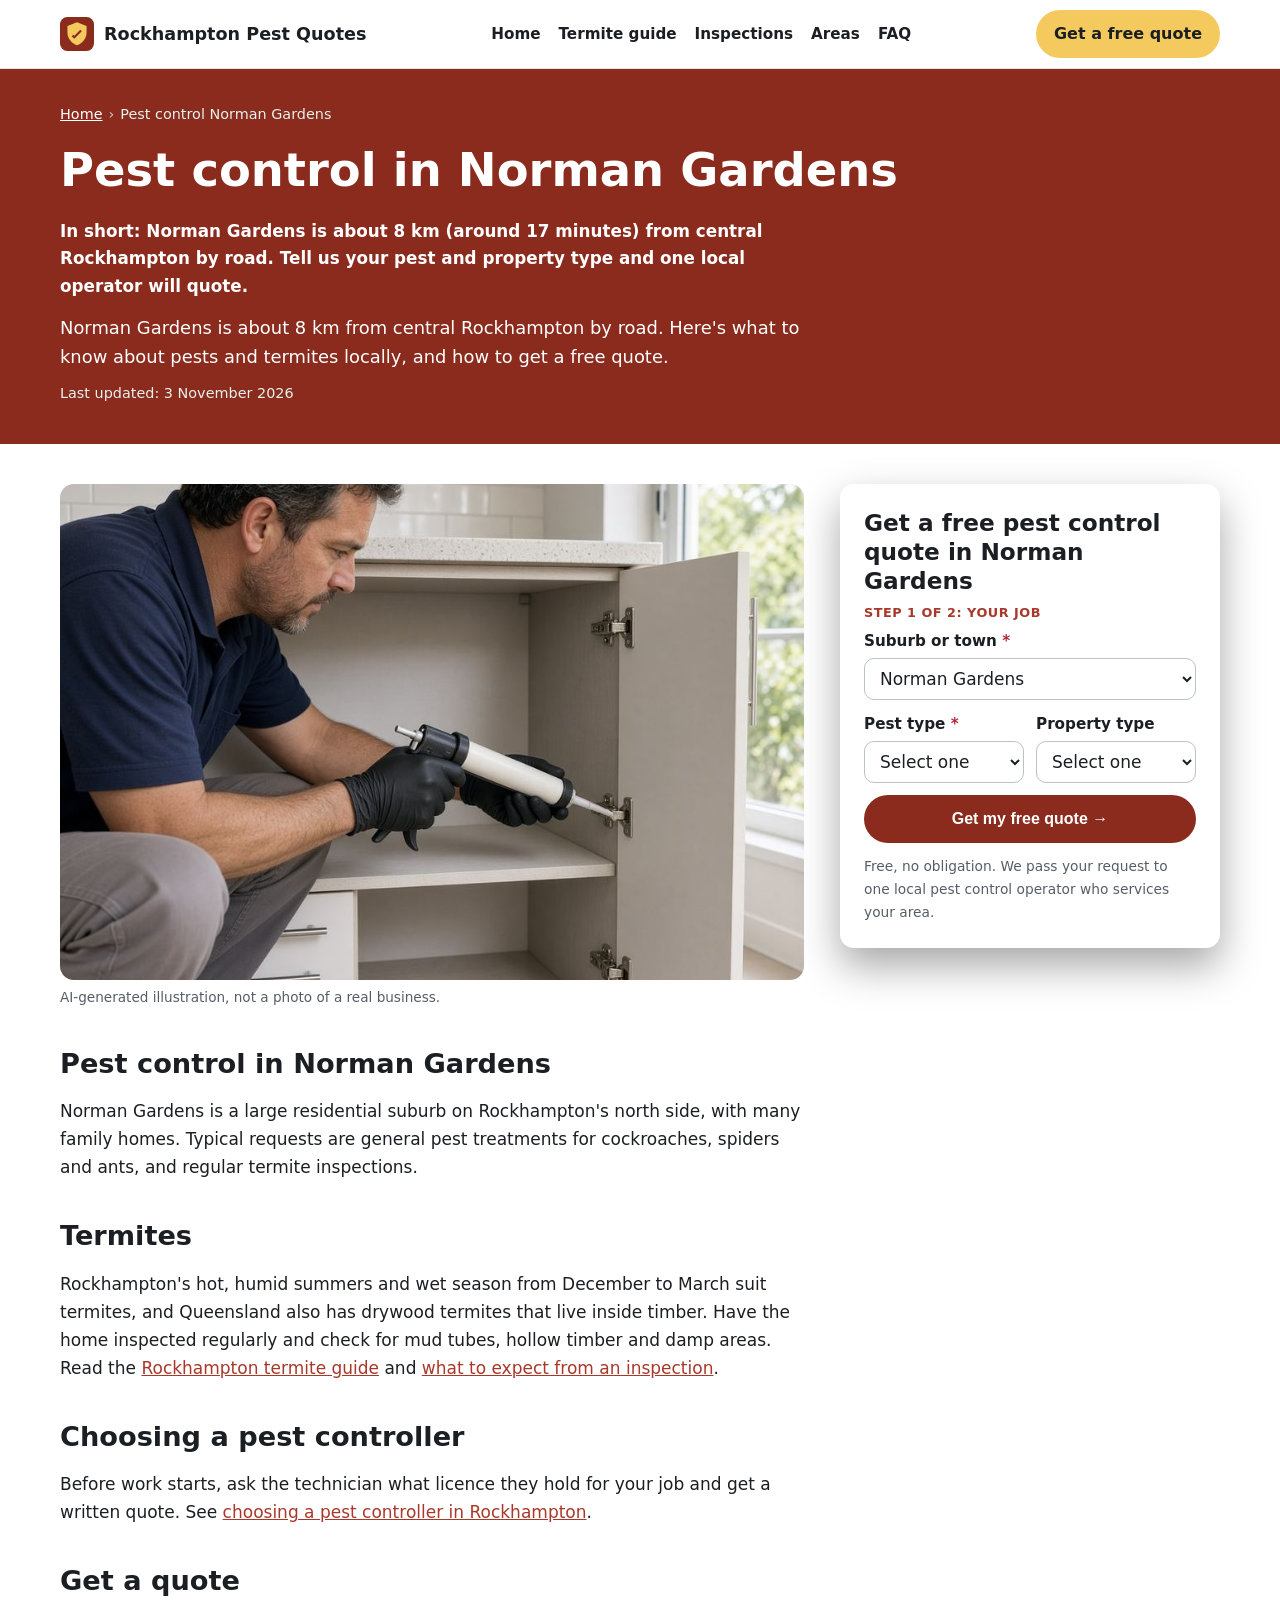
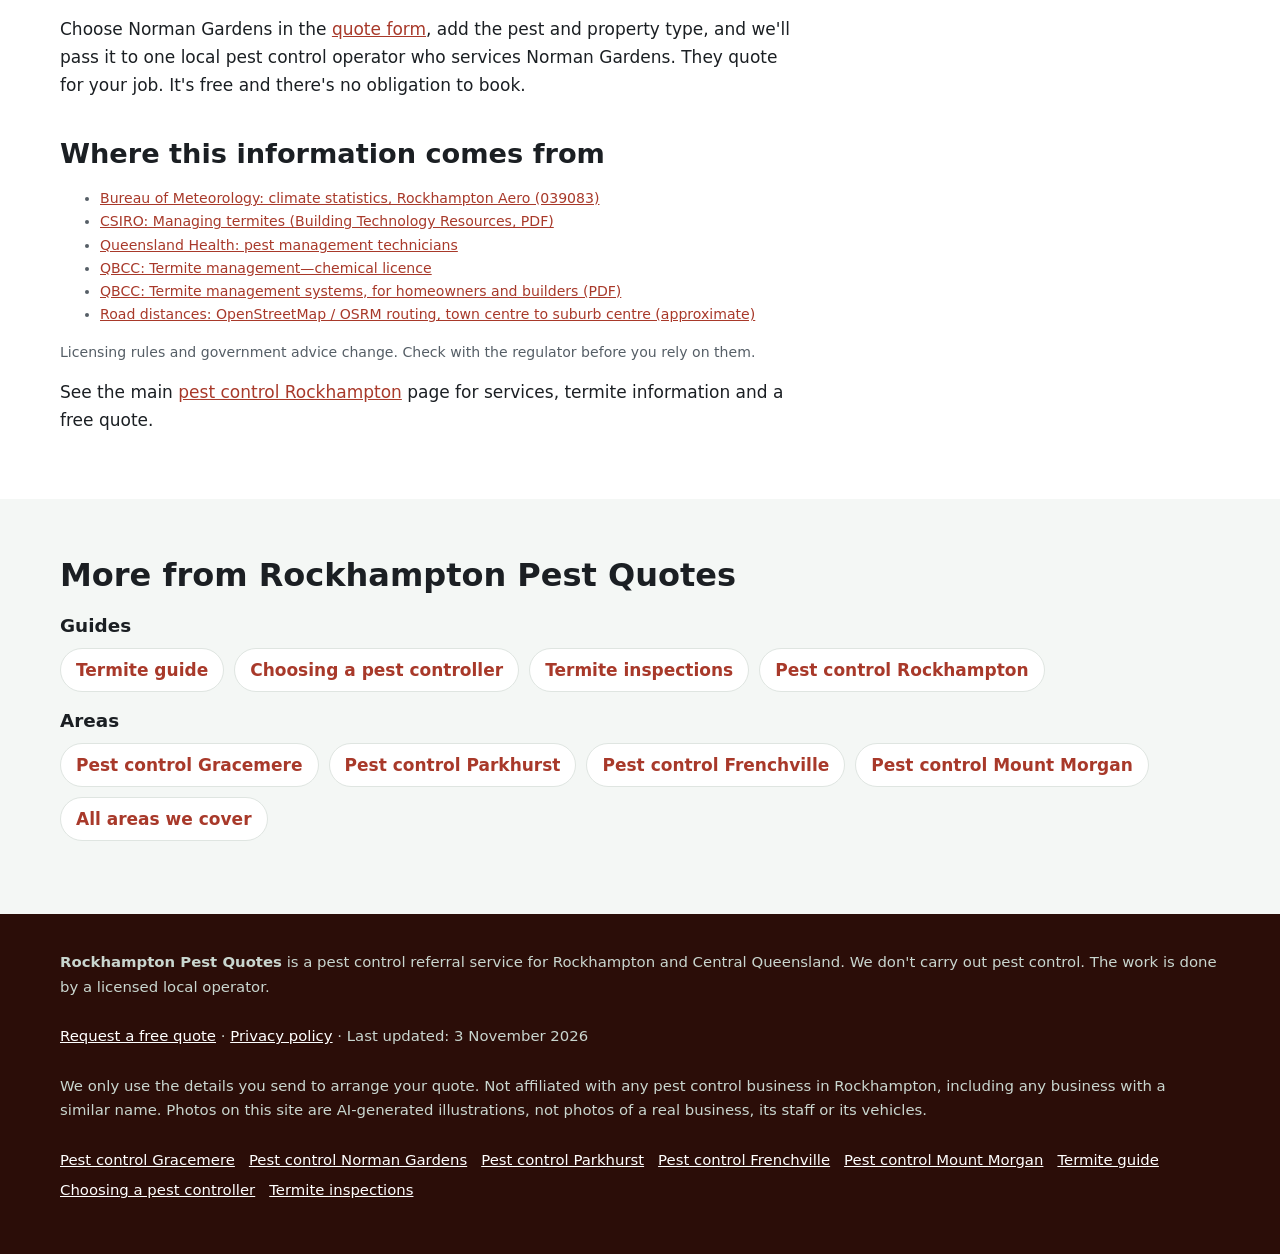
<file: pest-control-norman-gardens/index.html>
<!doctype html>
<html lang="en-AU">
<head>
<meta charset="utf-8">
<!-- Search Console verification meta tag goes here once the property is created -->
<meta name="viewport" content="width=device-width, initial-scale=1">
<title>Pest Control Norman Gardens | Free Pest and Termite Quotes, Norman Gardens QLD</title>
<meta name="description" content="Pest control and termite inspection quotes in Norman Gardens, about 8 km from central Rockhampton. A free referral service: one local operator quotes for your job.">
<link rel="canonical" href="https://rockhamptonpestcontrol.com/pest-control-norman-gardens/">
<link rel="icon" href="/favicon.svg" type="image/svg+xml">
<meta name="theme-color" content="#8a2b1d">
<meta property="og:type" content="article">
<meta property="og:locale" content="en_AU">
<meta property="og:site_name" content="Rockhampton Pest Quotes">
<meta property="og:title" content="Pest Control Norman Gardens | Free Pest and Termite Quotes, Norman Gardens QLD">
<meta property="og:description" content="Pest control and termite inspection quotes in Norman Gardens, about 8 km from central Rockhampton. A free referral service: one local operator quotes for your job.">
<meta property="og:url" content="https://rockhamptonpestcontrol.com/pest-control-norman-gardens/">
<meta property="og:image" content="https://rockhamptonpestcontrol.com/img/hero.jpg">
<meta name="twitter:card" content="summary_large_image">
<script>document.documentElement.classList.add('js')</script>
<link rel="stylesheet" href="/styles.css">

<!-- Google tag (gtag.js) -->
<script async src="https://www.googletagmanager.com/gtag/js?id=G-4VEBL5G1DB"></script>
<script>
  window.dataLayer = window.dataLayer || [];
  function gtag(){dataLayer.push(arguments);}
  gtag('js', new Date());
  gtag('config', 'G-4VEBL5G1DB');
</script>

<script type="application/ld+json">
{
 "@context": "https://schema.org",
 "@type": "WebPage",
 "@id": "https://rockhamptonpestcontrol.com/pest-control-norman-gardens/#webpage",
 "url": "https://rockhamptonpestcontrol.com/pest-control-norman-gardens/",
 "name": "Pest Control Norman Gardens | Free Pest and Termite Quotes, Norman Gardens QLD",
 "description": "Pest control and termite inspection quotes in Norman Gardens, about 8 km from central Rockhampton. A free referral service: one local operator quotes for your job.",
 "inLanguage": "en-AU",
 "dateModified": "2026-11-03",
 "isPartOf": {
  "@id": "https://rockhamptonpestcontrol.com/#website"
 }
}
</script>
<script type="application/ld+json">
{
 "@context": "https://schema.org",
 "@type": "BreadcrumbList",
 "itemListElement": [
  {
   "@type": "ListItem",
   "position": 1,
   "name": "Home",
   "item": "https://rockhamptonpestcontrol.com/"
  },
  {
   "@type": "ListItem",
   "position": 2,
   "name": "Pest control Norman Gardens",
   "item": "https://rockhamptonpestcontrol.com/pest-control-norman-gardens/"
  }
 ]
}
</script>
<script type="application/ld+json">
{
 "@context": "https://schema.org",
 "@type": "Service",
 "@id": "https://rockhamptonpestcontrol.com/pest-control-norman-gardens/#service",
 "name": "Pest control quotes in Norman Gardens",
 "serviceType": "Pest control",
 "description": "Pest control and termite inspection quotes in Norman Gardens, about 8 km from central Rockhampton. A free referral service: one local operator quotes for your job.",
 "url": "https://rockhamptonpestcontrol.com/pest-control-norman-gardens/",
 "provider": {
  "@id": "https://rockhamptonpestcontrol.com/#business"
 },
 "areaServed": [
  {
   "@type": "Place",
   "name": "Norman Gardens, QLD"
  }
 ]
}
</script>
</head>
<body>
<a class="skip-link" href="#main">Skip to content</a>

<header class="site-header">
  <div class="wrap">
    <a class="brand" href="/" aria-label="Rockhampton Pest Quotes home">
      <svg viewBox="0 0 64 64" aria-hidden="true"><rect width="64" height="64" rx="14" fill="#8a2b1d"/><path d="M32 10 14 17v12c0 11 7.6 20.5 18 24 10.4-3.5 18-13 18-24V17z" fill="#f4c95d"/><path d="M27 41l-5-5 2.8-2.8L27 35.4l11.2-11.2L41 27z" fill="#8a2b1d"/></svg>
      Rockhampton Pest Quotes
    </a>
    <nav class="nav" aria-label="Main">
      <a href="/">Home</a>
      <a href="/termites-rockhampton/">Termite guide</a>
      <a href="/termite-inspection/">Inspections</a>
      <a href="/#areas">Areas</a>
      <a href="/#faq">FAQ</a>
    </nav>
    <a class="btn btn-call header-call" href="#quote">Get a free quote</a>
  </div>
</header>

<main id="main">
<section class="page-hero" aria-labelledby="h1">
  <div class="wrap">
    <nav class="crumbs" aria-label="Breadcrumb"><ol><li><a href="https://rockhamptonpestcontrol.com/">Home</a></li><li aria-current="page">Pest control Norman Gardens</li></ol></nav>
    <h1 id="h1">Pest control in Norman Gardens</h1>
    <p class="summary">In short: Norman Gardens is about 8 km (around 17 minutes) from central Rockhampton by road. Tell us your pest and property type and one local operator will quote.</p>
    <p class="lead">Norman Gardens is about 8 km from central Rockhampton by road. Here's what to know about pests and termites locally, and how to get a free quote.</p>
    <p class="updated">Last updated: 3 November 2026</p>
  </div>
</section>
<div class="wrap page-grid">
  <article class="page-body">
<figure><img src="/img/card-general.jpg" width="900" height="600" style="aspect-ratio:3/2;object-fit:cover" alt="Illustration of a technician applying gel bait in a kitchen cupboard" decoding="async"><figcaption>AI-generated illustration, not a photo of a real business.</figcaption></figure>
<h2>Pest control in Norman Gardens</h2>
<p>Norman Gardens is a large residential suburb on Rockhampton's north side, with many family homes. Typical requests are general pest treatments for cockroaches, spiders and ants, and regular termite inspections.</p>
<h2>Termites</h2>
<p>Rockhampton's hot, humid summers and wet season from December to March suit termites, and Queensland also has drywood termites that live inside timber. Have the home inspected regularly and check for mud tubes, hollow timber and damp areas. Read the <a href="/termites-rockhampton/">Rockhampton termite guide</a> and <a href="/termite-inspection/">what to expect from an inspection</a>.</p>
<h2>Choosing a pest controller</h2>
<p>Before work starts, ask the technician what licence they hold for your job and get a written quote. See <a href="/pest-control-licence-qld/">choosing a pest controller in Rockhampton</a>.</p>
<h2>Get a quote</h2>
<p>Choose Norman Gardens in the <a href="#quote">quote form</a>, add the pest and property type, and we'll pass it to one local pest control operator who services Norman Gardens. They quote for your job. It's free and there's no obligation to book.</p>
<h2>Where this information comes from</h2>
<ul class="sources"><li><a href="http://www.bom.gov.au/climate/averages/tables/cw_039083.shtml" rel="noopener">Bureau of Meteorology: climate statistics, Rockhampton Aero (039083)</a></li><li><a href="https://research.csiro.au/infratech/wp-content/uploads/sites/38/2024/12/3013%5FManagingTermites%5FWCAG.pdf" rel="noopener">CSIRO: Managing termites (Building Technology Resources, PDF)</a></li><li><a href="https://www.health.qld.gov.au/system-governance/licences/medicines-poisons/pest-management/technicians" rel="noopener">Queensland Health: pest management technicians</a></li><li><a href="https://qbcc.qld.gov.au/licences/apply-licence/available-licences/other-trade/termite-management-chemical" rel="noopener">QBCC: Termite management—chemical licence</a></li><li><a href="https://www.qbcc.qld.gov.au/sites/default/files/documents/publication-termite-management-systems-homeowners-builders.pdf" rel="noopener">QBCC: Termite management systems, for homeowners and builders (PDF)</a></li><li><a href="https://www.openstreetmap.org/" rel="noopener">Road distances: OpenStreetMap / OSRM routing, town centre to suburb centre (approximate)</a></li></ul>
<p class="sources">Licensing rules and government advice change. Check with the regulator before you rely on them.</p>

<p class="home-link">See the main <a href="/">pest control Rockhampton</a> page for services, termite information and a free quote.</p>
  </article>
  <aside class="page-aside">
    <div class="hero-form-card" id="quote">
      <h2 id="quote-h">Get a free pest control quote in Norman Gardens</h2>
      <form class="quote-form two-step" id="quote-form" action="https://formsubmit.co/quotes@rockhamptonpestcontrol.com" method="post" novalidate>
        <input type="hidden" name="_subject" value="New quote request – rockhamptonpestcontrol.com">
        <input type="hidden" name="_captcha" value="true">
        <input type="hidden" name="_template" value="table">
        <input type="hidden" name="_next" value="https://rockhamptonpestcontrol.com/thanks.html?lead=1">
        <input type="hidden" name="_autoresponse" value="Thanks for your pest control request. We&#x27;ve received it and are passing it to a local pest control operator, who&#x27;ll be in touch shortly with availability and a price.">
        <input type="text" name="_honey" style="display:none" tabindex="-1" autocomplete="off" aria-hidden="true">
        <input type="hidden" name="source" value="rockhamptonpestcontrol.com">
        <input type="hidden" name="page" value="/pest-control-norman-gardens/">
        <fieldset class="step step-1">
          <legend class="step-label">Step 1 of 2: your job</legend>
          <div class="full"><label for="suburb">Suburb or town <span class="req" aria-hidden="true">*</span></label>
            <select id="suburb" name="suburb" required><option value="">Choose your suburb</option><option>Rockhampton City</option><option>Allenstown</option><option>Wandal</option><option>West Rockhampton</option><option>The Range</option><option>Depot Hill</option><option>Park Avenue</option><option>Berserker</option><option>Frenchville</option><option>Koongal</option><option>Lakes Creek</option><option>Kawana</option><option selected>Norman Gardens</option><option>Parkhurst</option><option>Gracemere</option><option>Bouldercombe</option><option>Alton Downs</option><option>Mount Morgan</option><option value="Other">Other (tell us below)</option></select></div>
          <div class="full other-wrap"><label for="suburb_other">Other suburb or town</label><input id="suburb_other" name="suburb_other" type="text" autocomplete="address-level2"></div>
          <div><label for="pest">Pest type <span class="req" aria-hidden="true">*</span></label>
            <select id="pest" name="pest_type" required><option value="">Select one</option><option>Termites: inspection</option><option>Termites: treatment or barrier</option><option>Pre-purchase timber pest inspection</option><option>General pest treatment</option><option>Cockroaches</option><option>Spiders</option><option>Rats or mice</option><option>Ants</option><option>Possum in the roof (licensed handler only)</option><option>Other or not sure</option></select></div>
          <div><label for="property">Property type</label>
            <select id="property" name="property_type"><option value="Not stated">Select one</option><option>House</option><option>Unit or townhouse</option><option>Rental (tenant or landlord)</option><option>Home I'm buying</option><option>Business or commercial</option><option>Farm or rural property</option></select></div>
          <div class="full js-only"><button class="btn btn-primary btn-block" type="button" id="to-step-2">Get my free quote →</button></div>
          <p class="microcopy full">Free, no obligation. We pass your request to one local pest control operator who services your area.</p>
          <p class="form-error full" id="step1-error" role="alert" hidden>Please choose your suburb and pest type.</p>
        </fieldset>
        <fieldset class="step step-2" id="step-2">
          <legend class="step-label">Step 2 of 2: your details</legend>
          <div><label for="name">Name <span class="req" aria-hidden="true">*</span></label><input id="name" name="name" type="text" autocomplete="name" required></div>
          <div><label for="phone">Phone <span class="req" aria-hidden="true">*</span></label><input id="phone" name="phone" type="tel" autocomplete="tel" inputmode="tel" required></div>
          <div><label for="email">Email</label><input id="email" name="email" type="email" autocomplete="email"></div>
          <div><label for="date">Preferred date</label><input id="date" name="preferred_date" type="date"></div>
          <div class="full"><label for="message">Anything else?</label><textarea id="message" name="message" rows="2" placeholder="e.g. high-set timber house, mud on the stumps, last inspected 3 years ago"></textarea></div>
          <p class="consent full">By sending this form you agree we can share your details with one local pest control operator so they can quote for your job. See our <a href="/privacy.html">privacy policy</a>.</p>
          <div class="full step2-actions"><button class="btn btn-primary" type="submit">Send my quote request</button><button class="btn-link js-only" type="button" id="back-1">← Back</button></div>
        </fieldset>
      </form>
    </div>
  </aside>
</div>
<section class="alt" aria-labelledby="more-h">
  <div class="wrap">
    <h2 id="more-h">More from Rockhampton Pest Quotes</h2>
    <h3>Guides</h3>
    <ul class="link-list"><li><a href="/termites-rockhampton/">Termite guide</a></li><li><a href="/pest-control-licence-qld/">Choosing a pest controller</a></li><li><a href="/termite-inspection/">Termite inspections</a></li><li><a href="/">Pest control Rockhampton</a></li></ul>
    <h3>Areas</h3>
    <ul class="link-list"><li><a href="/pest-control-gracemere/">Pest control Gracemere</a></li><li><a href="/pest-control-parkhurst/">Pest control Parkhurst</a></li><li><a href="/pest-control-frenchville/">Pest control Frenchville</a></li><li><a href="/pest-control-mount-morgan/">Pest control Mount Morgan</a></li><li><a href="/#areas">All areas we cover</a></li></ul>
  </div>
</section>
</main>

<footer class="site-footer">
  <div class="wrap">
    <p><strong>Rockhampton Pest Quotes</strong> is a pest control referral service for Rockhampton and Central Queensland. We don't carry out pest control. The work is done by a licensed local operator.</p>
    <p><a href="#quote">Request a free quote</a> · <a href="/privacy.html">Privacy policy</a> · Last updated: 3 November 2026</p>
    <p>We only use the details you send to arrange your quote. Not affiliated with any pest control business in Rockhampton, including any business with a similar name. Photos on this site are AI-generated illustrations, not photos of a real business, its staff or its vehicles.</p>
    <p class="footer-links"><a href="/pest-control-gracemere/">Pest control Gracemere</a> <a href="/pest-control-norman-gardens/">Pest control Norman Gardens</a> <a href="/pest-control-parkhurst/">Pest control Parkhurst</a> <a href="/pest-control-frenchville/">Pest control Frenchville</a> <a href="/pest-control-mount-morgan/">Pest control Mount Morgan</a> <a href="/termites-rockhampton/">Termite guide</a> <a href="/pest-control-licence-qld/">Choosing a pest controller</a> <a href="/termite-inspection/">Termite inspections</a></p>
  </div>
</footer>

<div class="mobile-call" aria-label="Quick contact">
  <a class="btn btn-call" href="#quote">Get a free quote</a>
</div>
<script src="/form.js" defer></script>
</body>
</html>
</file>
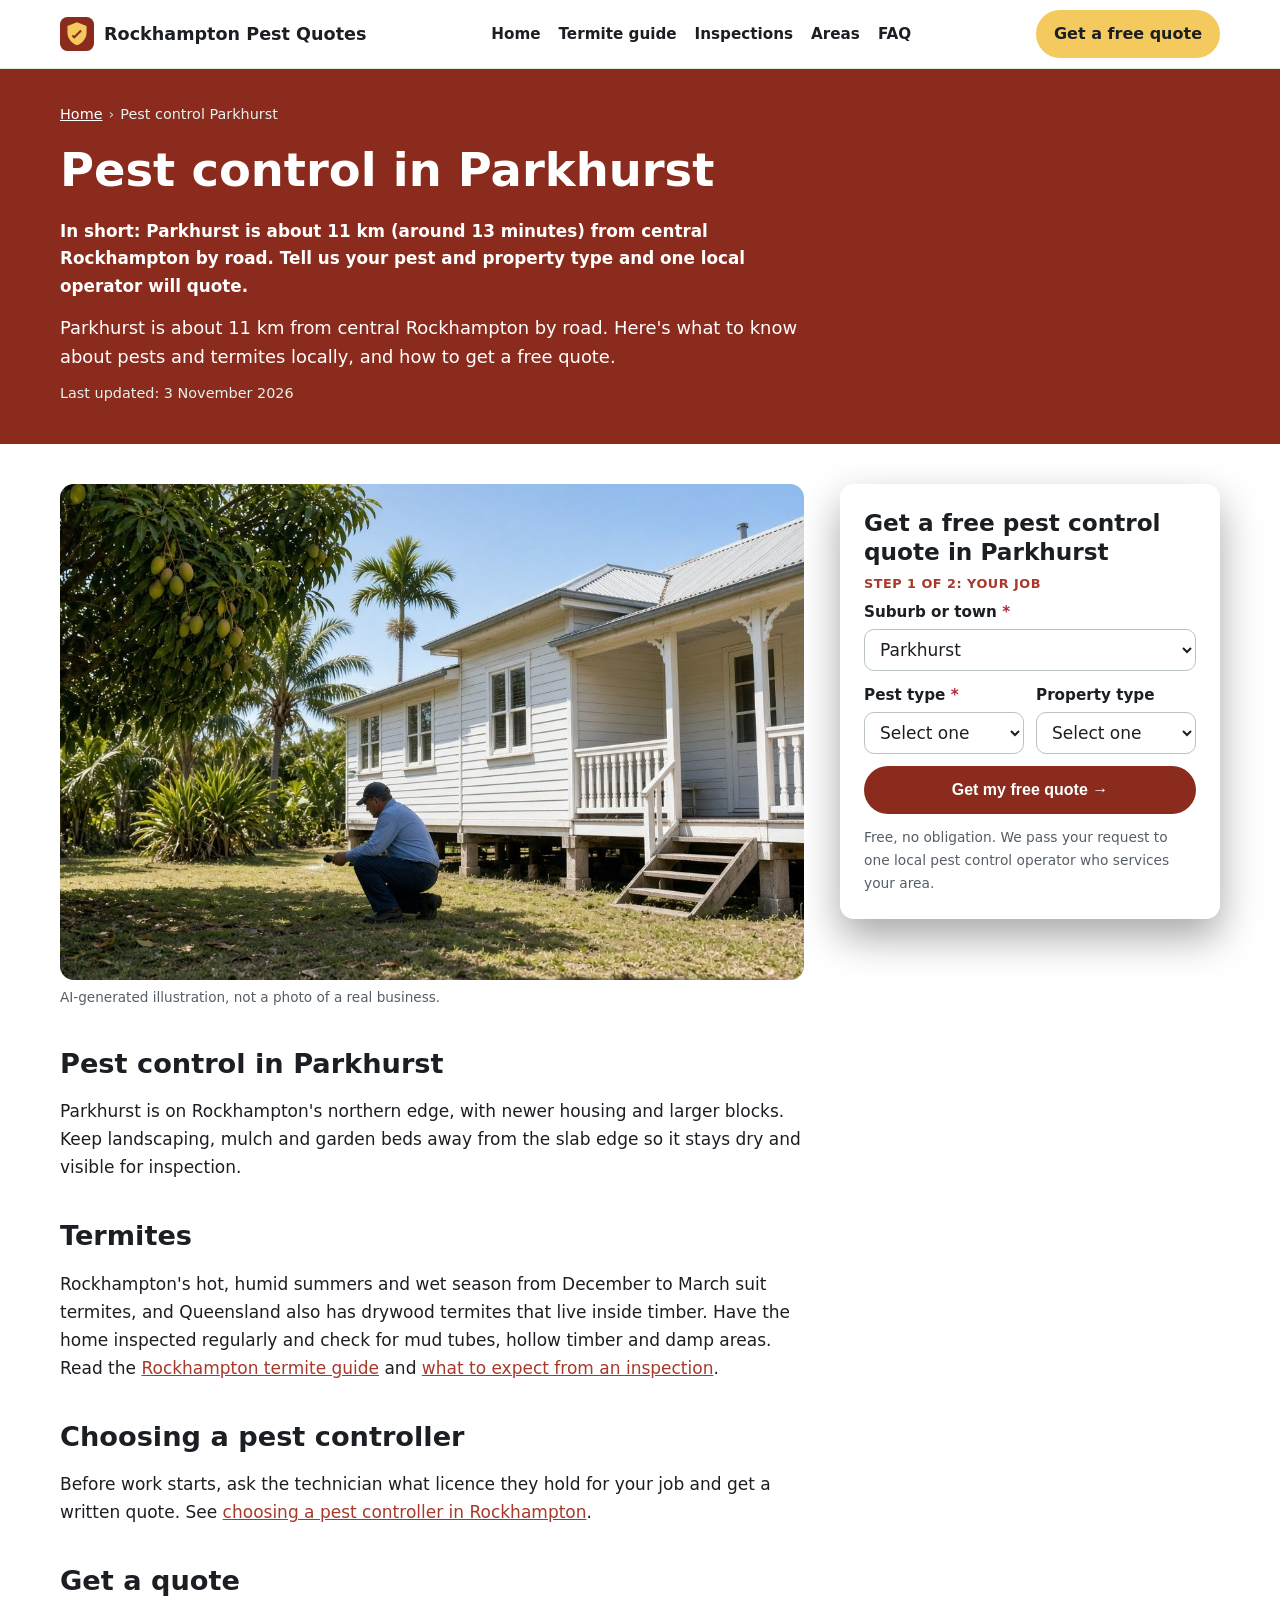
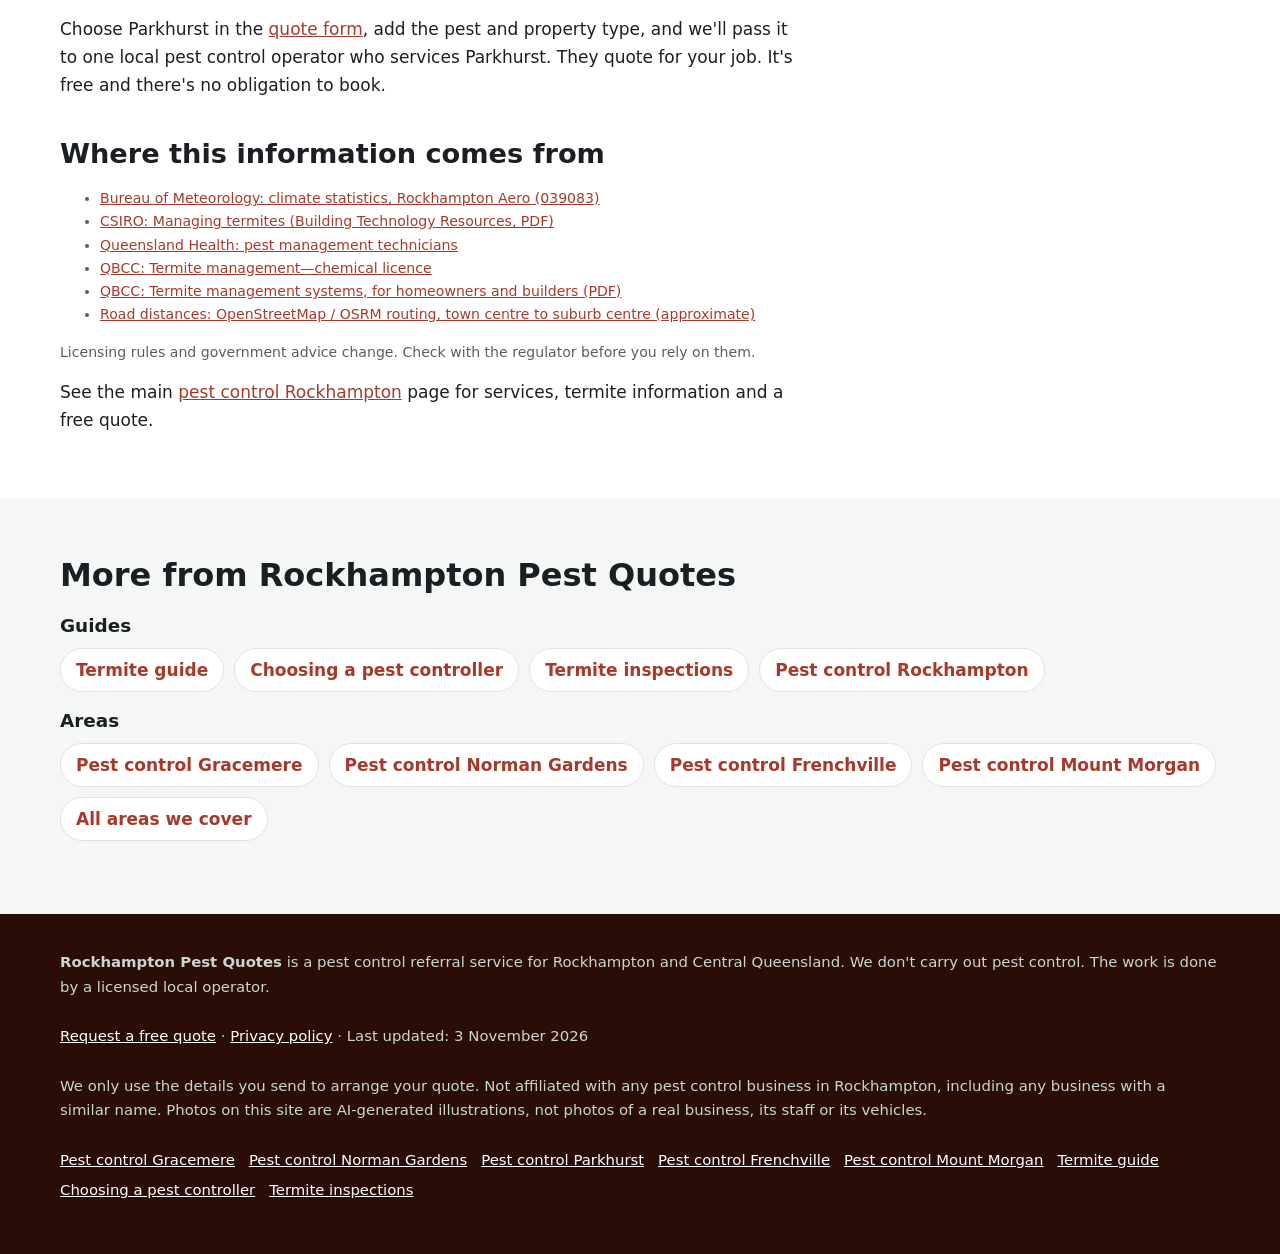
<file: pest-control-parkhurst/index.html>
<!doctype html>
<html lang="en-AU">
<head>
<meta charset="utf-8">
<!-- Search Console verification meta tag goes here once the property is created -->
<meta name="viewport" content="width=device-width, initial-scale=1">
<title>Pest Control Parkhurst | Free Pest and Termite Quotes, Parkhurst QLD</title>
<meta name="description" content="Pest control and termite inspection quotes in Parkhurst, about 11 km from central Rockhampton. A free referral service: one local operator quotes for your job.">
<link rel="canonical" href="https://rockhamptonpestcontrol.com/pest-control-parkhurst/">
<link rel="icon" href="/favicon.svg" type="image/svg+xml">
<meta name="theme-color" content="#8a2b1d">
<meta property="og:type" content="article">
<meta property="og:locale" content="en_AU">
<meta property="og:site_name" content="Rockhampton Pest Quotes">
<meta property="og:title" content="Pest Control Parkhurst | Free Pest and Termite Quotes, Parkhurst QLD">
<meta property="og:description" content="Pest control and termite inspection quotes in Parkhurst, about 11 km from central Rockhampton. A free referral service: one local operator quotes for your job.">
<meta property="og:url" content="https://rockhamptonpestcontrol.com/pest-control-parkhurst/">
<meta property="og:image" content="https://rockhamptonpestcontrol.com/img/hero.jpg">
<meta name="twitter:card" content="summary_large_image">
<script>document.documentElement.classList.add('js')</script>
<link rel="stylesheet" href="/styles.css">

<!-- Google tag (gtag.js) -->
<script async src="https://www.googletagmanager.com/gtag/js?id=G-4VEBL5G1DB"></script>
<script>
  window.dataLayer = window.dataLayer || [];
  function gtag(){dataLayer.push(arguments);}
  gtag('js', new Date());
  gtag('config', 'G-4VEBL5G1DB');
</script>

<script type="application/ld+json">
{
 "@context": "https://schema.org",
 "@type": "WebPage",
 "@id": "https://rockhamptonpestcontrol.com/pest-control-parkhurst/#webpage",
 "url": "https://rockhamptonpestcontrol.com/pest-control-parkhurst/",
 "name": "Pest Control Parkhurst | Free Pest and Termite Quotes, Parkhurst QLD",
 "description": "Pest control and termite inspection quotes in Parkhurst, about 11 km from central Rockhampton. A free referral service: one local operator quotes for your job.",
 "inLanguage": "en-AU",
 "dateModified": "2026-11-03",
 "isPartOf": {
  "@id": "https://rockhamptonpestcontrol.com/#website"
 }
}
</script>
<script type="application/ld+json">
{
 "@context": "https://schema.org",
 "@type": "BreadcrumbList",
 "itemListElement": [
  {
   "@type": "ListItem",
   "position": 1,
   "name": "Home",
   "item": "https://rockhamptonpestcontrol.com/"
  },
  {
   "@type": "ListItem",
   "position": 2,
   "name": "Pest control Parkhurst",
   "item": "https://rockhamptonpestcontrol.com/pest-control-parkhurst/"
  }
 ]
}
</script>
<script type="application/ld+json">
{
 "@context": "https://schema.org",
 "@type": "Service",
 "@id": "https://rockhamptonpestcontrol.com/pest-control-parkhurst/#service",
 "name": "Pest control quotes in Parkhurst",
 "serviceType": "Pest control",
 "description": "Pest control and termite inspection quotes in Parkhurst, about 11 km from central Rockhampton. A free referral service: one local operator quotes for your job.",
 "url": "https://rockhamptonpestcontrol.com/pest-control-parkhurst/",
 "provider": {
  "@id": "https://rockhamptonpestcontrol.com/#business"
 },
 "areaServed": [
  {
   "@type": "Place",
   "name": "Parkhurst, QLD"
  }
 ]
}
</script>
</head>
<body>
<a class="skip-link" href="#main">Skip to content</a>

<header class="site-header">
  <div class="wrap">
    <a class="brand" href="/" aria-label="Rockhampton Pest Quotes home">
      <svg viewBox="0 0 64 64" aria-hidden="true"><rect width="64" height="64" rx="14" fill="#8a2b1d"/><path d="M32 10 14 17v12c0 11 7.6 20.5 18 24 10.4-3.5 18-13 18-24V17z" fill="#f4c95d"/><path d="M27 41l-5-5 2.8-2.8L27 35.4l11.2-11.2L41 27z" fill="#8a2b1d"/></svg>
      Rockhampton Pest Quotes
    </a>
    <nav class="nav" aria-label="Main">
      <a href="/">Home</a>
      <a href="/termites-rockhampton/">Termite guide</a>
      <a href="/termite-inspection/">Inspections</a>
      <a href="/#areas">Areas</a>
      <a href="/#faq">FAQ</a>
    </nav>
    <a class="btn btn-call header-call" href="#quote">Get a free quote</a>
  </div>
</header>

<main id="main">
<section class="page-hero" aria-labelledby="h1">
  <div class="wrap">
    <nav class="crumbs" aria-label="Breadcrumb"><ol><li><a href="https://rockhamptonpestcontrol.com/">Home</a></li><li aria-current="page">Pest control Parkhurst</li></ol></nav>
    <h1 id="h1">Pest control in Parkhurst</h1>
    <p class="summary">In short: Parkhurst is about 11 km (around 13 minutes) from central Rockhampton by road. Tell us your pest and property type and one local operator will quote.</p>
    <p class="lead">Parkhurst is about 11 km from central Rockhampton by road. Here's what to know about pests and termites locally, and how to get a free quote.</p>
    <p class="updated">Last updated: 3 November 2026</p>
  </div>
</section>
<div class="wrap page-grid">
  <article class="page-body">
<figure><img src="/img/hero.jpg" width="900" height="600" style="aspect-ratio:3/2;object-fit:cover" alt="Illustration of a technician inspecting the yard of a Queenslander" decoding="async"><figcaption>AI-generated illustration, not a photo of a real business.</figcaption></figure>
<h2>Pest control in Parkhurst</h2>
<p>Parkhurst is on Rockhampton's northern edge, with newer housing and larger blocks. Keep landscaping, mulch and garden beds away from the slab edge so it stays dry and visible for inspection.</p>
<h2>Termites</h2>
<p>Rockhampton's hot, humid summers and wet season from December to March suit termites, and Queensland also has drywood termites that live inside timber. Have the home inspected regularly and check for mud tubes, hollow timber and damp areas. Read the <a href="/termites-rockhampton/">Rockhampton termite guide</a> and <a href="/termite-inspection/">what to expect from an inspection</a>.</p>
<h2>Choosing a pest controller</h2>
<p>Before work starts, ask the technician what licence they hold for your job and get a written quote. See <a href="/pest-control-licence-qld/">choosing a pest controller in Rockhampton</a>.</p>
<h2>Get a quote</h2>
<p>Choose Parkhurst in the <a href="#quote">quote form</a>, add the pest and property type, and we'll pass it to one local pest control operator who services Parkhurst. They quote for your job. It's free and there's no obligation to book.</p>
<h2>Where this information comes from</h2>
<ul class="sources"><li><a href="http://www.bom.gov.au/climate/averages/tables/cw_039083.shtml" rel="noopener">Bureau of Meteorology: climate statistics, Rockhampton Aero (039083)</a></li><li><a href="https://research.csiro.au/infratech/wp-content/uploads/sites/38/2024/12/3013%5FManagingTermites%5FWCAG.pdf" rel="noopener">CSIRO: Managing termites (Building Technology Resources, PDF)</a></li><li><a href="https://www.health.qld.gov.au/system-governance/licences/medicines-poisons/pest-management/technicians" rel="noopener">Queensland Health: pest management technicians</a></li><li><a href="https://qbcc.qld.gov.au/licences/apply-licence/available-licences/other-trade/termite-management-chemical" rel="noopener">QBCC: Termite management—chemical licence</a></li><li><a href="https://www.qbcc.qld.gov.au/sites/default/files/documents/publication-termite-management-systems-homeowners-builders.pdf" rel="noopener">QBCC: Termite management systems, for homeowners and builders (PDF)</a></li><li><a href="https://www.openstreetmap.org/" rel="noopener">Road distances: OpenStreetMap / OSRM routing, town centre to suburb centre (approximate)</a></li></ul>
<p class="sources">Licensing rules and government advice change. Check with the regulator before you rely on them.</p>

<p class="home-link">See the main <a href="/">pest control Rockhampton</a> page for services, termite information and a free quote.</p>
  </article>
  <aside class="page-aside">
    <div class="hero-form-card" id="quote">
      <h2 id="quote-h">Get a free pest control quote in Parkhurst</h2>
      <form class="quote-form two-step" id="quote-form" action="https://formsubmit.co/quotes@rockhamptonpestcontrol.com" method="post" novalidate>
        <input type="hidden" name="_subject" value="New quote request – rockhamptonpestcontrol.com">
        <input type="hidden" name="_captcha" value="true">
        <input type="hidden" name="_template" value="table">
        <input type="hidden" name="_next" value="https://rockhamptonpestcontrol.com/thanks.html?lead=1">
        <input type="hidden" name="_autoresponse" value="Thanks for your pest control request. We&#x27;ve received it and are passing it to a local pest control operator, who&#x27;ll be in touch shortly with availability and a price.">
        <input type="text" name="_honey" style="display:none" tabindex="-1" autocomplete="off" aria-hidden="true">
        <input type="hidden" name="source" value="rockhamptonpestcontrol.com">
        <input type="hidden" name="page" value="/pest-control-parkhurst/">
        <fieldset class="step step-1">
          <legend class="step-label">Step 1 of 2: your job</legend>
          <div class="full"><label for="suburb">Suburb or town <span class="req" aria-hidden="true">*</span></label>
            <select id="suburb" name="suburb" required><option value="">Choose your suburb</option><option>Rockhampton City</option><option>Allenstown</option><option>Wandal</option><option>West Rockhampton</option><option>The Range</option><option>Depot Hill</option><option>Park Avenue</option><option>Berserker</option><option>Frenchville</option><option>Koongal</option><option>Lakes Creek</option><option>Kawana</option><option>Norman Gardens</option><option selected>Parkhurst</option><option>Gracemere</option><option>Bouldercombe</option><option>Alton Downs</option><option>Mount Morgan</option><option value="Other">Other (tell us below)</option></select></div>
          <div class="full other-wrap"><label for="suburb_other">Other suburb or town</label><input id="suburb_other" name="suburb_other" type="text" autocomplete="address-level2"></div>
          <div><label for="pest">Pest type <span class="req" aria-hidden="true">*</span></label>
            <select id="pest" name="pest_type" required><option value="">Select one</option><option>Termites: inspection</option><option>Termites: treatment or barrier</option><option>Pre-purchase timber pest inspection</option><option>General pest treatment</option><option>Cockroaches</option><option>Spiders</option><option>Rats or mice</option><option>Ants</option><option>Possum in the roof (licensed handler only)</option><option>Other or not sure</option></select></div>
          <div><label for="property">Property type</label>
            <select id="property" name="property_type"><option value="Not stated">Select one</option><option>House</option><option>Unit or townhouse</option><option>Rental (tenant or landlord)</option><option>Home I'm buying</option><option>Business or commercial</option><option>Farm or rural property</option></select></div>
          <div class="full js-only"><button class="btn btn-primary btn-block" type="button" id="to-step-2">Get my free quote →</button></div>
          <p class="microcopy full">Free, no obligation. We pass your request to one local pest control operator who services your area.</p>
          <p class="form-error full" id="step1-error" role="alert" hidden>Please choose your suburb and pest type.</p>
        </fieldset>
        <fieldset class="step step-2" id="step-2">
          <legend class="step-label">Step 2 of 2: your details</legend>
          <div><label for="name">Name <span class="req" aria-hidden="true">*</span></label><input id="name" name="name" type="text" autocomplete="name" required></div>
          <div><label for="phone">Phone <span class="req" aria-hidden="true">*</span></label><input id="phone" name="phone" type="tel" autocomplete="tel" inputmode="tel" required></div>
          <div><label for="email">Email</label><input id="email" name="email" type="email" autocomplete="email"></div>
          <div><label for="date">Preferred date</label><input id="date" name="preferred_date" type="date"></div>
          <div class="full"><label for="message">Anything else?</label><textarea id="message" name="message" rows="2" placeholder="e.g. high-set timber house, mud on the stumps, last inspected 3 years ago"></textarea></div>
          <p class="consent full">By sending this form you agree we can share your details with one local pest control operator so they can quote for your job. See our <a href="/privacy.html">privacy policy</a>.</p>
          <div class="full step2-actions"><button class="btn btn-primary" type="submit">Send my quote request</button><button class="btn-link js-only" type="button" id="back-1">← Back</button></div>
        </fieldset>
      </form>
    </div>
  </aside>
</div>
<section class="alt" aria-labelledby="more-h">
  <div class="wrap">
    <h2 id="more-h">More from Rockhampton Pest Quotes</h2>
    <h3>Guides</h3>
    <ul class="link-list"><li><a href="/termites-rockhampton/">Termite guide</a></li><li><a href="/pest-control-licence-qld/">Choosing a pest controller</a></li><li><a href="/termite-inspection/">Termite inspections</a></li><li><a href="/">Pest control Rockhampton</a></li></ul>
    <h3>Areas</h3>
    <ul class="link-list"><li><a href="/pest-control-gracemere/">Pest control Gracemere</a></li><li><a href="/pest-control-norman-gardens/">Pest control Norman Gardens</a></li><li><a href="/pest-control-frenchville/">Pest control Frenchville</a></li><li><a href="/pest-control-mount-morgan/">Pest control Mount Morgan</a></li><li><a href="/#areas">All areas we cover</a></li></ul>
  </div>
</section>
</main>

<footer class="site-footer">
  <div class="wrap">
    <p><strong>Rockhampton Pest Quotes</strong> is a pest control referral service for Rockhampton and Central Queensland. We don't carry out pest control. The work is done by a licensed local operator.</p>
    <p><a href="#quote">Request a free quote</a> · <a href="/privacy.html">Privacy policy</a> · Last updated: 3 November 2026</p>
    <p>We only use the details you send to arrange your quote. Not affiliated with any pest control business in Rockhampton, including any business with a similar name. Photos on this site are AI-generated illustrations, not photos of a real business, its staff or its vehicles.</p>
    <p class="footer-links"><a href="/pest-control-gracemere/">Pest control Gracemere</a> <a href="/pest-control-norman-gardens/">Pest control Norman Gardens</a> <a href="/pest-control-parkhurst/">Pest control Parkhurst</a> <a href="/pest-control-frenchville/">Pest control Frenchville</a> <a href="/pest-control-mount-morgan/">Pest control Mount Morgan</a> <a href="/termites-rockhampton/">Termite guide</a> <a href="/pest-control-licence-qld/">Choosing a pest controller</a> <a href="/termite-inspection/">Termite inspections</a></p>
  </div>
</footer>

<div class="mobile-call" aria-label="Quick contact">
  <a class="btn btn-call" href="#quote">Get a free quote</a>
</div>
<script src="/form.js" defer></script>
</body>
</html>
</file>
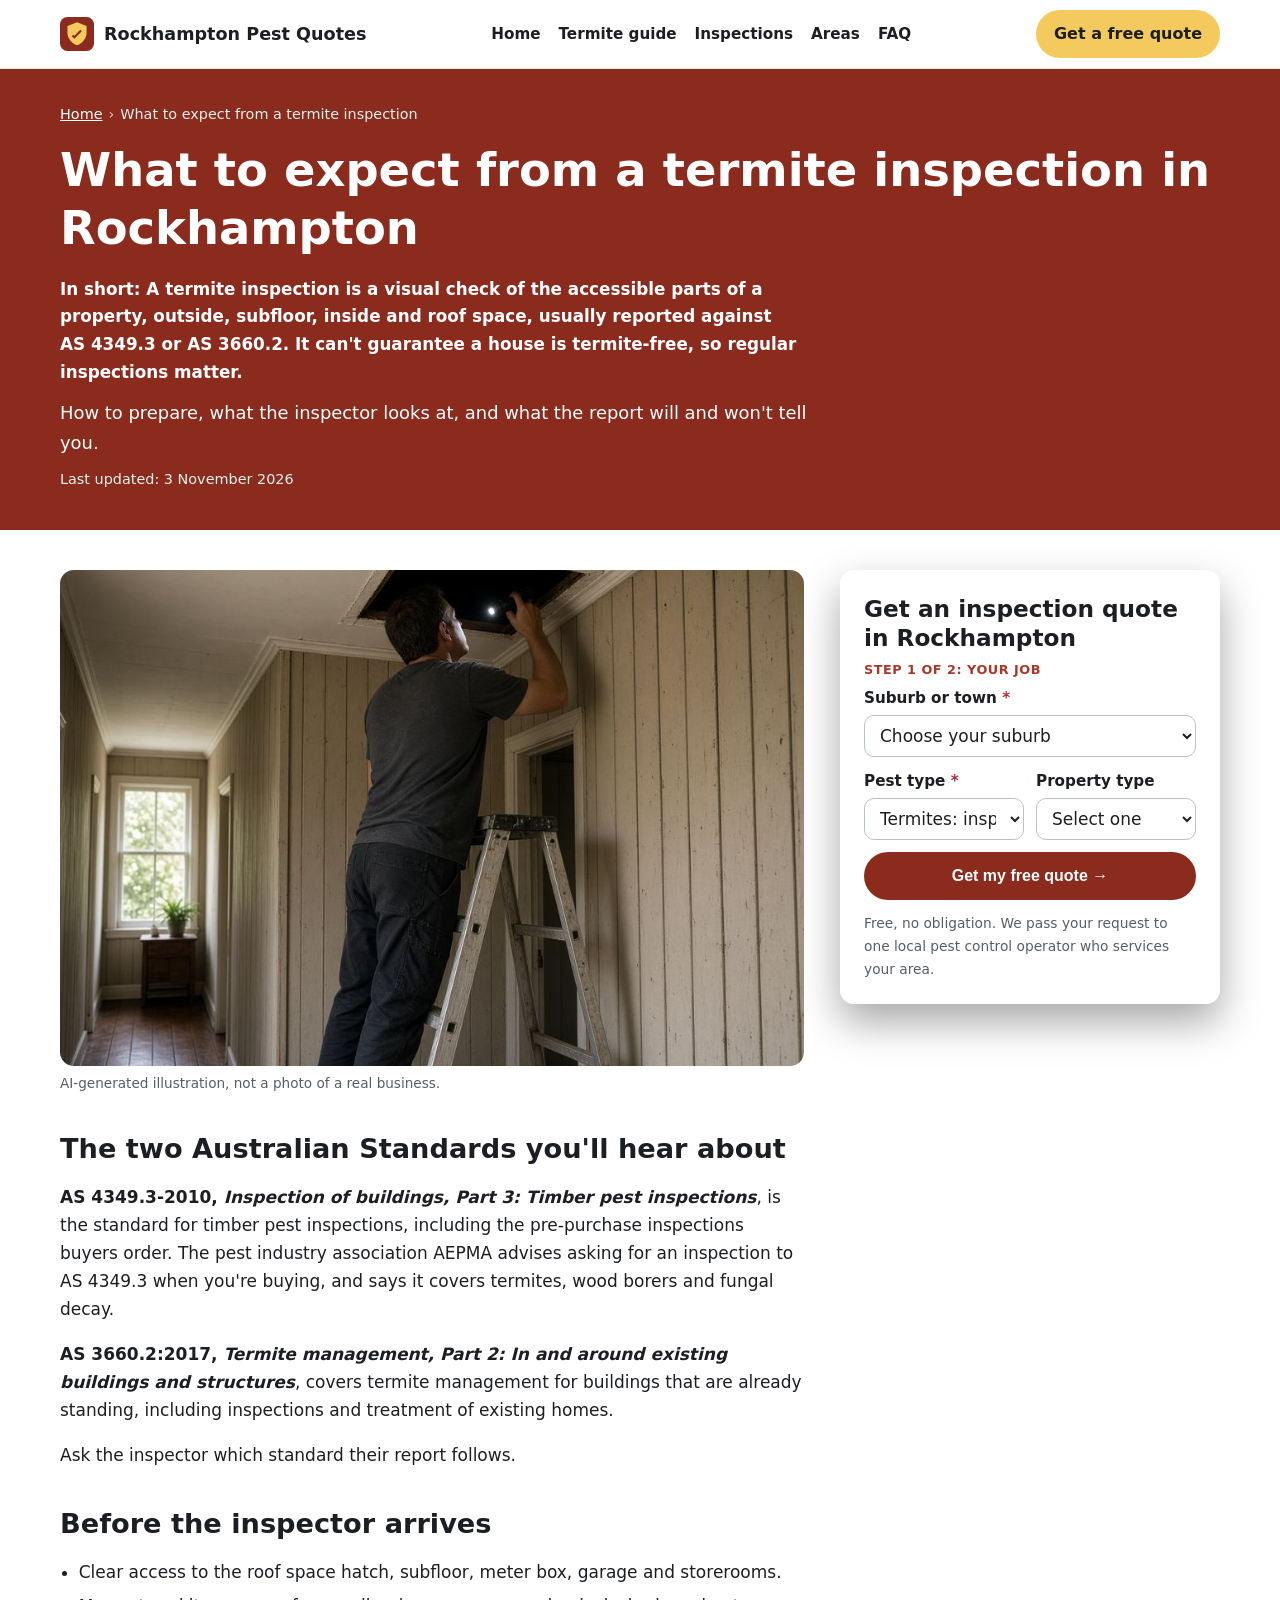
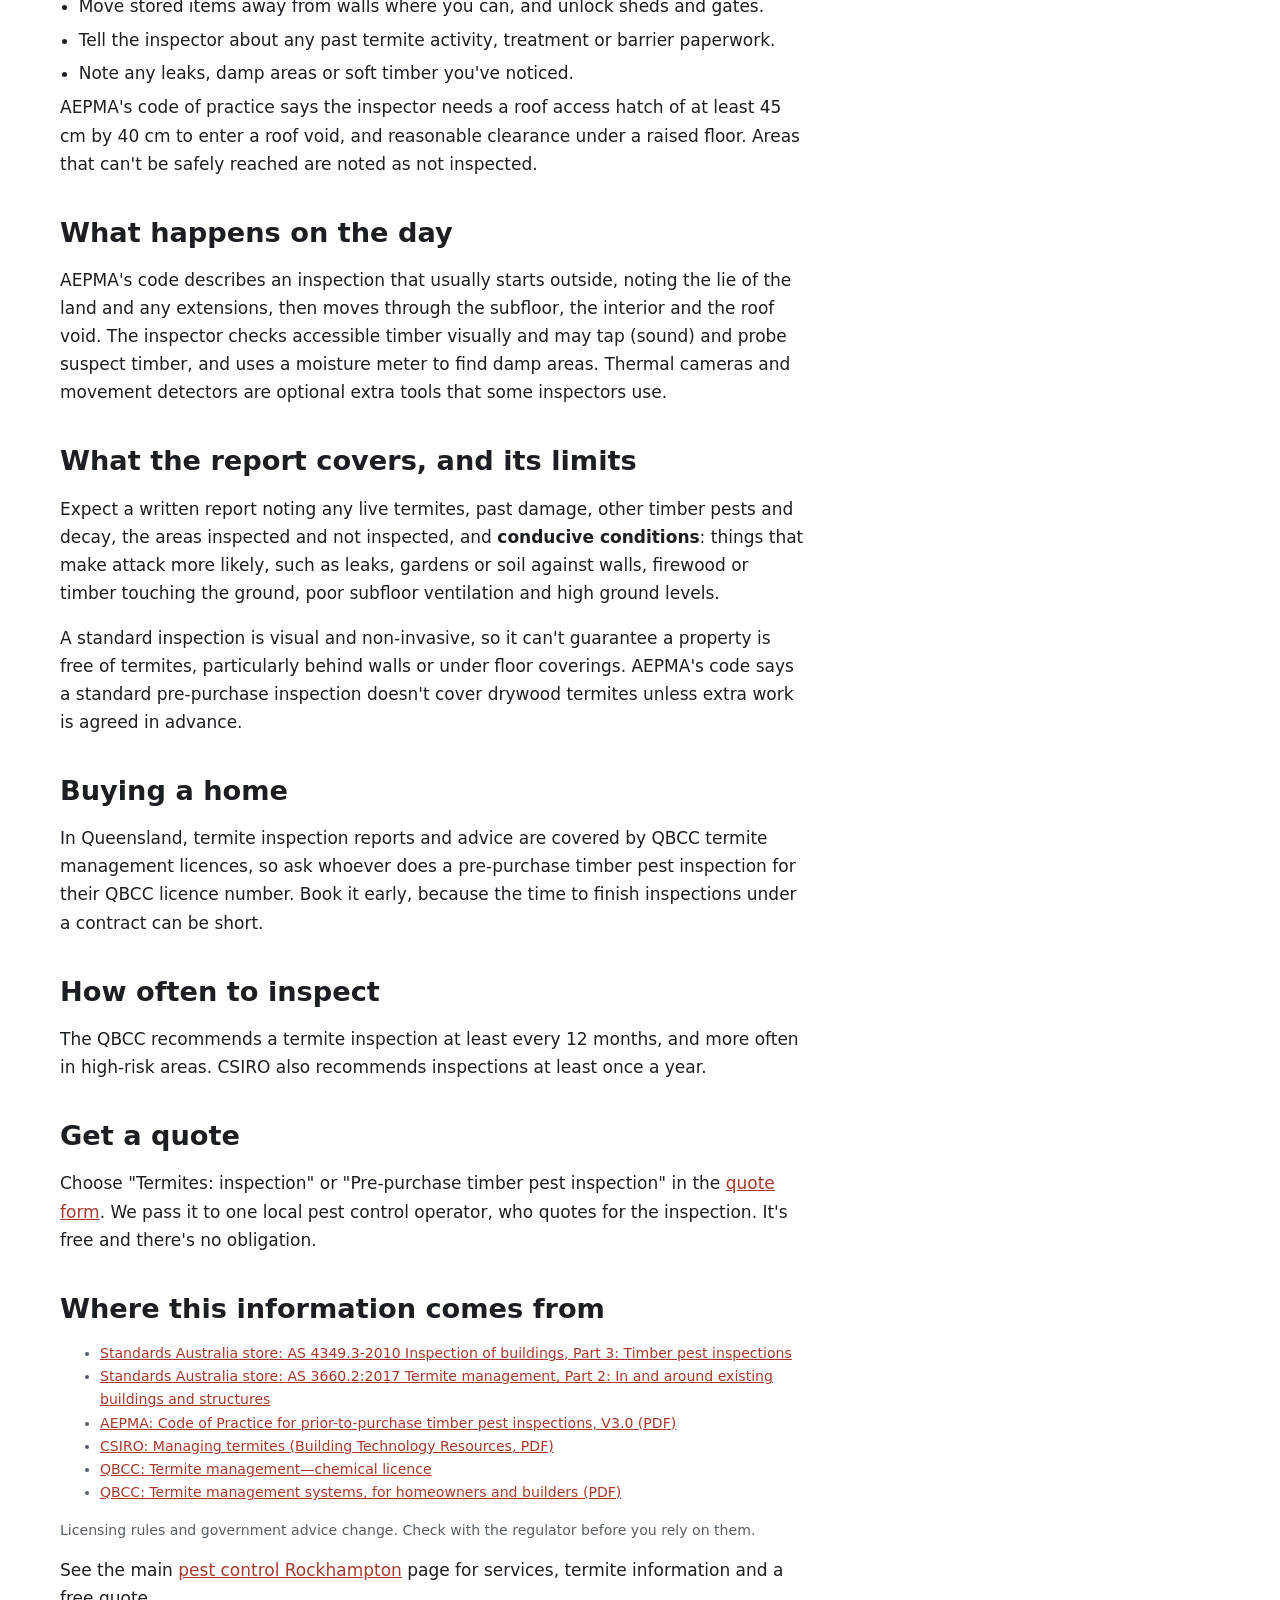
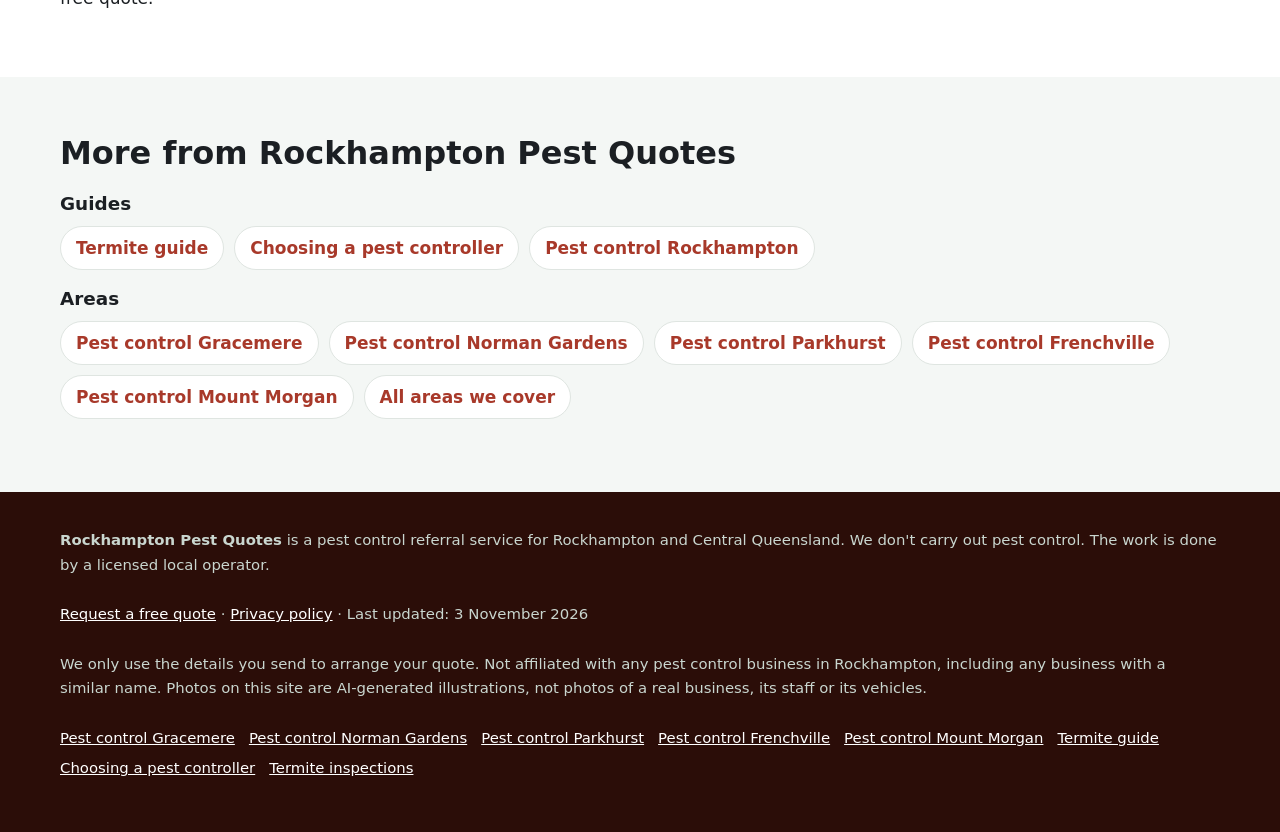
<file: termite-inspection/index.html>
<!doctype html>
<html lang="en-AU">
<head>
<meta charset="utf-8">
<!-- Search Console verification meta tag goes here once the property is created -->
<meta name="viewport" content="width=device-width, initial-scale=1">
<title>Termite Inspection Rockhampton | What to Expect, AS 4349.3 and AS 3660.2</title>
<meta name="description" content="What happens in a termite or pre-purchase timber pest inspection in Rockhampton: the Australian Standards, how to prepare, what the inspector checks and the limits of the report.">
<link rel="canonical" href="https://rockhamptonpestcontrol.com/termite-inspection/">
<link rel="icon" href="/favicon.svg" type="image/svg+xml">
<meta name="theme-color" content="#8a2b1d">
<meta property="og:type" content="article">
<meta property="og:locale" content="en_AU">
<meta property="og:site_name" content="Rockhampton Pest Quotes">
<meta property="og:title" content="Termite Inspection Rockhampton | What to Expect, AS 4349.3 and AS 3660.2">
<meta property="og:description" content="What happens in a termite or pre-purchase timber pest inspection in Rockhampton: the Australian Standards, how to prepare, what the inspector checks and the limits of the report.">
<meta property="og:url" content="https://rockhamptonpestcontrol.com/termite-inspection/">
<meta property="og:image" content="https://rockhamptonpestcontrol.com/img/hero.jpg">
<meta name="twitter:card" content="summary_large_image">
<script>document.documentElement.classList.add('js')</script>
<link rel="stylesheet" href="/styles.css">

<!-- Google tag (gtag.js) -->
<script async src="https://www.googletagmanager.com/gtag/js?id=G-4VEBL5G1DB"></script>
<script>
  window.dataLayer = window.dataLayer || [];
  function gtag(){dataLayer.push(arguments);}
  gtag('js', new Date());
  gtag('config', 'G-4VEBL5G1DB');
</script>

<script type="application/ld+json">
{
 "@context": "https://schema.org",
 "@type": "WebPage",
 "@id": "https://rockhamptonpestcontrol.com/termite-inspection/#webpage",
 "url": "https://rockhamptonpestcontrol.com/termite-inspection/",
 "name": "Termite Inspection Rockhampton | What to Expect, AS 4349.3 and AS 3660.2",
 "description": "What happens in a termite or pre-purchase timber pest inspection in Rockhampton: the Australian Standards, how to prepare, what the inspector checks and the limits of the report.",
 "inLanguage": "en-AU",
 "dateModified": "2026-11-03",
 "isPartOf": {
  "@id": "https://rockhamptonpestcontrol.com/#website"
 }
}
</script>
<script type="application/ld+json">
{
 "@context": "https://schema.org",
 "@type": "BreadcrumbList",
 "itemListElement": [
  {
   "@type": "ListItem",
   "position": 1,
   "name": "Home",
   "item": "https://rockhamptonpestcontrol.com/"
  },
  {
   "@type": "ListItem",
   "position": 2,
   "name": "What to expect from a termite inspection",
   "item": "https://rockhamptonpestcontrol.com/termite-inspection/"
  }
 ]
}
</script>
<script type="application/ld+json">
{
 "@context": "https://schema.org",
 "@type": "Service",
 "@id": "https://rockhamptonpestcontrol.com/termite-inspection/#service",
 "name": "Termite and timber pest inspection quotes in Rockhampton",
 "serviceType": "Pest control",
 "description": "What happens in a termite or pre-purchase timber pest inspection in Rockhampton: the Australian Standards, how to prepare, what the inspector checks and the limits of the report.",
 "url": "https://rockhamptonpestcontrol.com/termite-inspection/",
 "provider": {
  "@id": "https://rockhamptonpestcontrol.com/#business"
 },
 "areaServed": [
  {
   "@type": "Place",
   "name": "Rockhampton, QLD"
  }
 ]
}
</script>
</head>
<body>
<a class="skip-link" href="#main">Skip to content</a>

<header class="site-header">
  <div class="wrap">
    <a class="brand" href="/" aria-label="Rockhampton Pest Quotes home">
      <svg viewBox="0 0 64 64" aria-hidden="true"><rect width="64" height="64" rx="14" fill="#8a2b1d"/><path d="M32 10 14 17v12c0 11 7.6 20.5 18 24 10.4-3.5 18-13 18-24V17z" fill="#f4c95d"/><path d="M27 41l-5-5 2.8-2.8L27 35.4l11.2-11.2L41 27z" fill="#8a2b1d"/></svg>
      Rockhampton Pest Quotes
    </a>
    <nav class="nav" aria-label="Main">
      <a href="/">Home</a>
      <a href="/termites-rockhampton/">Termite guide</a>
      <a href="/termite-inspection/">Inspections</a>
      <a href="/#areas">Areas</a>
      <a href="/#faq">FAQ</a>
    </nav>
    <a class="btn btn-call header-call" href="#quote">Get a free quote</a>
  </div>
</header>

<main id="main">
<section class="page-hero" aria-labelledby="h1">
  <div class="wrap">
    <nav class="crumbs" aria-label="Breadcrumb"><ol><li><a href="https://rockhamptonpestcontrol.com/">Home</a></li><li aria-current="page">What to expect from a termite inspection</li></ol></nav>
    <h1 id="h1">What to expect from a termite inspection in Rockhampton</h1>
    <p class="summary">In short: A termite inspection is a visual check of the accessible parts of a property, outside, subfloor, inside and roof space, usually reported against AS 4349.3 or AS 3660.2. It can&#x27;t guarantee a house is termite-free, so regular inspections matter.</p>
    <p class="lead">How to prepare, what the inspector looks at, and what the report will and won't tell you.</p>
    <p class="updated">Last updated: 3 November 2026</p>
  </div>
</section>
<div class="wrap page-grid">
  <article class="page-body">
<figure><img src="/img/card-inspect.jpg" width="900" height="600" style="aspect-ratio:3/2;object-fit:cover" alt="Inspector on a ladder checking a ceiling access hatch with a torch" decoding="async"><figcaption>AI-generated illustration, not a photo of a real business.</figcaption></figure>
<h2>The two Australian Standards you'll hear about</h2>
<p><strong>AS 4349.3-2010, <em>Inspection of buildings, Part 3: Timber pest inspections</em></strong>, is the standard for timber pest inspections, including the pre-purchase inspections buyers order. The pest industry association AEPMA advises asking for an inspection to AS 4349.3 when you're buying, and says it covers termites, wood borers and fungal decay.</p><p><strong>AS 3660.2:2017, <em>Termite management, Part 2: In and around existing buildings and structures</em></strong>, covers termite management for buildings that are already standing, including inspections and treatment of existing homes.</p><p>Ask the inspector which standard their report follows.</p>
<h2>Before the inspector arrives</h2>
<ul class="clean"><li>Clear access to the roof space hatch, subfloor, meter box, garage and storerooms.</li><li>Move stored items away from walls where you can, and unlock sheds and gates.</li><li>Tell the inspector about any past termite activity, treatment or barrier paperwork.</li><li>Note any leaks, damp areas or soft timber you've noticed.</li></ul><p>AEPMA's code of practice says the inspector needs a roof access hatch of at least 45 cm by 40 cm to enter a roof void, and reasonable clearance under a raised floor. Areas that can't be safely reached are noted as not inspected.</p>
<h2>What happens on the day</h2>
<p>AEPMA's code describes an inspection that usually starts outside, noting the lie of the land and any extensions, then moves through the subfloor, the interior and the roof void. The inspector checks accessible timber visually and may tap (sound) and probe suspect timber, and uses a moisture meter to find damp areas. Thermal cameras and movement detectors are optional extra tools that some inspectors use.</p>
<h2>What the report covers, and its limits</h2>
<p>Expect a written report noting any live termites, past damage, other timber pests and decay, the areas inspected and not inspected, and <strong>conducive conditions</strong>: things that make attack more likely, such as leaks, gardens or soil against walls, firewood or timber touching the ground, poor subfloor ventilation and high ground levels.</p><p>A standard inspection is visual and non-invasive, so it can't guarantee a property is free of termites, particularly behind walls or under floor coverings. AEPMA's code says a standard pre-purchase inspection doesn't cover drywood termites unless extra work is agreed in advance.</p>
<h2>Buying a home</h2>
<p>In Queensland, termite inspection reports and advice are covered by QBCC termite management licences, so ask whoever does a pre-purchase timber pest inspection for their QBCC licence number. Book it early, because the time to finish inspections under a contract can be short.</p>
<h2>How often to inspect</h2>
<p>The QBCC recommends a termite inspection at least every 12 months, and more often in high-risk areas. CSIRO also recommends inspections at least once a year.</p>
<h2>Get a quote</h2>
<p>Choose "Termites: inspection" or "Pre-purchase timber pest inspection" in the <a href="#quote">quote form</a>. We pass it to one local pest control operator, who quotes for the inspection. It's free and there's no obligation.</p>
<h2>Where this information comes from</h2>
<ul class="sources"><li><a href="https://store.standards.org.au/product/as-4349-3-2010" rel="noopener">Standards Australia store: AS 4349.3-2010 Inspection of buildings, Part 3: Timber pest inspections</a></li><li><a href="https://store.standards.org.au/product/as-3660-2-2017" rel="noopener">Standards Australia store: AS 3660.2:2017 Termite management, Part 2: In and around existing buildings and structures</a></li><li><a href="https://www.aepma.com.au/Resources/FMFiles/Codes_of_Practice/CoP_Prior_to_Purchase_Timber_Inspections_V3.0.pdf" rel="noopener">AEPMA: Code of Practice for prior-to-purchase timber pest inspections, V3.0 (PDF)</a></li><li><a href="https://research.csiro.au/infratech/wp-content/uploads/sites/38/2024/12/3013%5FManagingTermites%5FWCAG.pdf" rel="noopener">CSIRO: Managing termites (Building Technology Resources, PDF)</a></li><li><a href="https://qbcc.qld.gov.au/licences/apply-licence/available-licences/other-trade/termite-management-chemical" rel="noopener">QBCC: Termite management—chemical licence</a></li><li><a href="https://www.qbcc.qld.gov.au/sites/default/files/documents/publication-termite-management-systems-homeowners-builders.pdf" rel="noopener">QBCC: Termite management systems, for homeowners and builders (PDF)</a></li></ul>
<p class="sources">Licensing rules and government advice change. Check with the regulator before you rely on them.</p>

<p class="home-link">See the main <a href="/">pest control Rockhampton</a> page for services, termite information and a free quote.</p>
  </article>
  <aside class="page-aside">
    <div class="hero-form-card" id="quote">
      <h2 id="quote-h">Get an inspection quote in Rockhampton</h2>
      <form class="quote-form two-step" id="quote-form" action="https://formsubmit.co/quotes@rockhamptonpestcontrol.com" method="post" novalidate>
        <input type="hidden" name="_subject" value="New quote request – rockhamptonpestcontrol.com">
        <input type="hidden" name="_captcha" value="true">
        <input type="hidden" name="_template" value="table">
        <input type="hidden" name="_next" value="https://rockhamptonpestcontrol.com/thanks.html?lead=1">
        <input type="hidden" name="_autoresponse" value="Thanks for your pest control request. We&#x27;ve received it and are passing it to a local pest control operator, who&#x27;ll be in touch shortly with availability and a price.">
        <input type="text" name="_honey" style="display:none" tabindex="-1" autocomplete="off" aria-hidden="true">
        <input type="hidden" name="source" value="rockhamptonpestcontrol.com">
        <input type="hidden" name="page" value="/termite-inspection/">
        <fieldset class="step step-1">
          <legend class="step-label">Step 1 of 2: your job</legend>
          <div class="full"><label for="suburb">Suburb or town <span class="req" aria-hidden="true">*</span></label>
            <select id="suburb" name="suburb" required><option value="">Choose your suburb</option><option>Rockhampton City</option><option>Allenstown</option><option>Wandal</option><option>West Rockhampton</option><option>The Range</option><option>Depot Hill</option><option>Park Avenue</option><option>Berserker</option><option>Frenchville</option><option>Koongal</option><option>Lakes Creek</option><option>Kawana</option><option>Norman Gardens</option><option>Parkhurst</option><option>Gracemere</option><option>Bouldercombe</option><option>Alton Downs</option><option>Mount Morgan</option><option value="Other">Other (tell us below)</option></select></div>
          <div class="full other-wrap"><label for="suburb_other">Other suburb or town</label><input id="suburb_other" name="suburb_other" type="text" autocomplete="address-level2"></div>
          <div><label for="pest">Pest type <span class="req" aria-hidden="true">*</span></label>
            <select id="pest" name="pest_type" required><option value="">Select one</option><option selected>Termites: inspection</option><option>Termites: treatment or barrier</option><option>Pre-purchase timber pest inspection</option><option>General pest treatment</option><option>Cockroaches</option><option>Spiders</option><option>Rats or mice</option><option>Ants</option><option>Possum in the roof (licensed handler only)</option><option>Other or not sure</option></select></div>
          <div><label for="property">Property type</label>
            <select id="property" name="property_type"><option value="Not stated">Select one</option><option>House</option><option>Unit or townhouse</option><option>Rental (tenant or landlord)</option><option>Home I'm buying</option><option>Business or commercial</option><option>Farm or rural property</option></select></div>
          <div class="full js-only"><button class="btn btn-primary btn-block" type="button" id="to-step-2">Get my free quote →</button></div>
          <p class="microcopy full">Free, no obligation. We pass your request to one local pest control operator who services your area.</p>
          <p class="form-error full" id="step1-error" role="alert" hidden>Please choose your suburb and pest type.</p>
        </fieldset>
        <fieldset class="step step-2" id="step-2">
          <legend class="step-label">Step 2 of 2: your details</legend>
          <div><label for="name">Name <span class="req" aria-hidden="true">*</span></label><input id="name" name="name" type="text" autocomplete="name" required></div>
          <div><label for="phone">Phone <span class="req" aria-hidden="true">*</span></label><input id="phone" name="phone" type="tel" autocomplete="tel" inputmode="tel" required></div>
          <div><label for="email">Email</label><input id="email" name="email" type="email" autocomplete="email"></div>
          <div><label for="date">Preferred date</label><input id="date" name="preferred_date" type="date"></div>
          <div class="full"><label for="message">Anything else?</label><textarea id="message" name="message" rows="2" placeholder="e.g. high-set timber house, mud on the stumps, last inspected 3 years ago"></textarea></div>
          <p class="consent full">By sending this form you agree we can share your details with one local pest control operator so they can quote for your job. See our <a href="/privacy.html">privacy policy</a>.</p>
          <div class="full step2-actions"><button class="btn btn-primary" type="submit">Send my quote request</button><button class="btn-link js-only" type="button" id="back-1">← Back</button></div>
        </fieldset>
      </form>
    </div>
  </aside>
</div>
<section class="alt" aria-labelledby="more-h">
  <div class="wrap">
    <h2 id="more-h">More from Rockhampton Pest Quotes</h2>
    <h3>Guides</h3>
    <ul class="link-list"><li><a href="/termites-rockhampton/">Termite guide</a></li><li><a href="/pest-control-licence-qld/">Choosing a pest controller</a></li><li><a href="/">Pest control Rockhampton</a></li></ul>
    <h3>Areas</h3>
    <ul class="link-list"><li><a href="/pest-control-gracemere/">Pest control Gracemere</a></li><li><a href="/pest-control-norman-gardens/">Pest control Norman Gardens</a></li><li><a href="/pest-control-parkhurst/">Pest control Parkhurst</a></li><li><a href="/pest-control-frenchville/">Pest control Frenchville</a></li><li><a href="/pest-control-mount-morgan/">Pest control Mount Morgan</a></li><li><a href="/#areas">All areas we cover</a></li></ul>
  </div>
</section>
</main>

<footer class="site-footer">
  <div class="wrap">
    <p><strong>Rockhampton Pest Quotes</strong> is a pest control referral service for Rockhampton and Central Queensland. We don't carry out pest control. The work is done by a licensed local operator.</p>
    <p><a href="#quote">Request a free quote</a> · <a href="/privacy.html">Privacy policy</a> · Last updated: 3 November 2026</p>
    <p>We only use the details you send to arrange your quote. Not affiliated with any pest control business in Rockhampton, including any business with a similar name. Photos on this site are AI-generated illustrations, not photos of a real business, its staff or its vehicles.</p>
    <p class="footer-links"><a href="/pest-control-gracemere/">Pest control Gracemere</a> <a href="/pest-control-norman-gardens/">Pest control Norman Gardens</a> <a href="/pest-control-parkhurst/">Pest control Parkhurst</a> <a href="/pest-control-frenchville/">Pest control Frenchville</a> <a href="/pest-control-mount-morgan/">Pest control Mount Morgan</a> <a href="/termites-rockhampton/">Termite guide</a> <a href="/pest-control-licence-qld/">Choosing a pest controller</a> <a href="/termite-inspection/">Termite inspections</a></p>
  </div>
</footer>

<div class="mobile-call" aria-label="Quick contact">
  <a class="btn btn-call" href="#quote">Get a free quote</a>
</div>
<script src="/form.js" defer></script>
</body>
</html>
</file>
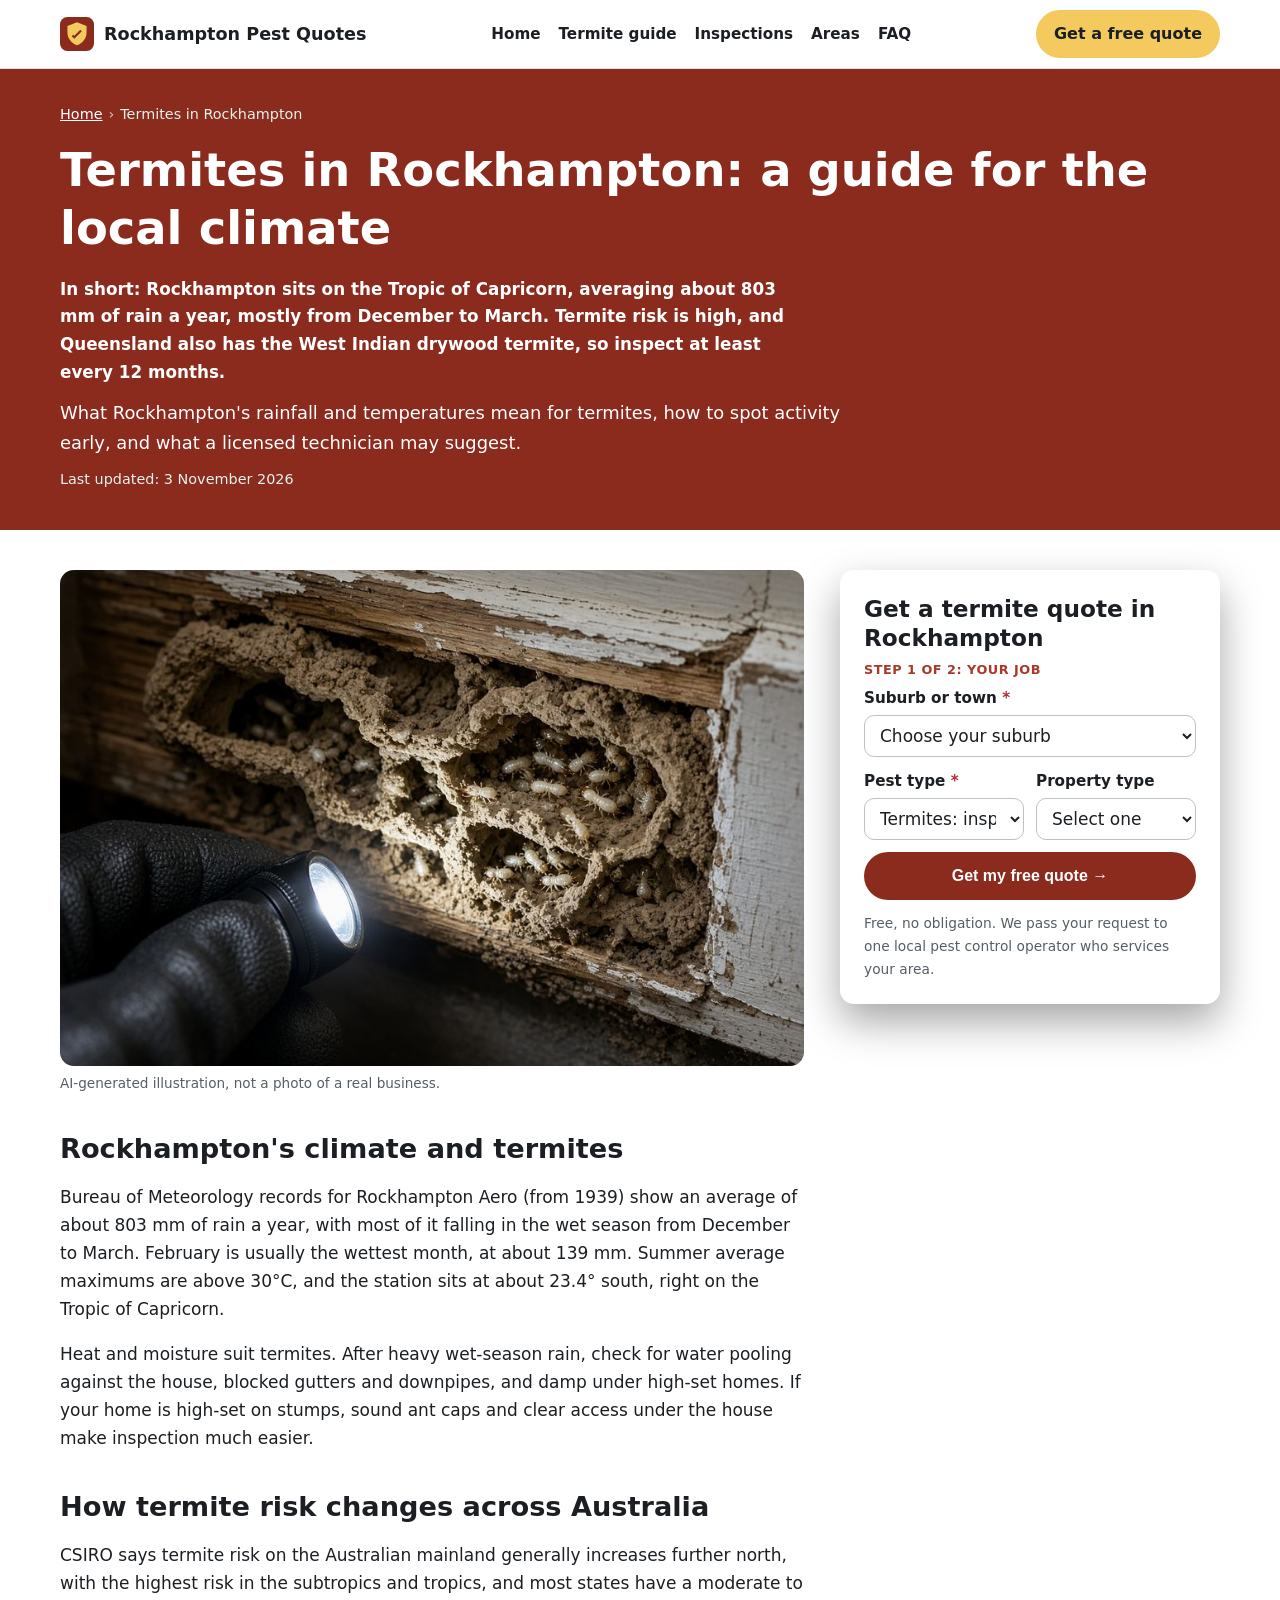
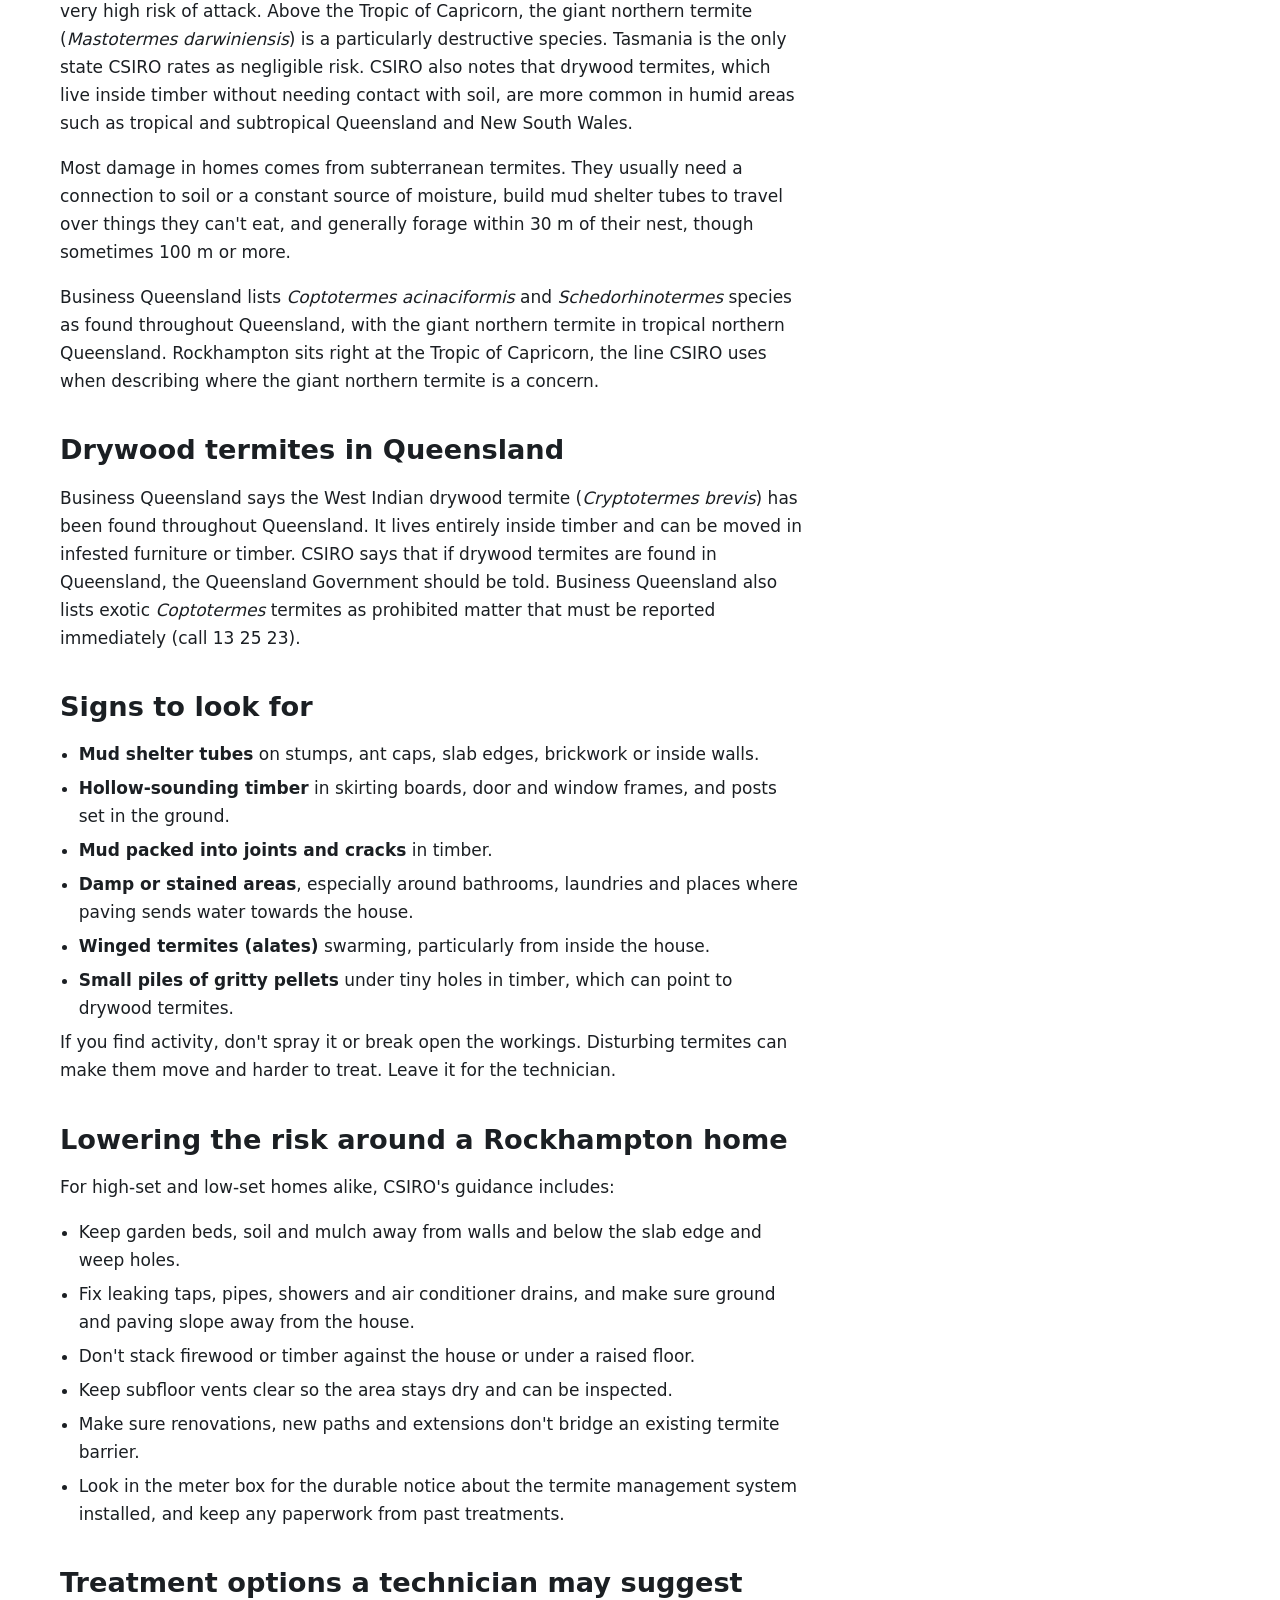
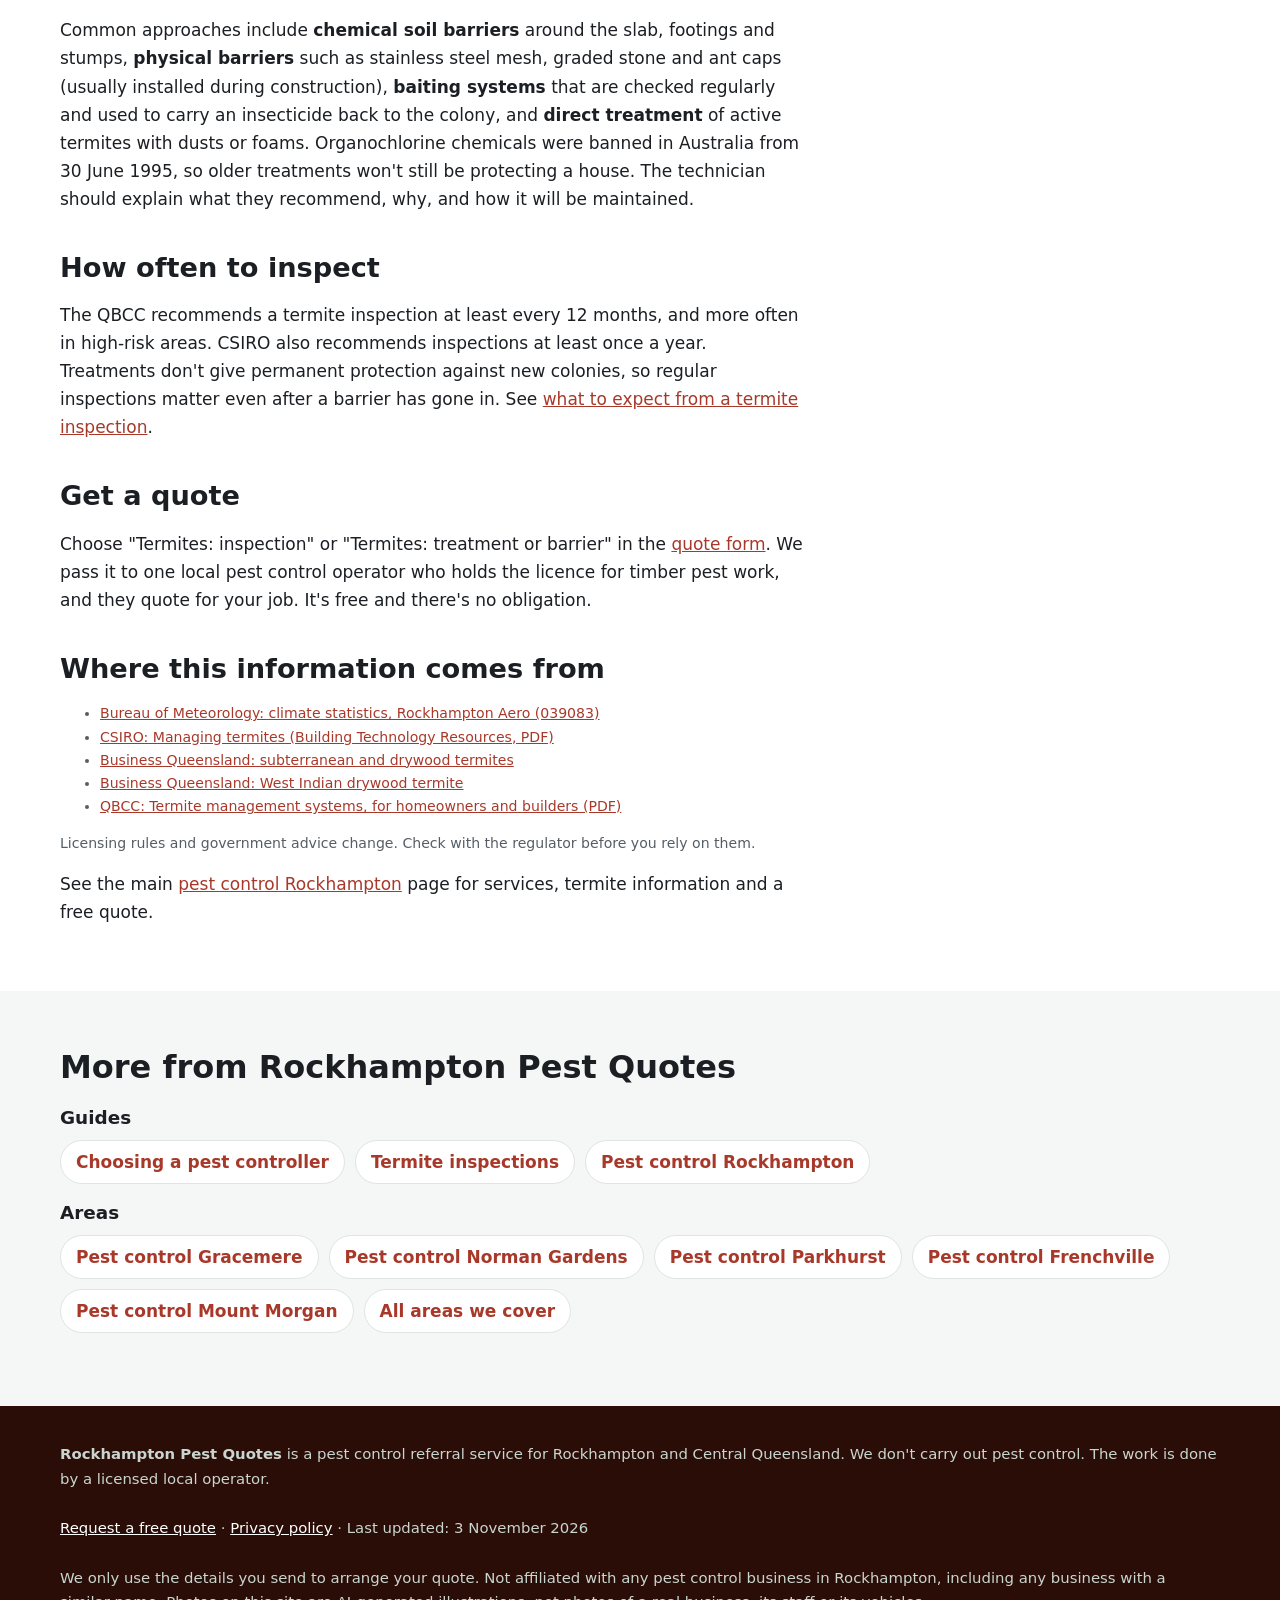
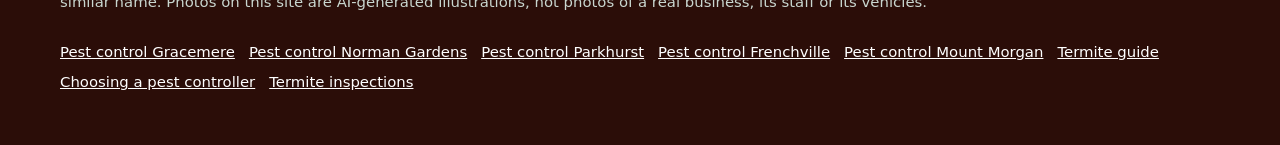
<file: termites-rockhampton/index.html>
<!doctype html>
<html lang="en-AU">
<head>
<meta charset="utf-8">
<!-- Search Console verification meta tag goes here once the property is created -->
<meta name="viewport" content="width=device-width, initial-scale=1">
<title>Termites in Rockhampton | Climate, Risk and Signs to Look For</title>
<meta name="description" content="A plain-English termite guide for Rockhampton: how the local climate affects termite risk, signs of activity, how to lower the risk and what treatments involve.">
<link rel="canonical" href="https://rockhamptonpestcontrol.com/termites-rockhampton/">
<link rel="icon" href="/favicon.svg" type="image/svg+xml">
<meta name="theme-color" content="#8a2b1d">
<meta property="og:type" content="article">
<meta property="og:locale" content="en_AU">
<meta property="og:site_name" content="Rockhampton Pest Quotes">
<meta property="og:title" content="Termites in Rockhampton | Climate, Risk and Signs to Look For">
<meta property="og:description" content="A plain-English termite guide for Rockhampton: how the local climate affects termite risk, signs of activity, how to lower the risk and what treatments involve.">
<meta property="og:url" content="https://rockhamptonpestcontrol.com/termites-rockhampton/">
<meta property="og:image" content="https://rockhamptonpestcontrol.com/img/hero.jpg">
<meta name="twitter:card" content="summary_large_image">
<script>document.documentElement.classList.add('js')</script>
<link rel="stylesheet" href="/styles.css">

<!-- Google tag (gtag.js) -->
<script async src="https://www.googletagmanager.com/gtag/js?id=G-4VEBL5G1DB"></script>
<script>
  window.dataLayer = window.dataLayer || [];
  function gtag(){dataLayer.push(arguments);}
  gtag('js', new Date());
  gtag('config', 'G-4VEBL5G1DB');
</script>

<script type="application/ld+json">
{
 "@context": "https://schema.org",
 "@type": "WebPage",
 "@id": "https://rockhamptonpestcontrol.com/termites-rockhampton/#webpage",
 "url": "https://rockhamptonpestcontrol.com/termites-rockhampton/",
 "name": "Termites in Rockhampton | Climate, Risk and Signs to Look For",
 "description": "A plain-English termite guide for Rockhampton: how the local climate affects termite risk, signs of activity, how to lower the risk and what treatments involve.",
 "inLanguage": "en-AU",
 "dateModified": "2026-11-03",
 "isPartOf": {
  "@id": "https://rockhamptonpestcontrol.com/#website"
 }
}
</script>
<script type="application/ld+json">
{
 "@context": "https://schema.org",
 "@type": "BreadcrumbList",
 "itemListElement": [
  {
   "@type": "ListItem",
   "position": 1,
   "name": "Home",
   "item": "https://rockhamptonpestcontrol.com/"
  },
  {
   "@type": "ListItem",
   "position": 2,
   "name": "Termites in Rockhampton",
   "item": "https://rockhamptonpestcontrol.com/termites-rockhampton/"
  }
 ]
}
</script>
<script type="application/ld+json">
{
 "@context": "https://schema.org",
 "@type": "Service",
 "@id": "https://rockhamptonpestcontrol.com/termites-rockhampton/#service",
 "name": "Termite inspection and treatment quotes in Rockhampton",
 "serviceType": "Pest control",
 "description": "A plain-English termite guide for Rockhampton: how the local climate affects termite risk, signs of activity, how to lower the risk and what treatments involve.",
 "url": "https://rockhamptonpestcontrol.com/termites-rockhampton/",
 "provider": {
  "@id": "https://rockhamptonpestcontrol.com/#business"
 },
 "areaServed": [
  {
   "@type": "Place",
   "name": "Rockhampton, QLD"
  }
 ]
}
</script>
</head>
<body>
<a class="skip-link" href="#main">Skip to content</a>

<header class="site-header">
  <div class="wrap">
    <a class="brand" href="/" aria-label="Rockhampton Pest Quotes home">
      <svg viewBox="0 0 64 64" aria-hidden="true"><rect width="64" height="64" rx="14" fill="#8a2b1d"/><path d="M32 10 14 17v12c0 11 7.6 20.5 18 24 10.4-3.5 18-13 18-24V17z" fill="#f4c95d"/><path d="M27 41l-5-5 2.8-2.8L27 35.4l11.2-11.2L41 27z" fill="#8a2b1d"/></svg>
      Rockhampton Pest Quotes
    </a>
    <nav class="nav" aria-label="Main">
      <a href="/">Home</a>
      <a href="/termites-rockhampton/">Termite guide</a>
      <a href="/termite-inspection/">Inspections</a>
      <a href="/#areas">Areas</a>
      <a href="/#faq">FAQ</a>
    </nav>
    <a class="btn btn-call header-call" href="#quote">Get a free quote</a>
  </div>
</header>

<main id="main">
<section class="page-hero" aria-labelledby="h1">
  <div class="wrap">
    <nav class="crumbs" aria-label="Breadcrumb"><ol><li><a href="https://rockhamptonpestcontrol.com/">Home</a></li><li aria-current="page">Termites in Rockhampton</li></ol></nav>
    <h1 id="h1">Termites in Rockhampton: a guide for the local climate</h1>
    <p class="summary">In short: Rockhampton sits on the Tropic of Capricorn, averaging about 803 mm of rain a year, mostly from December to March. Termite risk is high, and Queensland also has the West Indian drywood termite, so inspect at least every 12 months.</p>
    <p class="lead">What Rockhampton's rainfall and temperatures mean for termites, how to spot activity early, and what a licensed technician may suggest.</p>
    <p class="updated">Last updated: 3 November 2026</p>
  </div>
</section>
<div class="wrap page-grid">
  <article class="page-body">
<figure><img src="/img/card-termite.jpg" width="900" height="600" style="aspect-ratio:3/2;object-fit:cover" alt="Torch lighting termite damage inside a wall cavity" decoding="async"><figcaption>AI-generated illustration, not a photo of a real business.</figcaption></figure>
<h2>Rockhampton's climate and termites</h2>
<p>Bureau of Meteorology records for Rockhampton Aero (from 1939) show an average of about 803 mm of rain a year, with most of it falling in the wet season from December to March. February is usually the wettest month, at about 139 mm. Summer average maximums are above 30°C, and the station sits at about 23.4° south, right on the Tropic of Capricorn.</p><p>Heat and moisture suit termites. After heavy wet-season rain, check for water pooling against the house, blocked gutters and downpipes, and damp under high-set homes. If your home is high-set on stumps, sound ant caps and clear access under the house make inspection much easier.</p>
<h2>How termite risk changes across Australia</h2>
<p>CSIRO says termite risk on the Australian mainland generally increases further north, with the highest risk in the subtropics and tropics, and most states have a moderate to very high risk of attack. Above the Tropic of Capricorn, the giant northern termite (<em>Mastotermes darwiniensis</em>) is a particularly destructive species. Tasmania is the only state CSIRO rates as negligible risk. CSIRO also notes that drywood termites, which live inside timber without needing contact with soil, are more common in humid areas such as tropical and subtropical Queensland and New South Wales.</p><p>Most damage in homes comes from subterranean termites. They usually need a connection to soil or a constant source of moisture, build mud shelter tubes to travel over things they can't eat, and generally forage within 30 m of their nest, though sometimes 100 m or more.</p><p>Business Queensland lists <em>Coptotermes acinaciformis</em> and <em>Schedorhinotermes</em> species as found throughout Queensland, with the giant northern termite in tropical northern Queensland. Rockhampton sits right at the Tropic of Capricorn, the line CSIRO uses when describing where the giant northern termite is a concern.</p>
<h2>Drywood termites in Queensland</h2>
<p>Business Queensland says the West Indian drywood termite (<em>Cryptotermes brevis</em>) has been found throughout Queensland. It lives entirely inside timber and can be moved in infested furniture or timber. CSIRO says that if drywood termites are found in Queensland, the Queensland Government should be told. Business Queensland also lists exotic <em>Coptotermes</em> termites as prohibited matter that must be reported immediately (call 13 25 23).</p>
<h2>Signs to look for</h2>
<ul class="clean"><li><strong>Mud shelter tubes</strong> on stumps, ant caps, slab edges, brickwork or inside walls.</li><li><strong>Hollow-sounding timber</strong> in skirting boards, door and window frames, and posts set in the ground.</li><li><strong>Mud packed into joints and cracks</strong> in timber.</li><li><strong>Damp or stained areas</strong>, especially around bathrooms, laundries and places where paving sends water towards the house.</li><li><strong>Winged termites (alates)</strong> swarming, particularly from inside the house.</li><li><strong>Small piles of gritty pellets</strong> under tiny holes in timber, which can point to drywood termites.</li></ul><p>If you find activity, don't spray it or break open the workings. Disturbing termites can make them move and harder to treat. Leave it for the technician.</p>
<h2>Lowering the risk around a Rockhampton home</h2>
<p>For high-set and low-set homes alike, CSIRO's guidance includes:</p><ul class="clean"><li>Keep garden beds, soil and mulch away from walls and below the slab edge and weep holes.</li><li>Fix leaking taps, pipes, showers and air conditioner drains, and make sure ground and paving slope away from the house.</li><li>Don't stack firewood or timber against the house or under a raised floor.</li><li>Keep subfloor vents clear so the area stays dry and can be inspected.</li><li>Make sure renovations, new paths and extensions don't bridge an existing termite barrier.</li><li>Look in the meter box for the durable notice about the termite management system installed, and keep any paperwork from past treatments.</li></ul>
<h2>Treatment options a technician may suggest</h2>
<p>Common approaches include <strong>chemical soil barriers</strong> around the slab, footings and stumps, <strong>physical barriers</strong> such as stainless steel mesh, graded stone and ant caps (usually installed during construction), <strong>baiting systems</strong> that are checked regularly and used to carry an insecticide back to the colony, and <strong>direct treatment</strong> of active termites with dusts or foams. Organochlorine chemicals were banned in Australia from 30 June 1995, so older treatments won't still be protecting a house. The technician should explain what they recommend, why, and how it will be maintained.</p>
<h2>How often to inspect</h2>
<p>The QBCC recommends a termite inspection at least every 12 months, and more often in high-risk areas. CSIRO also recommends inspections at least once a year. Treatments don't give permanent protection against new colonies, so regular inspections matter even after a barrier has gone in. See <a href="/termite-inspection/">what to expect from a termite inspection</a>.</p>
<h2>Get a quote</h2>
<p>Choose "Termites: inspection" or "Termites: treatment or barrier" in the <a href="#quote">quote form</a>. We pass it to one local pest control operator who holds the licence for timber pest work, and they quote for your job. It's free and there's no obligation.</p>
<h2>Where this information comes from</h2>
<ul class="sources"><li><a href="http://www.bom.gov.au/climate/averages/tables/cw_039083.shtml" rel="noopener">Bureau of Meteorology: climate statistics, Rockhampton Aero (039083)</a></li><li><a href="https://research.csiro.au/infratech/wp-content/uploads/sites/38/2024/12/3013%5FManagingTermites%5FWCAG.pdf" rel="noopener">CSIRO: Managing termites (Building Technology Resources, PDF)</a></li><li><a href="https://www.business.qld.gov.au/industries/farms-fishing-forestry/forests-wood/pests-diseases/trees-timber/subterranean-drywood-termites" rel="noopener">Business Queensland: subterranean and drywood termites</a></li><li><a href="https://www.business.qld.gov.au/industries/farms-fishing-forestry/forests-wood/pests-diseases/trees-timber/west-indian-drywood-termite" rel="noopener">Business Queensland: West Indian drywood termite</a></li><li><a href="https://www.qbcc.qld.gov.au/sites/default/files/documents/publication-termite-management-systems-homeowners-builders.pdf" rel="noopener">QBCC: Termite management systems, for homeowners and builders (PDF)</a></li></ul>
<p class="sources">Licensing rules and government advice change. Check with the regulator before you rely on them.</p>

<p class="home-link">See the main <a href="/">pest control Rockhampton</a> page for services, termite information and a free quote.</p>
  </article>
  <aside class="page-aside">
    <div class="hero-form-card" id="quote">
      <h2 id="quote-h">Get a termite quote in Rockhampton</h2>
      <form class="quote-form two-step" id="quote-form" action="https://formsubmit.co/quotes@rockhamptonpestcontrol.com" method="post" novalidate>
        <input type="hidden" name="_subject" value="New quote request – rockhamptonpestcontrol.com">
        <input type="hidden" name="_captcha" value="true">
        <input type="hidden" name="_template" value="table">
        <input type="hidden" name="_next" value="https://rockhamptonpestcontrol.com/thanks.html?lead=1">
        <input type="hidden" name="_autoresponse" value="Thanks for your pest control request. We&#x27;ve received it and are passing it to a local pest control operator, who&#x27;ll be in touch shortly with availability and a price.">
        <input type="text" name="_honey" style="display:none" tabindex="-1" autocomplete="off" aria-hidden="true">
        <input type="hidden" name="source" value="rockhamptonpestcontrol.com">
        <input type="hidden" name="page" value="/termites-rockhampton/">
        <fieldset class="step step-1">
          <legend class="step-label">Step 1 of 2: your job</legend>
          <div class="full"><label for="suburb">Suburb or town <span class="req" aria-hidden="true">*</span></label>
            <select id="suburb" name="suburb" required><option value="">Choose your suburb</option><option>Rockhampton City</option><option>Allenstown</option><option>Wandal</option><option>West Rockhampton</option><option>The Range</option><option>Depot Hill</option><option>Park Avenue</option><option>Berserker</option><option>Frenchville</option><option>Koongal</option><option>Lakes Creek</option><option>Kawana</option><option>Norman Gardens</option><option>Parkhurst</option><option>Gracemere</option><option>Bouldercombe</option><option>Alton Downs</option><option>Mount Morgan</option><option value="Other">Other (tell us below)</option></select></div>
          <div class="full other-wrap"><label for="suburb_other">Other suburb or town</label><input id="suburb_other" name="suburb_other" type="text" autocomplete="address-level2"></div>
          <div><label for="pest">Pest type <span class="req" aria-hidden="true">*</span></label>
            <select id="pest" name="pest_type" required><option value="">Select one</option><option selected>Termites: inspection</option><option>Termites: treatment or barrier</option><option>Pre-purchase timber pest inspection</option><option>General pest treatment</option><option>Cockroaches</option><option>Spiders</option><option>Rats or mice</option><option>Ants</option><option>Possum in the roof (licensed handler only)</option><option>Other or not sure</option></select></div>
          <div><label for="property">Property type</label>
            <select id="property" name="property_type"><option value="Not stated">Select one</option><option>House</option><option>Unit or townhouse</option><option>Rental (tenant or landlord)</option><option>Home I'm buying</option><option>Business or commercial</option><option>Farm or rural property</option></select></div>
          <div class="full js-only"><button class="btn btn-primary btn-block" type="button" id="to-step-2">Get my free quote →</button></div>
          <p class="microcopy full">Free, no obligation. We pass your request to one local pest control operator who services your area.</p>
          <p class="form-error full" id="step1-error" role="alert" hidden>Please choose your suburb and pest type.</p>
        </fieldset>
        <fieldset class="step step-2" id="step-2">
          <legend class="step-label">Step 2 of 2: your details</legend>
          <div><label for="name">Name <span class="req" aria-hidden="true">*</span></label><input id="name" name="name" type="text" autocomplete="name" required></div>
          <div><label for="phone">Phone <span class="req" aria-hidden="true">*</span></label><input id="phone" name="phone" type="tel" autocomplete="tel" inputmode="tel" required></div>
          <div><label for="email">Email</label><input id="email" name="email" type="email" autocomplete="email"></div>
          <div><label for="date">Preferred date</label><input id="date" name="preferred_date" type="date"></div>
          <div class="full"><label for="message">Anything else?</label><textarea id="message" name="message" rows="2" placeholder="e.g. high-set timber house, mud on the stumps, last inspected 3 years ago"></textarea></div>
          <p class="consent full">By sending this form you agree we can share your details with one local pest control operator so they can quote for your job. See our <a href="/privacy.html">privacy policy</a>.</p>
          <div class="full step2-actions"><button class="btn btn-primary" type="submit">Send my quote request</button><button class="btn-link js-only" type="button" id="back-1">← Back</button></div>
        </fieldset>
      </form>
    </div>
  </aside>
</div>
<section class="alt" aria-labelledby="more-h">
  <div class="wrap">
    <h2 id="more-h">More from Rockhampton Pest Quotes</h2>
    <h3>Guides</h3>
    <ul class="link-list"><li><a href="/pest-control-licence-qld/">Choosing a pest controller</a></li><li><a href="/termite-inspection/">Termite inspections</a></li><li><a href="/">Pest control Rockhampton</a></li></ul>
    <h3>Areas</h3>
    <ul class="link-list"><li><a href="/pest-control-gracemere/">Pest control Gracemere</a></li><li><a href="/pest-control-norman-gardens/">Pest control Norman Gardens</a></li><li><a href="/pest-control-parkhurst/">Pest control Parkhurst</a></li><li><a href="/pest-control-frenchville/">Pest control Frenchville</a></li><li><a href="/pest-control-mount-morgan/">Pest control Mount Morgan</a></li><li><a href="/#areas">All areas we cover</a></li></ul>
  </div>
</section>
</main>

<footer class="site-footer">
  <div class="wrap">
    <p><strong>Rockhampton Pest Quotes</strong> is a pest control referral service for Rockhampton and Central Queensland. We don't carry out pest control. The work is done by a licensed local operator.</p>
    <p><a href="#quote">Request a free quote</a> · <a href="/privacy.html">Privacy policy</a> · Last updated: 3 November 2026</p>
    <p>We only use the details you send to arrange your quote. Not affiliated with any pest control business in Rockhampton, including any business with a similar name. Photos on this site are AI-generated illustrations, not photos of a real business, its staff or its vehicles.</p>
    <p class="footer-links"><a href="/pest-control-gracemere/">Pest control Gracemere</a> <a href="/pest-control-norman-gardens/">Pest control Norman Gardens</a> <a href="/pest-control-parkhurst/">Pest control Parkhurst</a> <a href="/pest-control-frenchville/">Pest control Frenchville</a> <a href="/pest-control-mount-morgan/">Pest control Mount Morgan</a> <a href="/termites-rockhampton/">Termite guide</a> <a href="/pest-control-licence-qld/">Choosing a pest controller</a> <a href="/termite-inspection/">Termite inspections</a></p>
  </div>
</footer>

<div class="mobile-call" aria-label="Quick contact">
  <a class="btn btn-call" href="#quote">Get a free quote</a>
</div>
<script src="/form.js" defer></script>
</body>
</html>
</file>
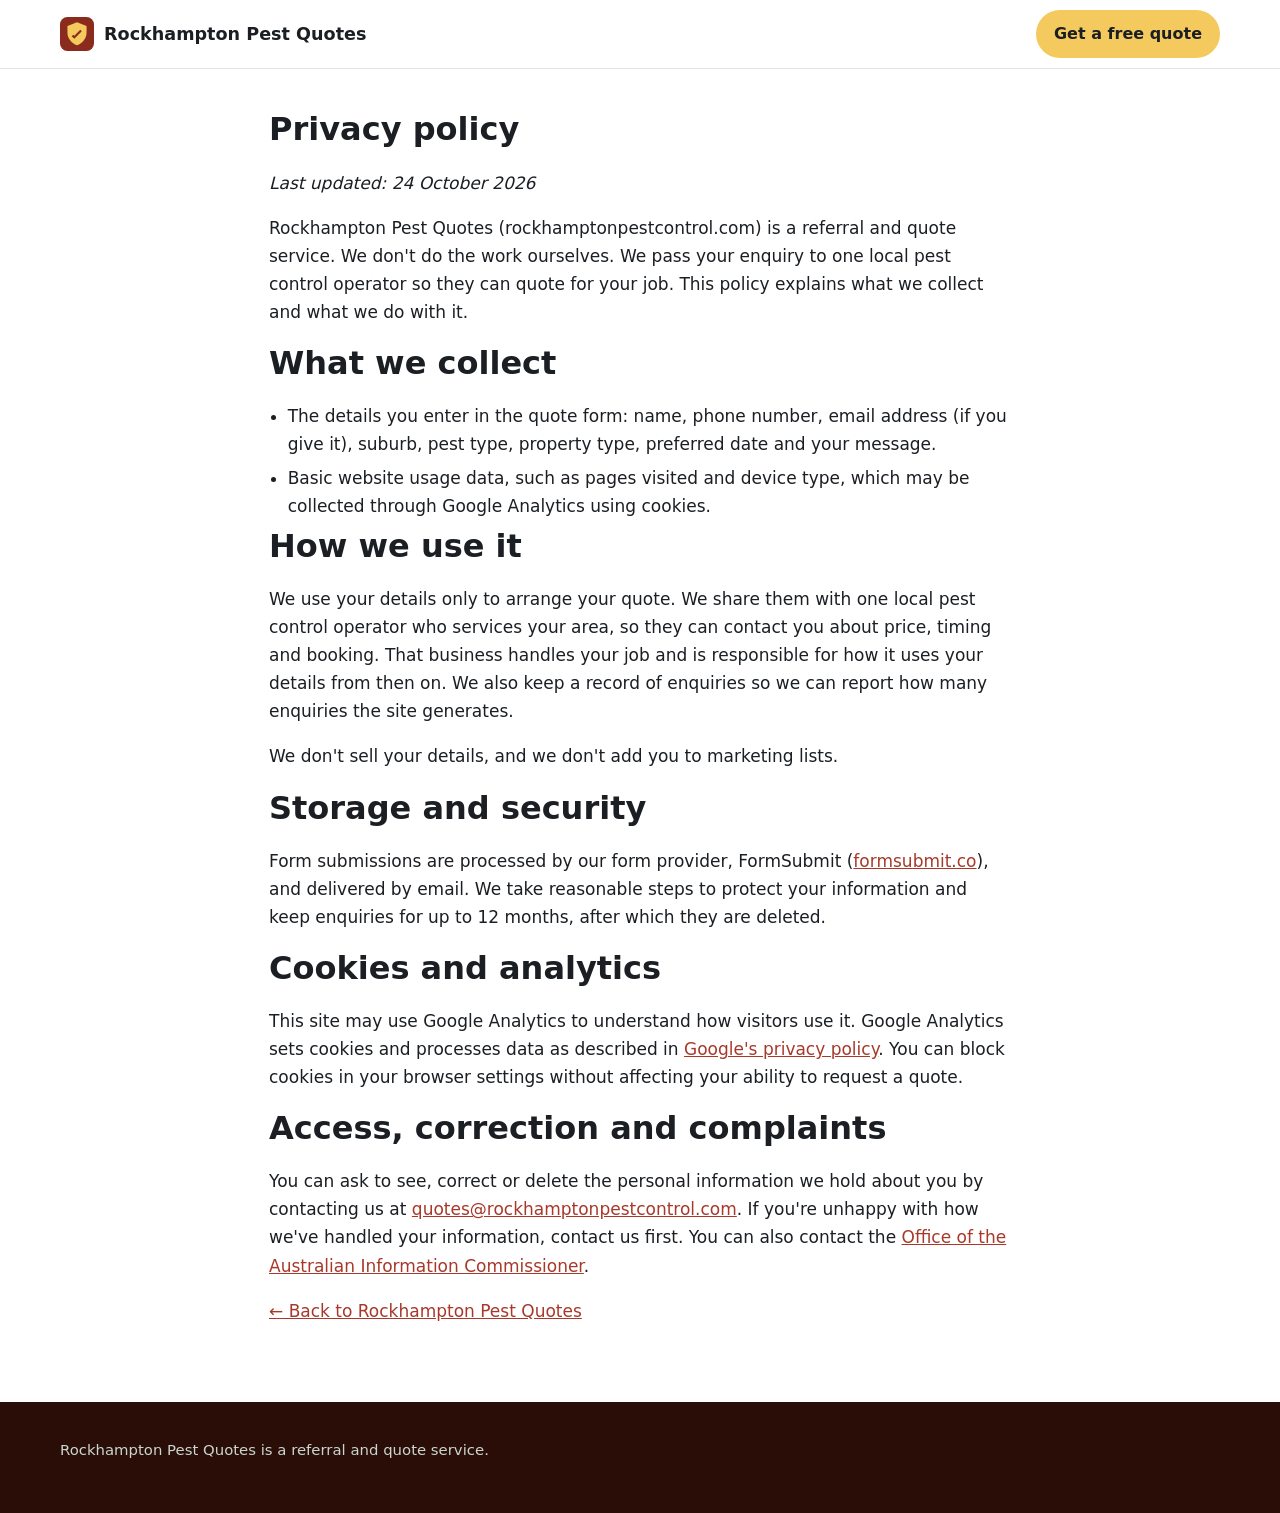
<file: privacy.html>
<!doctype html>
<html lang="en-AU">
<head>
<meta charset="utf-8">
<meta name="viewport" content="width=device-width, initial-scale=1">
<title>Privacy Policy | Rockhampton Pest Quotes</title>
<meta name="description" content="How Rockhampton Pest Quotes collects, uses and shares the details you send when you request a quote.">
<link rel="canonical" href="https://rockhamptonpestcontrol.com/privacy.html">
<link rel="icon" href="favicon.svg" type="image/svg+xml">
<link rel="stylesheet" href="styles.css">
<!-- Google tag (gtag.js) -->
<script async src="https://www.googletagmanager.com/gtag/js?id=G-4VEBL5G1DB"></script>
<script>
  window.dataLayer = window.dataLayer || [];
  function gtag(){dataLayer.push(arguments);}
  gtag('js', new Date());
  gtag('config', 'G-4VEBL5G1DB');
</script>
</head>
<body>
<a class="skip-link" href="#main">Skip to content</a>
<header class="site-header">
  <div class="wrap">
    <a class="brand" href="/" aria-label="Rockhampton Pest Quotes home">
      <svg viewBox="0 0 64 64" aria-hidden="true"><rect width="64" height="64" rx="14" fill="#8a2b1d"/><path d="M32 10 14 17v12c0 11 7.6 20.5 18 24 10.4-3.5 18-13 18-24V17z" fill="#f4c95d"/><path d="M27 41l-5-5 2.8-2.8L27 35.4l11.2-11.2L41 27z" fill="#8a2b1d"/></svg>
      Rockhampton Pest Quotes
    </a>
    <a class="btn btn-call header-call" href="/#quote">Get a free quote</a>
  </div>
</header>
<main id="main" class="legal">
  <h1>Privacy policy</h1>
  <p><em>Last updated: 24 October 2026</em></p>
  <p>Rockhampton Pest Quotes (rockhamptonpestcontrol.com) is a referral and quote service. We don't do the work ourselves. We pass your enquiry to one local pest control operator so they can quote for your job. This policy explains what we collect and what we do with it.</p>
  <h2>What we collect</h2>
  <ul class="clean">
    <li>The details you enter in the quote form: name, phone number, email address (if you give it), suburb, pest type, property type, preferred date and your message.</li>
    <li>Basic website usage data, such as pages visited and device type, which may be collected through Google Analytics using cookies.</li>
  </ul>
  <h2>How we use it</h2>
  <p>We use your details only to arrange your quote. We share them with one local pest control operator who services your area, so they can contact you about price, timing and booking. That business handles your job and is responsible for how it uses your details from then on. We also keep a record of enquiries so we can report how many enquiries the site generates.</p>
  <p>We don't sell your details, and we don't add you to marketing lists.</p>
  <h2>Storage and security</h2>
  <p>Form submissions are processed by our form provider, FormSubmit (<a href="https://formsubmit.co/" rel="noopener">formsubmit.co</a>), and delivered by email. We take reasonable steps to protect your information and keep enquiries for up to 12 months, after which they are deleted.</p>
  <h2>Cookies and analytics</h2>
  <p>This site may use Google Analytics to understand how visitors use it. Google Analytics sets cookies and processes data as described in <a href="https://policies.google.com/privacy" rel="noopener">Google's privacy policy</a>. You can block cookies in your browser settings without affecting your ability to request a quote.</p>
  <h2>Access, correction and complaints</h2>
  <p>You can ask to see, correct or delete the personal information we hold about you by contacting us at <a href="mailto:quotes@rockhamptonpestcontrol.com">quotes@rockhamptonpestcontrol.com</a>. If you're unhappy with how we've handled your information, contact us first. You can also contact the <a href="https://www.oaic.gov.au/" rel="noopener">Office of the Australian Information Commissioner</a>.</p>
  <p><a href="/">&larr; Back to Rockhampton Pest Quotes</a></p>
</main>
<footer class="site-footer"><div class="wrap"><p>Rockhampton Pest Quotes is a referral and quote service.</p></div></footer>
</body>
</html>
</file>
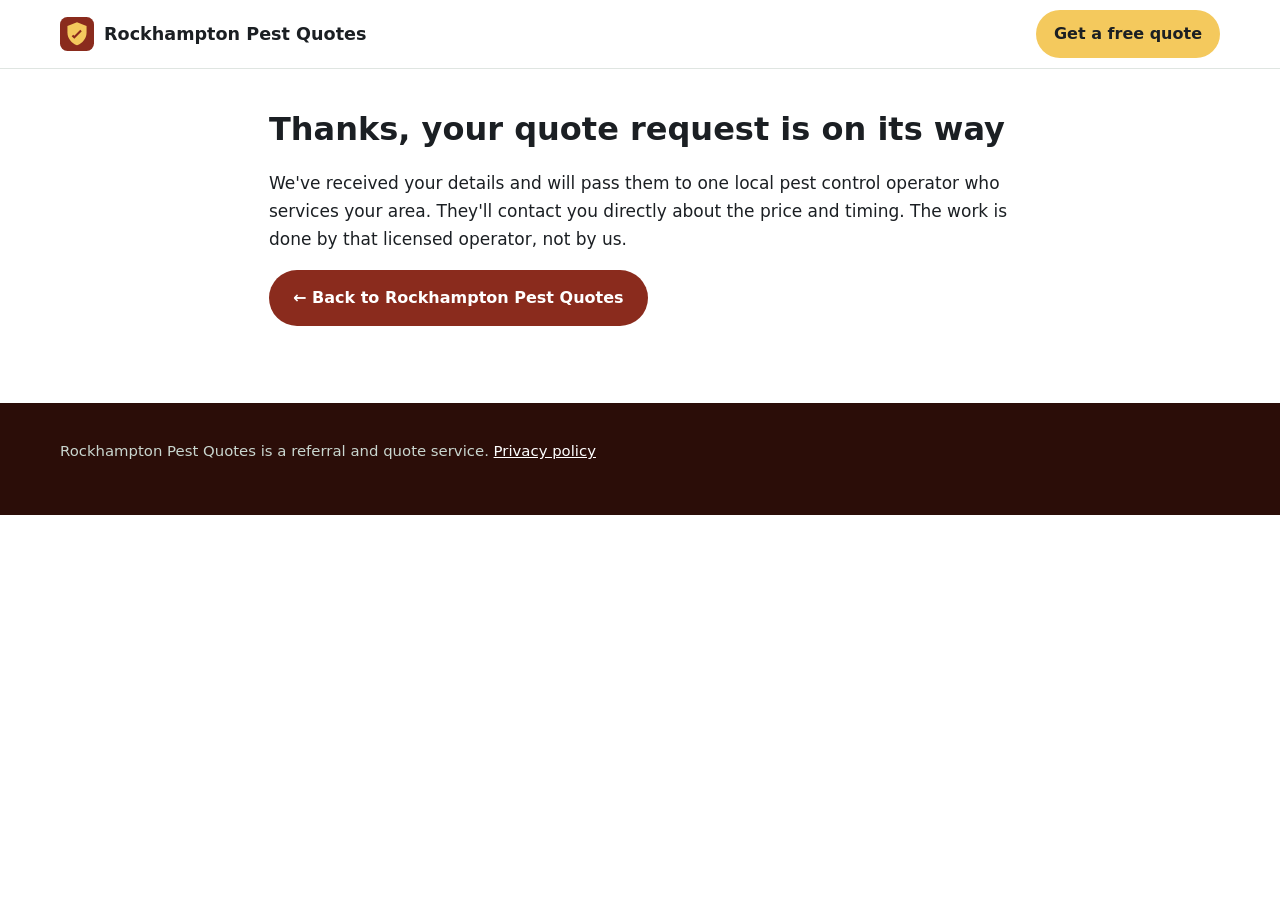
<file: thanks.html>
<!doctype html>
<html lang="en-AU">
<head>
<meta charset="utf-8">
<meta name="viewport" content="width=device-width, initial-scale=1">
<title>Thanks, we've got your quote request | Rockhampton Pest Quotes</title>
<meta name="robots" content="noindex, nofollow">
<link rel="icon" href="favicon.svg" type="image/svg+xml">
<link rel="stylesheet" href="styles.css">
<!-- Google tag (gtag.js) -->
<script async src="https://www.googletagmanager.com/gtag/js?id=G-4VEBL5G1DB"></script>
<script>
  window.dataLayer = window.dataLayer || [];
  function gtag(){dataLayer.push(arguments);}
  gtag('js', new Date());
  gtag('config', 'G-4VEBL5G1DB');
</script>
<script>/*rws-lead-v2*/(function(){var fired=false;function fire(){if(fired)return;if(typeof gtag!=='function'){if(document.readyState!=='complete')setTimeout(fire,50);return;}var tok=null,done=null,ref='',qid=false;try{tok=sessionStorage.getItem('rws_lead_token');done=sessionStorage.getItem('rws_lead_done');}catch(e){}ref=document.referrer||'';try{qid=/(?:^|[?&])lead=1(?:&|$)/.test(location.search);}catch(e){}var via=!!(qid||tok||/formsubmit[.]co/i.test(ref));if(tok&&tok===done)return;if(!via&&(done==='direct'||done==='redirect'))return;fired=true;var flow=tok?'form':(via?'redirect':'direct');gtag('event','generate_lead',{form_name:'pest_control_quote',lead_source:'rockhamptonpestcontrol.com',lead_flow:flow,page_referrer:ref,transport_type:'beacon',send_to:'G-4VEBL5G1DB'});try{sessionStorage.setItem('rws_lead_done',tok||(flow==='direct'?'direct':'redirect'));}catch(e){}}if(document.readyState==='complete')fire();else window.addEventListener('load',fire);})();</script>
</head>
<body>
<a class="skip-link" href="#main">Skip to content</a>
<header class="site-header">
  <div class="wrap">
    <a class="brand" href="/" aria-label="Rockhampton Pest Quotes home">
      <svg viewBox="0 0 64 64" aria-hidden="true"><rect width="64" height="64" rx="14" fill="#8a2b1d"/><path d="M32 10 14 17v12c0 11 7.6 20.5 18 24 10.4-3.5 18-13 18-24V17z" fill="#f4c95d"/><path d="M27 41l-5-5 2.8-2.8L27 35.4l11.2-11.2L41 27z" fill="#8a2b1d"/></svg>
      Rockhampton Pest Quotes
    </a>
    <a class="btn btn-call header-call" href="/#quote">Get a free quote</a>
  </div>
</header>
<main id="main" class="legal">
  <h1>Thanks, your quote request is on its way</h1>
  <p>We've received your details and will pass them to one local pest control operator who services your area. They'll contact you directly about the price and timing. The work is done by that licensed operator, not by us.</p>
  <p><a class="btn btn-primary" href="/">&larr; Back to Rockhampton Pest Quotes</a></p>
</main>
<footer class="site-footer"><div class="wrap"><p>Rockhampton Pest Quotes is a referral and quote service. <a href="privacy.html">Privacy policy</a></p></div></footer>
</body>
</html>
</file>
<file: styles.css>
:root{
  --green:#8a2b1d;--green-2:#a8392a;--yellow:#f4c95d;--ink:#1b1f23;--muted:#555e66;
  --bg:#ffffff;--soft:#f4f7f5;--line:#dfe5e1;--radius:14px;--max:1200px;
}
*{box-sizing:border-box}
html{scroll-behavior:smooth}
body{margin:0;font-family:system-ui,-apple-system,"Segoe UI",Roboto,Arial,sans-serif;color:var(--ink);background:var(--bg);line-height:1.65;font-size:17px;padding-bottom:72px}
@media(min-width:800px){body{padding-bottom:0}}
img,svg{max-width:100%}
a{color:var(--green-2)}
a:focus-visible,button:focus-visible,input:focus-visible,select:focus-visible,textarea:focus-visible{outline:3px solid var(--yellow);outline-offset:2px}
.wrap{max-width:var(--max);margin:0 auto;padding:0 20px}
.skip-link{position:absolute;left:-999px;top:0;background:#fff;padding:8px 12px;z-index:100}
.skip-link:focus{left:8px}
h1,h2,h3{line-height:1.25;margin:0 0 .6em}
h1{font-size:clamp(1.9rem,4.5vw,2.9rem)}
h2{font-size:clamp(1.5rem,3vw,2rem);margin-top:0}
h3{font-size:1.15rem}
p{margin:0 0 1em}

/* header */
.site-header{background:#fff;border-bottom:1px solid var(--line);position:sticky;top:0;z-index:50}
.site-header .wrap{display:flex;align-items:center;justify-content:space-between;gap:16px;padding-top:10px;padding-bottom:10px}
.brand{display:flex;align-items:center;gap:10px;font-weight:800;color:var(--ink);text-decoration:none;font-size:1.1rem}
.brand svg{width:34px;height:34px}
.nav{display:none;gap:18px}
.nav a{color:var(--ink);text-decoration:none;font-weight:600;font-size:.95rem}
.nav a:hover{color:var(--green-2)}
@media(min-width:900px){.nav{display:flex}}

/* buttons */
.btn{display:inline-flex;align-items:center;justify-content:center;gap:8px;font-weight:700;border-radius:999px;padding:13px 22px;text-decoration:none;border:2px solid transparent;cursor:pointer;font-size:1rem}
.btn svg{width:20px;height:20px}
.btn-call{background:var(--yellow);color:#1b1f23}
.btn-call:hover{background:#f4c95d}
.btn-ghost{background:transparent;color:#fff;border-color:rgba(255,255,255,.7)}
.btn-ghost:hover{background:rgba(255,255,255,.12)}
.btn-primary{background:var(--green);color:#fff}
.btn-primary:hover{background:var(--green-2)}
.header-call{display:none}
@media(min-width:600px){.header-call{display:inline-flex;padding:9px 16px}}

/* hero */
.hero{background:linear-gradient(135deg,#8a2b1d 0%,#a8392a 60%,#a8392a 100%);color:#fff;padding:48px 0 56px}
.hero .wrap{display:grid;gap:32px}
@media(min-width:900px){.hero .wrap{grid-template-columns:1.15fr .85fr;align-items:center}}
.hero p.lead{font-size:1.15rem;color:#e6f2ec;max-width:38em}
.hero .ctas{display:flex;flex-wrap:wrap;gap:12px;margin:22px 0 18px}
.ticks{list-style:none;padding:0;margin:0;display:grid;gap:6px;color:#e6f2ec}
.ticks li{display:flex;gap:8px;align-items:flex-start}
.ticks svg{flex:0 0 20px;width:20px;height:20px;margin-top:3px}
.hero-card{background:#fff;color:var(--ink);border-radius:var(--radius);padding:22px;box-shadow:0 12px 30px rgba(0,0,0,.18)}
.hero-card h2{font-size:1.25rem}
.hero-card ol{margin:0;padding-left:1.2em}
.hero-card li{margin-bottom:.5em}

/* sections */
section{padding:56px 0}
section.alt{background:var(--soft)}
.intro{max-width:46em}
.grid{display:grid;gap:18px}
@media(min-width:700px){.grid-2{grid-template-columns:1fr 1fr}.grid-3{grid-template-columns:repeat(3,1fr)}}
.card{background:#fff;border:1px solid var(--line);border-radius:var(--radius);padding:20px}
.card .size{display:inline-block;background:var(--green);color:#fff;font-weight:800;border-radius:8px;padding:3px 10px;margin-bottom:8px}
.icon{width:36px;height:36px;color:var(--green);margin-bottom:6px}

table{width:100%;border-collapse:collapse;background:#fff;border-radius:var(--radius);overflow:hidden;border:1px solid var(--line)}
caption{text-align:left;font-weight:700;padding:0 0 10px}
th,td{padding:12px 14px;text-align:left;border-bottom:1px solid var(--line);vertical-align:top}
th{background:#e9f1ec;font-size:.95rem}
.table-scroll{overflow-x:auto}
.note{font-size:.93rem;color:var(--muted)}
.yes h3{color:var(--green)}
.no h3{color:#b02a37}
ul.clean{padding-left:1.1em;margin:0}
ul.clean li{margin-bottom:.35em}

.areas{display:flex;flex-wrap:wrap;gap:8px;list-style:none;padding:0;margin:0 0 1em}
.areas li{background:#fff;border:1px solid var(--line);border-radius:999px;padding:6px 14px;font-size:.95rem}

/* faq */
details{background:#fff;border:1px solid var(--line);border-radius:var(--radius);padding:4px 18px;margin-bottom:10px}
summary{cursor:pointer;font-weight:700;padding:12px 0;list-style:none}
summary::-webkit-details-marker{display:none}
summary::after{content:"+";float:right;font-size:1.3rem;line-height:1;color:var(--green)}
details[open] summary::after{content:"–"}

/* form */
.quote{background:var(--green);color:#fff}
.quote .wrap{display:grid;gap:28px}
@media(min-width:900px){.quote .wrap{grid-template-columns:.8fr 1.2fr}}
.quote p{color:#e6f2ec}
form.quote-form{background:#fff;color:var(--ink);border-radius:var(--radius);padding:22px;display:grid;gap:14px}
@media(min-width:600px){form.quote-form{grid-template-columns:1fr 1fr}.full{grid-column:1/-1}}
label{display:block;font-weight:600;font-size:.95rem;margin-bottom:4px}
input,select,textarea{width:100%;font:inherit;padding:11px 12px;border:1.5px solid #b8c4bd;border-radius:10px;background:#fff;color:var(--ink)}
textarea{min-height:110px;resize:vertical}
.req{color:#b02a37}
.consent{font-size:.88rem;color:var(--muted)}

/* footer */
.site-footer{background:#2b0d08;color:#c9d6cf;padding:36px 0;font-size:.93rem}
.site-footer a{color:#fff}
.site-footer .wrap{display:grid;gap:10px}

/* sticky mobile call bar */
.mobile-call{position:fixed;left:0;right:0;bottom:0;z-index:60;display:flex;gap:8px;padding:10px 12px;background:#fff;border-top:1px solid var(--line);box-shadow:0 -6px 18px rgba(0,0,0,.08)}
.mobile-call .btn{flex:1;padding:12px 10px}
@media(min-width:800px){.mobile-call{display:none}}

.legal{max-width:46em;padding:40px 20px 60px;margin:0 auto}
.legal h1{font-size:2rem}

/* images */
.about-grid{display:grid;gap:28px;align-items:center}
@media(min-width:900px){.about-grid{grid-template-columns:1.2fr .8fr}}
figure{margin:0}
.photo img{width:100%;height:auto;display:block;border-radius:var(--radius)}
.photo figcaption,.size-figs figcaption{font-size:.85rem;color:var(--muted);margin-top:6px}
.local-photo{max-width:720px;margin-top:8px}
.size-figs{display:grid;gap:14px;margin:6px 0 10px;grid-template-columns:1fr}
@media(min-width:600px){.size-figs{grid-template-columns:1fr 1fr}}
.size-figs img{width:100%;height:auto;display:block;border-radius:10px;border:1px solid var(--line);background:#f4f7f5}
.size-figs figcaption{font-weight:700;color:var(--ink)}
.credits{font-size:.8rem;color:#9fb3a8}

/* banner hero */
.hero{position:relative;overflow:hidden;background:#2b0d08;padding:56px 0 64px}
.hero-bg,.hero-bg img{position:absolute;inset:0;width:100%;height:100%}
.hero-bg img{object-fit:cover;object-position:center 40%;filter:brightness(1.08)}
.hero::before{content:"";position:absolute;inset:0;z-index:1;background:linear-gradient(90deg,rgba(8,24,16,.58) 0%,rgba(8,24,16,.36) 45%,rgba(8,24,16,.14) 100%)}
.hero .wrap.hero-grid{position:relative;z-index:2;display:grid;gap:32px;align-items:center}
@media(min-width:960px){.hero .wrap.hero-grid{grid-template-columns:1.05fr .95fr;gap:48px}.hero{padding:72px 0 80px}}
.hero h1{text-shadow:0 2px 4px rgba(0,0,0,.45),0 4px 22px rgba(0,0,0,.45)}
.hero .lead,.hero .updated{text-shadow:0 1px 3px rgba(0,0,0,.6)}
.hero-copy .ticks{margin:6px 0 20px}
.hero-copy .ctas{margin:0}
.hero-form-card{background:#fff;color:var(--ink);border-radius:var(--radius);padding:24px;box-shadow:0 18px 40px rgba(0,0,0,.35);scroll-margin-top:80px}
.hero-form-card h2{font-size:1.45rem;margin-bottom:.3em}
.hero-form-card .form-intro{color:var(--muted);font-size:.95rem;margin-bottom:12px}
.hero-form-card form.quote-form{padding:0;box-shadow:none;border-radius:0;gap:12px}
.hero-form-card input,.hero-form-card select,.hero-form-card textarea{padding:9px 11px}
.hero-form-card textarea{min-height:72px}
.hero-form-card .consent{margin:10px 0 0}
.photo-credit{position:absolute;right:10px;bottom:6px;z-index:2;margin:0;font-size:.72rem;color:rgba(255,255,255,.8)}
.photo-credit a{color:#fff}
.how-card{background:#fff;color:var(--ink);border-radius:var(--radius);padding:22px}
.how-card ol{margin:0;padding-left:1.2em}.how-card li{margin-bottom:.5em}

/* v2 */
.hero .lead{color:#fff}
.updated{font-size:.85rem;color:#e6f2ec;margin:14px 0 0}
.updated-dark{font-size:.9rem;color:var(--muted);font-weight:600;margin-top:-.4em}
fieldset{border:0;margin:0;padding:0;min-width:0}
.step{display:grid;gap:12px;grid-template-columns:1fr}
@media(min-width:600px){.step{grid-template-columns:1fr 1fr}}
.step-label{font-size:.8rem;font-weight:700;text-transform:uppercase;letter-spacing:.04em;color:var(--green-2);margin-bottom:6px;padding:0}
.step-2{margin-top:16px}
.js .is-step-1 .step-2{display:none}
.js .is-step-2 .step-1{display:none}
.js .is-step-2 .step-2{margin-top:0}
.js-only{display:none}
.js .js-only{display:block}
.js .step2-actions .js-only{display:inline-block}
.other-wrap{display:none}.other-wrap.show{display:block}
html:not(.js) .other-wrap{display:block}
.btn-block{width:100%}
.btn-link{background:none;border:0;color:var(--green-2);font:inherit;font-weight:600;cursor:pointer;margin-left:14px;text-decoration:underline}
.microcopy{font-size:.86rem;color:var(--muted);margin:0}
.form-error{color:#b02a37;font-weight:600;font-size:.9rem;margin:0}
[aria-invalid="true"]{border-color:#b02a37}
.hero-form-card .quote-form{display:block}
.trust{background:#2b0d08;color:#e6f2ec;padding:16px 0}
.trust-list{list-style:none;margin:0 auto;display:grid;gap:10px 24px;grid-template-columns:1fr}
@media(min-width:700px){.trust-list{grid-template-columns:1fr 1fr}}
@media(min-width:1000px){.trust-list{grid-template-columns:repeat(4,1fr)}}
.trust-list li{display:flex;gap:8px;align-items:flex-start;font-size:.95rem}
.trust-list svg{flex:0 0 20px;width:20px;height:20px;color:var(--yellow);margin-top:3px}
.trust-list strong{color:#fff}
ol.steps{list-style:none;padding:0;margin:0 0 16px}
.step-num{display:inline-grid;place-items:center;width:34px;height:34px;border-radius:50%;background:var(--yellow);color:#1b1f23;font-weight:800;margin-bottom:8px}
.equiv{font-weight:700;color:var(--green-2);margin:-.2em 0 .5em}
.price-table td{white-space:nowrap}
.area-groups{display:grid;gap:8px 28px;margin-bottom:12px}
@media(min-width:800px){.area-groups{grid-template-columns:1fr 1fr}}
.area-group h3{font-size:1rem;margin:10px 0 8px}
/* photo cards */
.photo-cards{display:grid;gap:20px;grid-template-columns:1fr;margin:10px 0 28px}
@media(min-width:620px){.photo-cards{grid-template-columns:1fr 1fr}}
@media(min-width:1000px){.photo-cards{grid-template-columns:repeat(4,1fr)}}
.photo-card{position:relative;display:flex;flex-direction:column;background:#fff;border:1px solid var(--line);border-radius:var(--radius);overflow:hidden;text-decoration:none;color:var(--ink);box-shadow:0 6px 18px rgba(0,0,0,.06);transition:transform .15s,box-shadow .15s}
.photo-card:hover{transform:translateY(-2px);box-shadow:0 10px 24px rgba(0,0,0,.1)}
.pc-img{display:block;aspect-ratio:4/3;overflow:hidden;background:#f4f7f5}
.pc-img img{width:100%;height:100%;object-fit:cover;display:block}
.pc-svg img{object-fit:contain;padding:12px}
.pc-icon{position:absolute;left:18px;top:-26px;width:52px;height:52px;border-radius:50%;background:var(--yellow);color:#2b0d08;display:grid;place-items:center;border:4px solid #fff;box-shadow:0 4px 10px rgba(0,0,0,.15)}
.pc-icon svg{width:24px;height:24px}
.pc-body{position:relative;display:block;padding:34px 18px 18px}
.pc-title{display:block;font-size:1.1rem;margin-bottom:6px}
.pc-text{display:block;font-size:.95rem;color:var(--muted)}
.more-jobs h3{margin-bottom:.4em}
/* truck band */
.band-wrap{padding:8px 0 48px}
.truck-band{position:relative;border-radius:var(--radius);overflow:hidden;min-height:260px;display:flex;align-items:flex-end}
.truck-band img{position:absolute;inset:0;width:100%;height:100%;object-fit:cover;object-position:center 60%}
.truck-band::after{content:"";position:absolute;inset:0;background:linear-gradient(90deg,rgba(8,24,16,.72) 0%,rgba(8,24,16,.35) 55%,rgba(8,24,16,0) 100%)}
.band-text{position:relative;z-index:1;padding:28px;max-width:560px}
.band-line{color:#fff;font-size:clamp(1.4rem,3vw,2rem);font-weight:800;line-height:1.2;margin:0 0 16px;text-shadow:0 2px 8px rgba(0,0,0,.4)}
@media(min-width:900px){.truck-band{min-height:420px;align-items:center}.band-text{padding:44px}}
.closing-inner{display:grid;gap:12px;align-items:center}
@media(min-width:900px){.quote .wrap.closing-inner{grid-template-columns:1fr auto}}
.closing-grid{display:grid;gap:28px;align-items:center}
@media(min-width:900px){.quote .wrap.closing-grid{grid-template-columns:.9fr 1.1fr}}
.closing-photo img{width:100%;height:auto;display:block;border-radius:var(--radius);box-shadow:0 12px 30px rgba(0,0,0,.25)}

/* How it works step photos */
.step-card{padding:0;overflow:hidden;display:flex;flex-direction:column}
.step-img{display:block;aspect-ratio:3/2;background:#e9efe9}
.step-img img{display:block;width:100%;height:100%;object-fit:cover;border-radius:var(--radius) var(--radius) 0 0}
.step-body{position:relative;padding:30px 20px 20px}
.step-card .step-num{position:absolute;top:-21px;left:20px;width:42px;height:42px;margin:0;font-size:1.1rem;border:3px solid #fff;box-shadow:0 2px 6px rgba(0,0,0,.18)}
.step-card h3{margin-top:0}

/* seo-pages-v1 */
.page-hero{background:var(--green);color:#fff;padding:34px 0 38px}
.page-hero h1{color:#fff;margin-bottom:.4em}
.page-hero .lead{color:#fff;font-size:1.12rem;max-width:44em;margin-bottom:.6em}
.page-hero .updated{color:#e6f2ec;font-size:.9rem;margin:0}
.crumbs{font-size:.9rem;margin-bottom:14px;color:#e6f2ec}
.crumbs ol{list-style:none;padding:0;margin:0;display:flex;flex-wrap:wrap;gap:6px}
.crumbs li+li::before{content:"›";margin-right:6px;opacity:.8}
.crumbs a{color:#fff}
.page-grid{display:grid;gap:36px;padding-top:40px;padding-bottom:48px}
@media(min-width:960px){.page-grid{grid-template-columns:minmax(0,1fr) 380px;align-items:start}.page-aside{position:sticky;top:84px}}
.page-body h2{margin-top:1.4em;font-size:clamp(1.3rem,2.6vw,1.7rem)}
.page-body h2:first-child{margin-top:0}
.page-body figure{margin:0 0 1.4em}
.page-body figure img{width:100%;height:auto;border-radius:var(--radius);display:block}
.page-body figcaption{font-size:.85rem;color:var(--muted);margin-top:6px}
.page-body table{width:100%;border-collapse:collapse;margin:0 0 1.2em}
.page-body th,.page-body td{border:1px solid var(--line);padding:8px 10px;text-align:left;vertical-align:top}
.page-body .callout{background:var(--soft);border-left:4px solid var(--green);padding:14px 16px;border-radius:8px;margin:0 0 1.2em}
.page-body .sources{font-size:.88rem;color:var(--muted)}
.link-list{display:flex;flex-wrap:wrap;gap:10px;list-style:none;padding:0;margin:0 0 1em}
.link-list a{display:inline-block;background:#fff;border:1px solid var(--line);border-radius:999px;padding:7px 15px;text-decoration:none;font-weight:600}
.link-list a:hover{border-color:var(--green)}
.areas a{text-decoration:none;font-weight:600}
.guide-cards{display:grid;gap:16px}
@media(min-width:700px){.guide-cards{grid-template-columns:repeat(3,1fr)}}
.guide-cards a{display:block;background:#fff;border:1px solid var(--line);border-radius:var(--radius);padding:18px;text-decoration:none;color:var(--ink)}
.guide-cards a strong{display:block;color:var(--green-2);font-size:1.08rem;margin-bottom:4px}
.guide-cards a:hover{border-color:var(--green)}
.footer-links{display:flex;flex-wrap:wrap;gap:6px 14px}

/* summary-v1 */
.summary{font-size:1.05rem;font-weight:600;max-width:44em;margin:0 0 .7em}
.hero .summary,.page-hero .summary{color:#fff}

/* site-specific */
.photo-note{font-size:.8rem;color:var(--muted);margin-top:8px}
.disclaimer{background:#fff8e6;border:1px solid #f0d58a;border-radius:var(--radius);padding:16px 18px;font-size:.95rem}

/* summary-v1 */
.summary{font-size:1.05rem;font-weight:600;max-width:44em;margin:0 0 .7em}
.hero .summary,.page-hero .summary{color:#fff}
</file>
